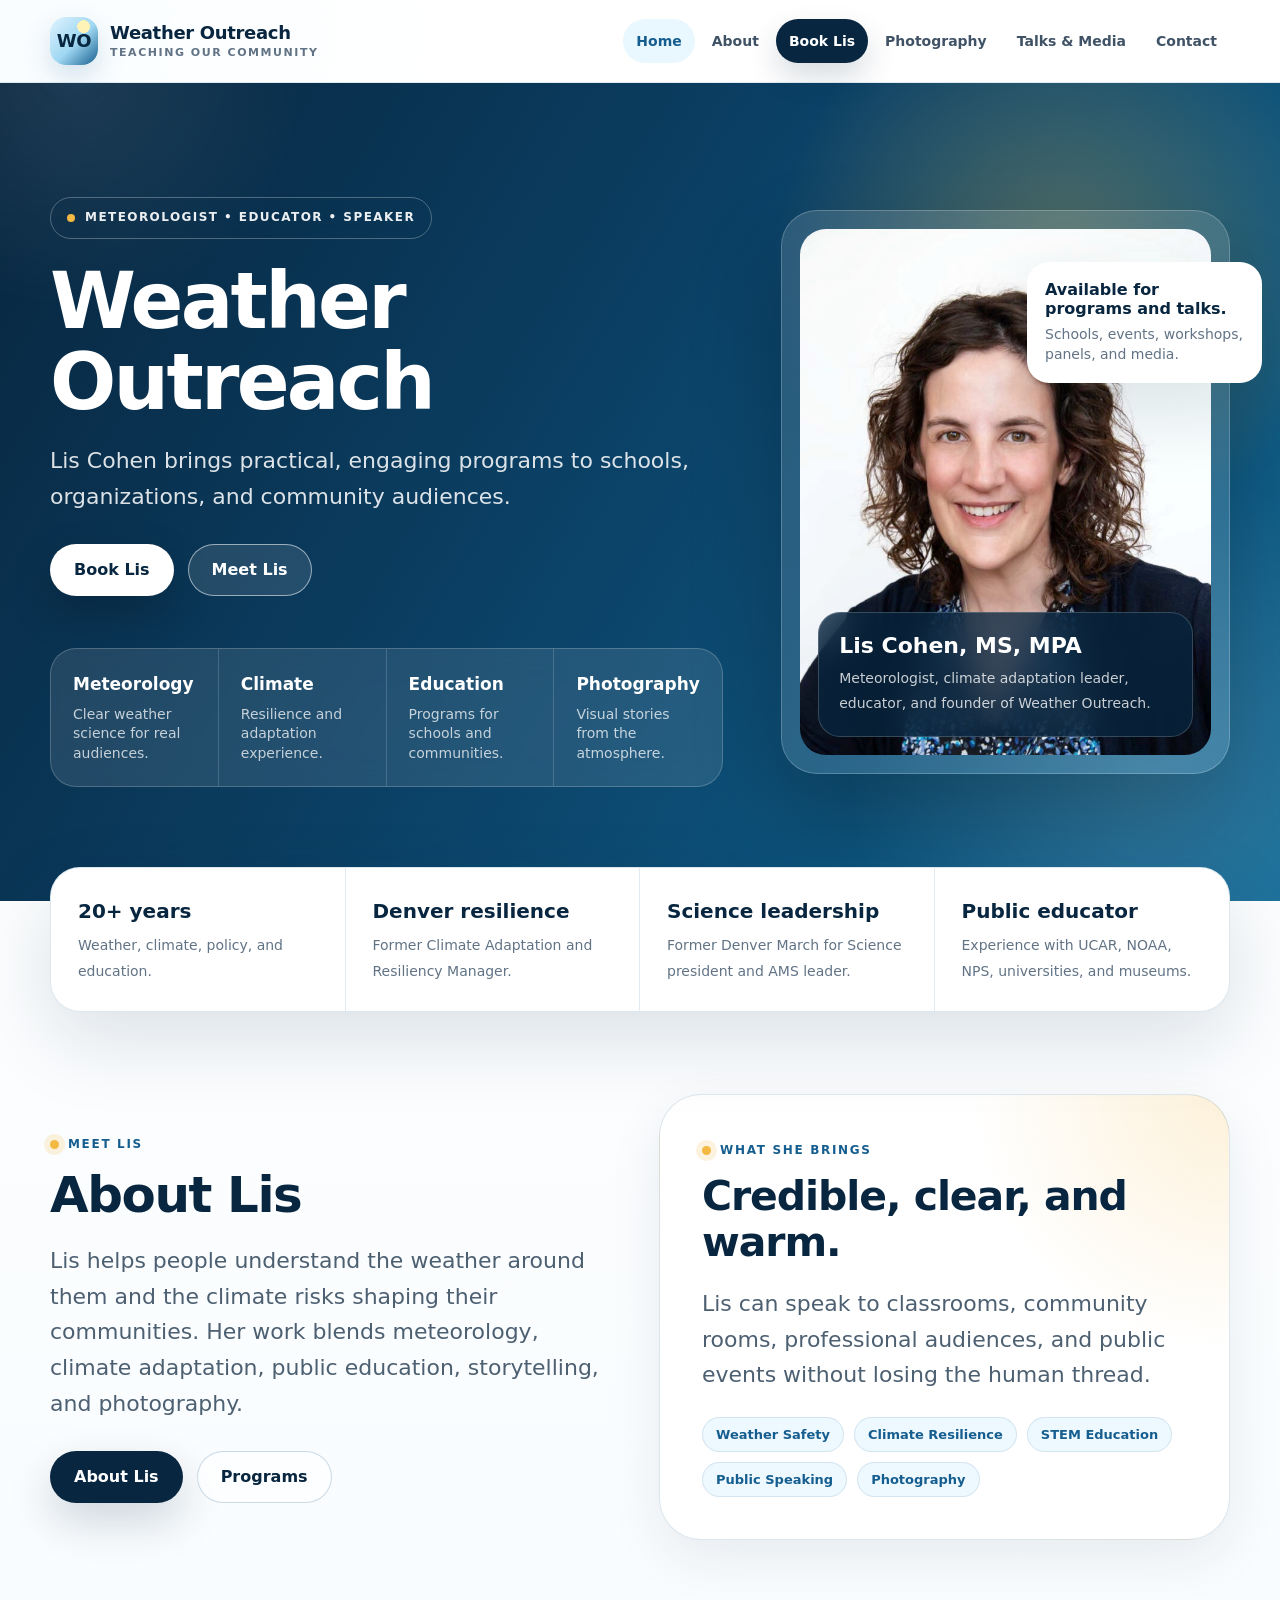
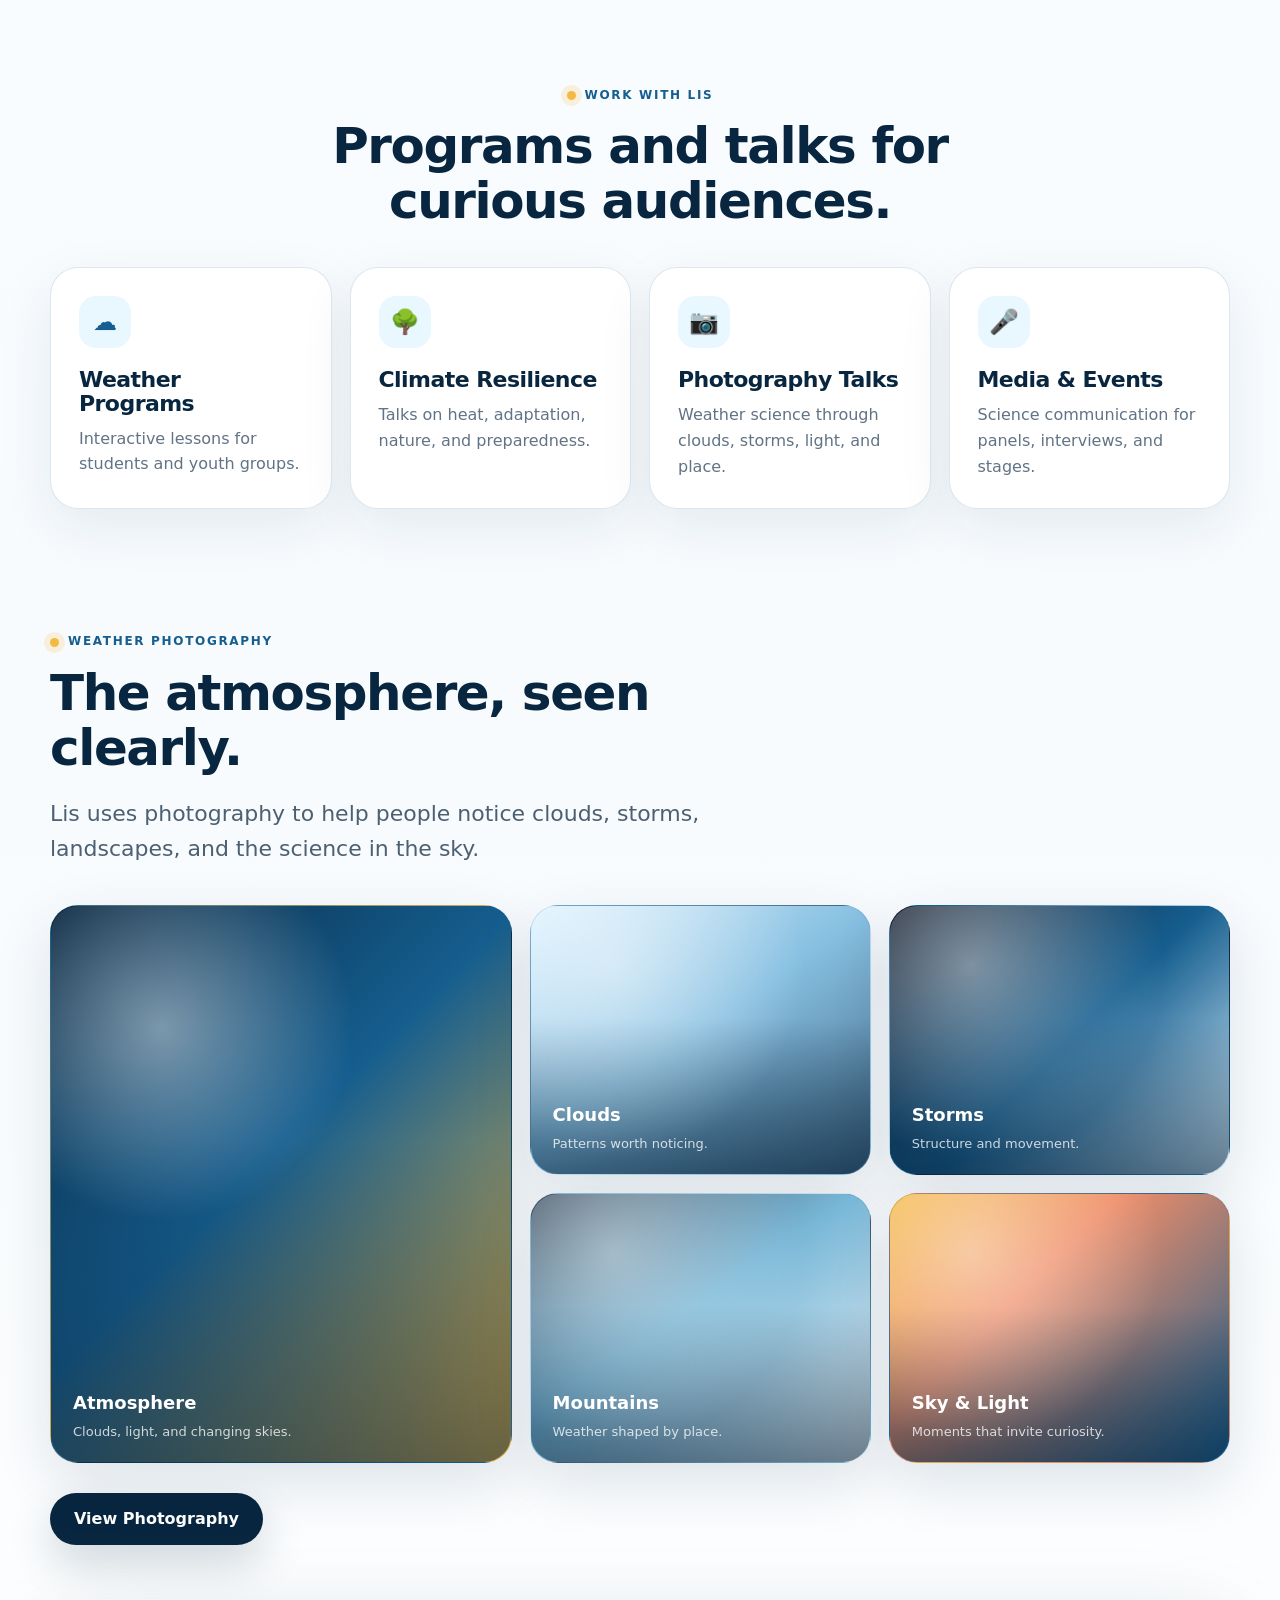
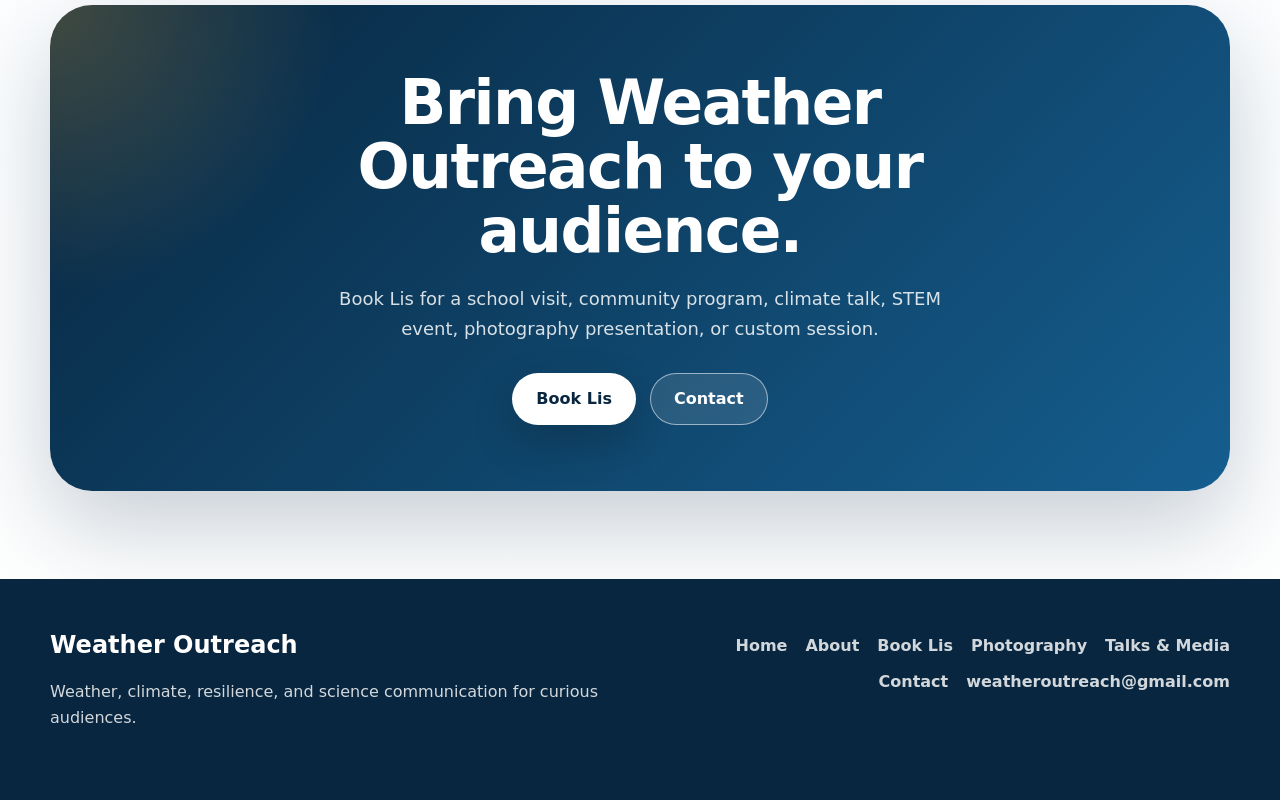
<file: index.html>
<!doctype html>
<html lang="en">
<head>
  <meta charset="utf-8">
  <meta name="viewport" content="width=device-width, initial-scale=1">
  <title>Weather Outreach | Lis Cohen</title>
  <meta name="description" content="Weather Outreach is led by Lis Cohen, MS, MPA: meteorologist, climate adaptation leader, educator, speaker, and weather photographer.">
  <link rel="stylesheet" href="styles.css">
</head>
<body>
  <a class="skip-link" href="#main">Skip to main content</a>

  <header class="site-header">
    <div class="nav-wrap">
      <a class="brand" href="index.html" aria-label="Weather Outreach home">
        <span class="brand-mark">WO</span>
        <span class="brand-text">
          <span class="brand-title">Weather Outreach</span>
          <span class="brand-subtitle">Teaching our community</span>
        </span>
      </a>

      <button class="nav-toggle" type="button" aria-expanded="false" aria-controls="site-nav">Menu</button>

      <nav class="site-nav" id="site-nav" aria-label="Main navigation">
        <a href="index.html" aria-current="page">Home</a>
        <a href="about.html">About</a>
        <a href="booking.html" class="nav-cta">Book Lis</a>
        <a href="photography.html">Photography</a>
        <a href="media.html">Talks & Media</a>
        <a href="contact.html">Contact</a>
      </nav>
    </div>
  </header>

  <main id="main">
    <section class="hero-home">
      <div class="hero-grid">
        <div class="hero-copy reveal">
          <div class="eyebrow"><span class="dot"></span>Meteorologist • Educator • Speaker</div>
          <h1 class="display">Weather Outreach</h1>
          <p class="lead">Lis Cohen brings practical, engaging programs to schools, organizations, and community audiences.</p>
          <div class="button-row">
            <a class="button white" href="booking.html">Book Lis</a>
            <a class="button ghost-white" href="about.html">Meet Lis</a>
          </div>

          <div class="hero-meta">
            <div>
              <strong>Meteorology</strong>
              <span>Clear weather science for real audiences.</span>
            </div>
            <div>
              <strong>Climate</strong>
              <span>Resilience and adaptation experience.</span>
            </div>
            <div>
              <strong>Education</strong>
              <span>Programs for schools and communities.</span>
            </div>
            <div>
              <strong>Photography</strong>
              <span>Visual stories from the atmosphere.</span>
            </div>
          </div>
        </div>

        <div class="hero-media reveal">
          <div class="portrait-card">
            <img src="lis.jpg" alt="Portrait of Lis Cohen" loading="eager">
            <div class="portrait-caption">
              <strong>Lis Cohen, MS, MPA</strong>
              <span>Meteorologist, climate adaptation leader, educator, and founder of Weather Outreach.</span>
            </div>
          </div>
          <div class="float-card">
            <strong>Available for programs and talks.</strong>
            <span>Schools, events, workshops, panels, and media.</span>
          </div>
        </div>
      </div>
    </section>

    <section class="proof-strip" aria-label="Professional highlights">
      <div class="proof-card reveal">
        <div class="proof-item">
          <strong>20+ years</strong>
          <span>Weather, climate, policy, and education.</span>
        </div>
        <div class="proof-item">
          <strong>Denver resilience</strong>
          <span>Former Climate Adaptation and Resiliency Manager.</span>
        </div>
        <div class="proof-item">
          <strong>Science leadership</strong>
          <span>Former Denver March for Science president and AMS leader.</span>
        </div>
        <div class="proof-item">
          <strong>Public educator</strong>
          <span>Experience with UCAR, NOAA, NPS, universities, and museums.</span>
        </div>
      </div>
    </section>

    <section class="section">
      <div class="grid-2">
        <div class="reveal">
          <div class="kicker">Meet Lis</div>
          <h2 class="title">About Lis</h2>
          <p class="lead">Lis helps people understand the weather around them and the climate risks shaping their communities. Her work blends meteorology, climate adaptation, public education, storytelling, and photography.</p>
          <div class="button-row">
            <a class="button primary" href="about.html">About Lis</a>
            <a class="button ghost" href="booking.html">Programs</a>
          </div>
        </div>

        <div class="panel reveal">
          <div class="kicker">What She Brings</div>
          <h3 class="panel-title">Credible, clear, and warm.</h3>
          <p class="lead">Lis can speak to classrooms, community rooms, professional audiences, and public events without losing the human thread.</p>
          <div class="logo-row">
            <span class="logo-pill">Weather Safety</span>
            <span class="logo-pill">Climate Resilience</span>
            <span class="logo-pill">STEM Education</span>
            <span class="logo-pill">Public Speaking</span>
            <span class="logo-pill">Photography</span>
          </div>
        </div>
      </div>
    </section>

    <section class="section compact">
      <div class="section-header center reveal">
        <div class="kicker">Work With Lis</div>
        <h2 class="title">Programs and talks for curious audiences.</h2>
      </div>

      <div class="grid-4">
        <article class="card lift reveal">
          <div class="card-icon">☁️</div>
          <h3>Weather Programs</h3>
          <p>Interactive lessons for students and youth groups.</p>
        </article>

        <article class="card lift reveal">
          <div class="card-icon">🌳</div>
          <h3>Climate Resilience</h3>
          <p>Talks on heat, adaptation, nature, and preparedness.</p>
        </article>

        <article class="card lift reveal">
          <div class="card-icon">📷</div>
          <h3>Photography Talks</h3>
          <p>Weather science through clouds, storms, light, and place.</p>
        </article>

        <article class="card lift reveal">
          <div class="card-icon">🎤</div>
          <h3>Media & Events</h3>
          <p>Science communication for panels, interviews, and stages.</p>
        </article>
      </div>
    </section>

    <section class="section compact">
      <div class="section-header reveal">
        <div class="kicker">Weather Photography</div>
        <h2 class="title">The atmosphere, seen clearly.</h2>
        <p class="lead">Lis uses photography to help people notice clouds, storms, landscapes, and the science in the sky.</p>
      </div>

      <div class="gallery-grid">
        <div class="photo-slot large sky-1 reveal">
          <div class="photo-label"><strong>Atmosphere</strong><span>Clouds, light, and changing skies.</span></div>
        </div>
        <div class="photo-slot sky-2 reveal">
          <div class="photo-label"><strong>Clouds</strong><span>Patterns worth noticing.</span></div>
        </div>
        <div class="photo-slot sky-3 reveal">
          <div class="photo-label"><strong>Storms</strong><span>Structure and movement.</span></div>
        </div>
        <div class="photo-slot sky-4 reveal">
          <div class="photo-label"><strong>Mountains</strong><span>Weather shaped by place.</span></div>
        </div>
        <div class="photo-slot sky-5 reveal">
          <div class="photo-label"><strong>Sky & Light</strong><span>Moments that invite curiosity.</span></div>
        </div>
      </div>

      <div class="button-row">
        <a class="button primary" href="photography.html">View Photography</a>
      </div>
    </section>

    <section class="cta-band reveal">
      <h2>Bring Weather Outreach to your audience.</h2>
      <p>Book Lis for a school visit, community program, climate talk, STEM event, photography presentation, or custom session.</p>
      <div class="button-row">
        <a class="button white" href="booking.html">Book Lis</a>
        <a class="button ghost-white" href="contact.html">Contact</a>
      </div>
    </section>
  </main>

  <footer class="site-footer">
    <div class="footer-wrap">
      <div>
        <h2>Weather Outreach</h2>
        <p>Weather, climate, resilience, and science communication for curious audiences.</p>
      </div>
      <div>
        <div class="footer-links">
          <a href="index.html">Home</a>
          <a href="about.html">About</a>
          <a href="booking.html">Book Lis</a>
          <a href="photography.html">Photography</a>
          <a href="media.html">Talks & Media</a>
          <a href="contact.html">Contact</a>
          <a href="mailto:weatheroutreach@gmail.com">weatheroutreach@gmail.com</a>
        </div>
      </div>
    </div>
  </footer>

  <script src="script.js"></script>
</body>
</html>
</file>
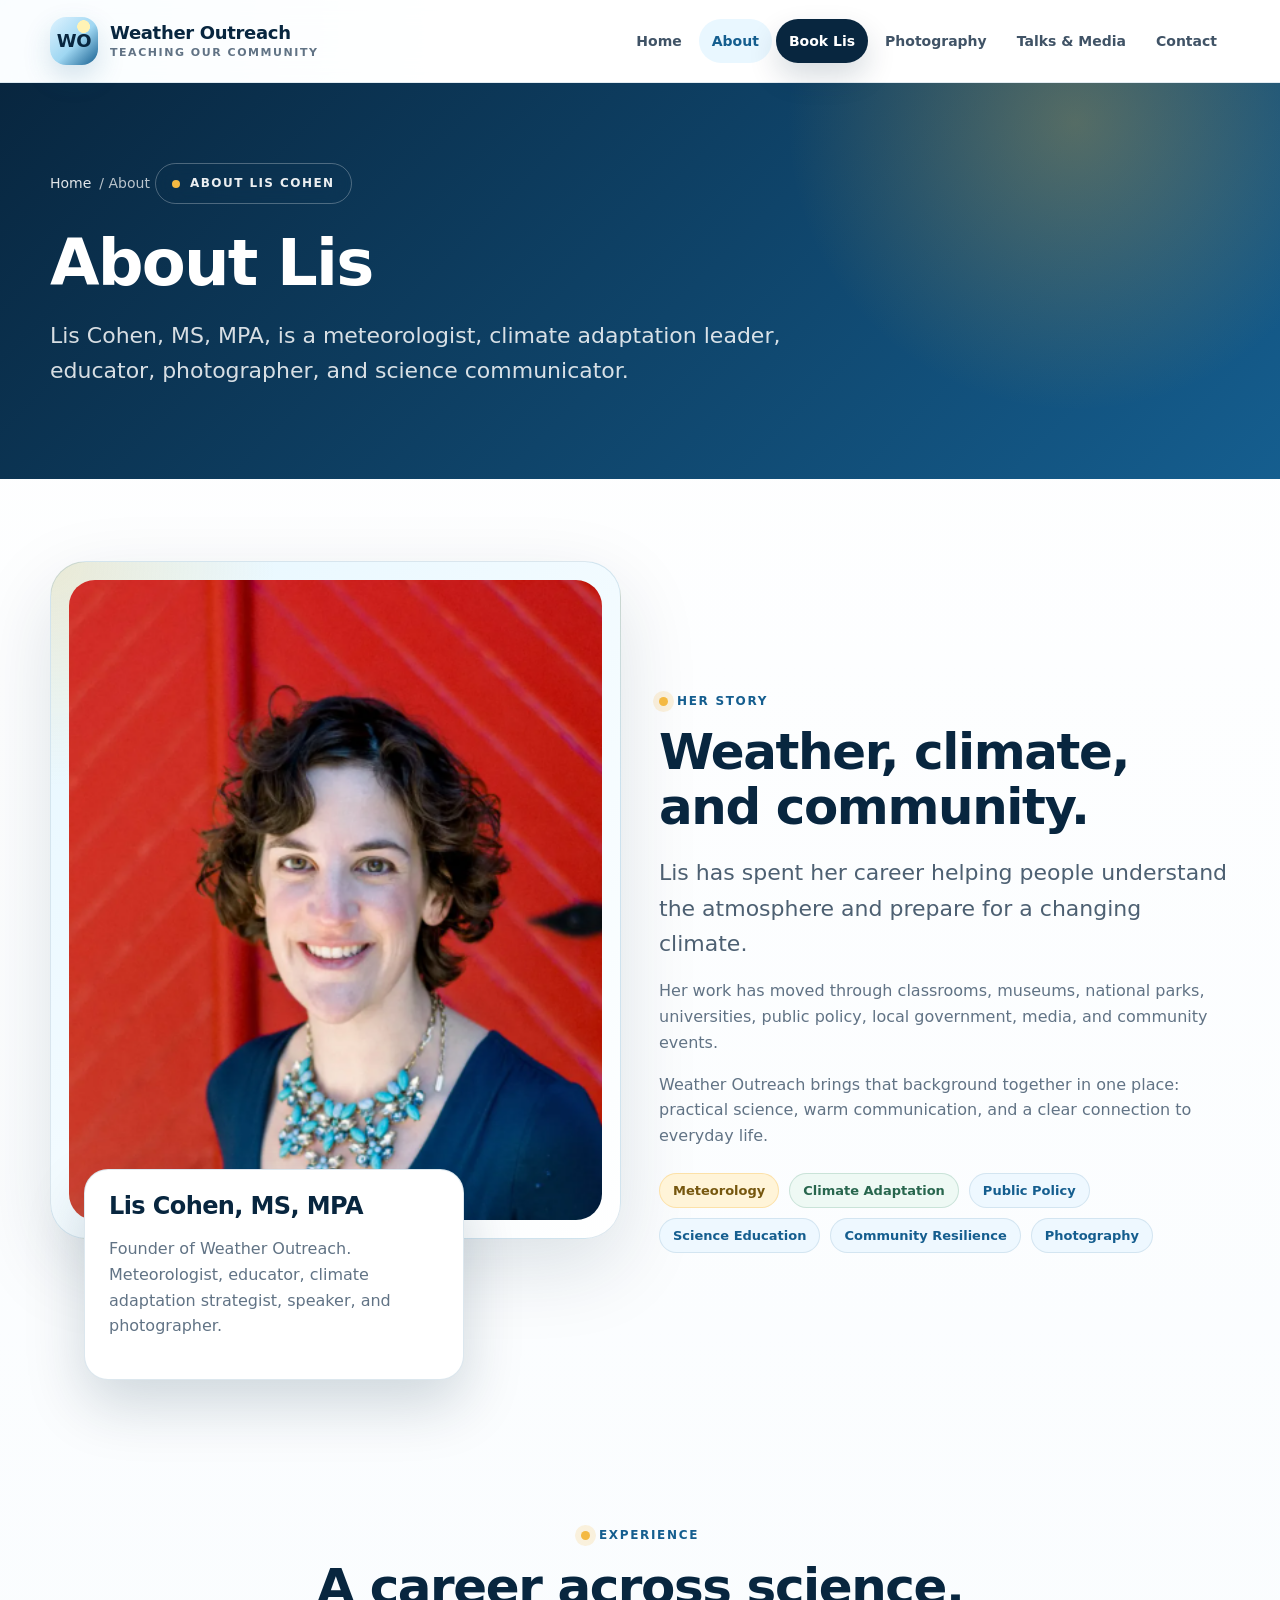
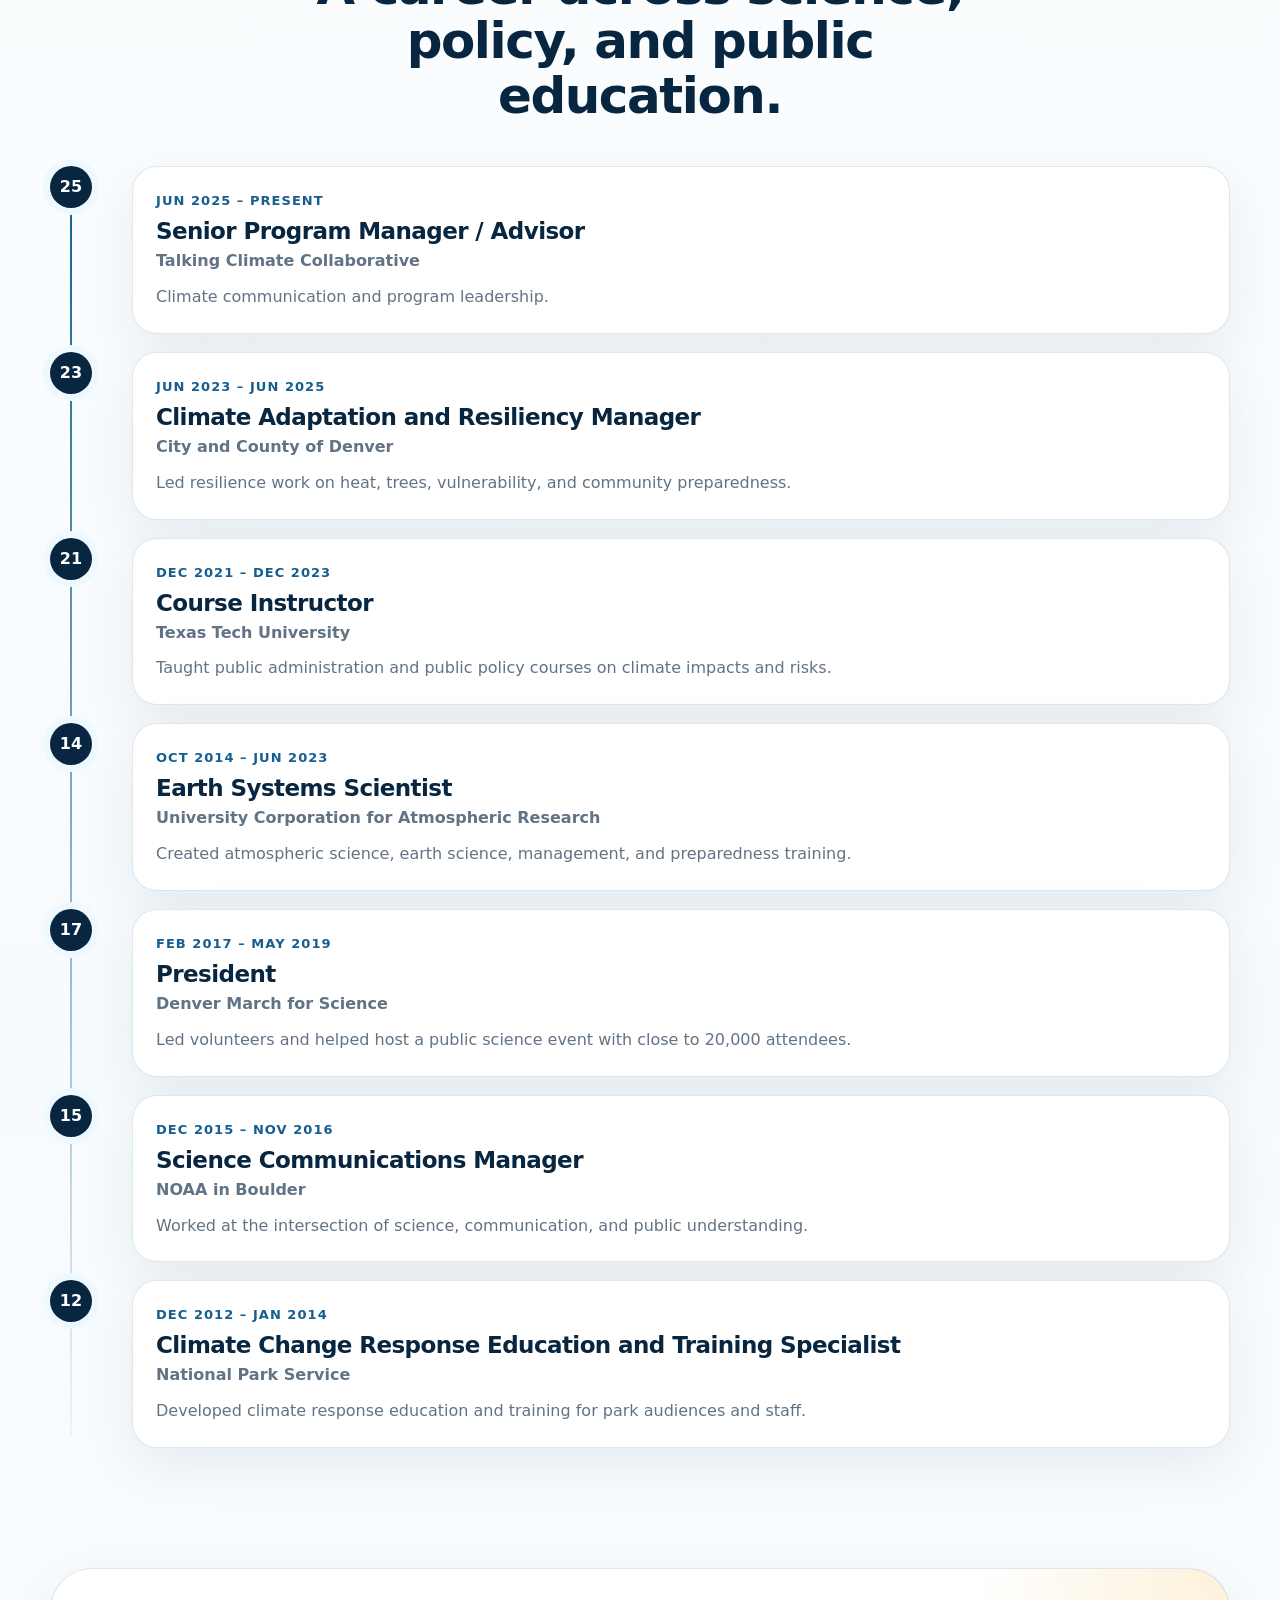
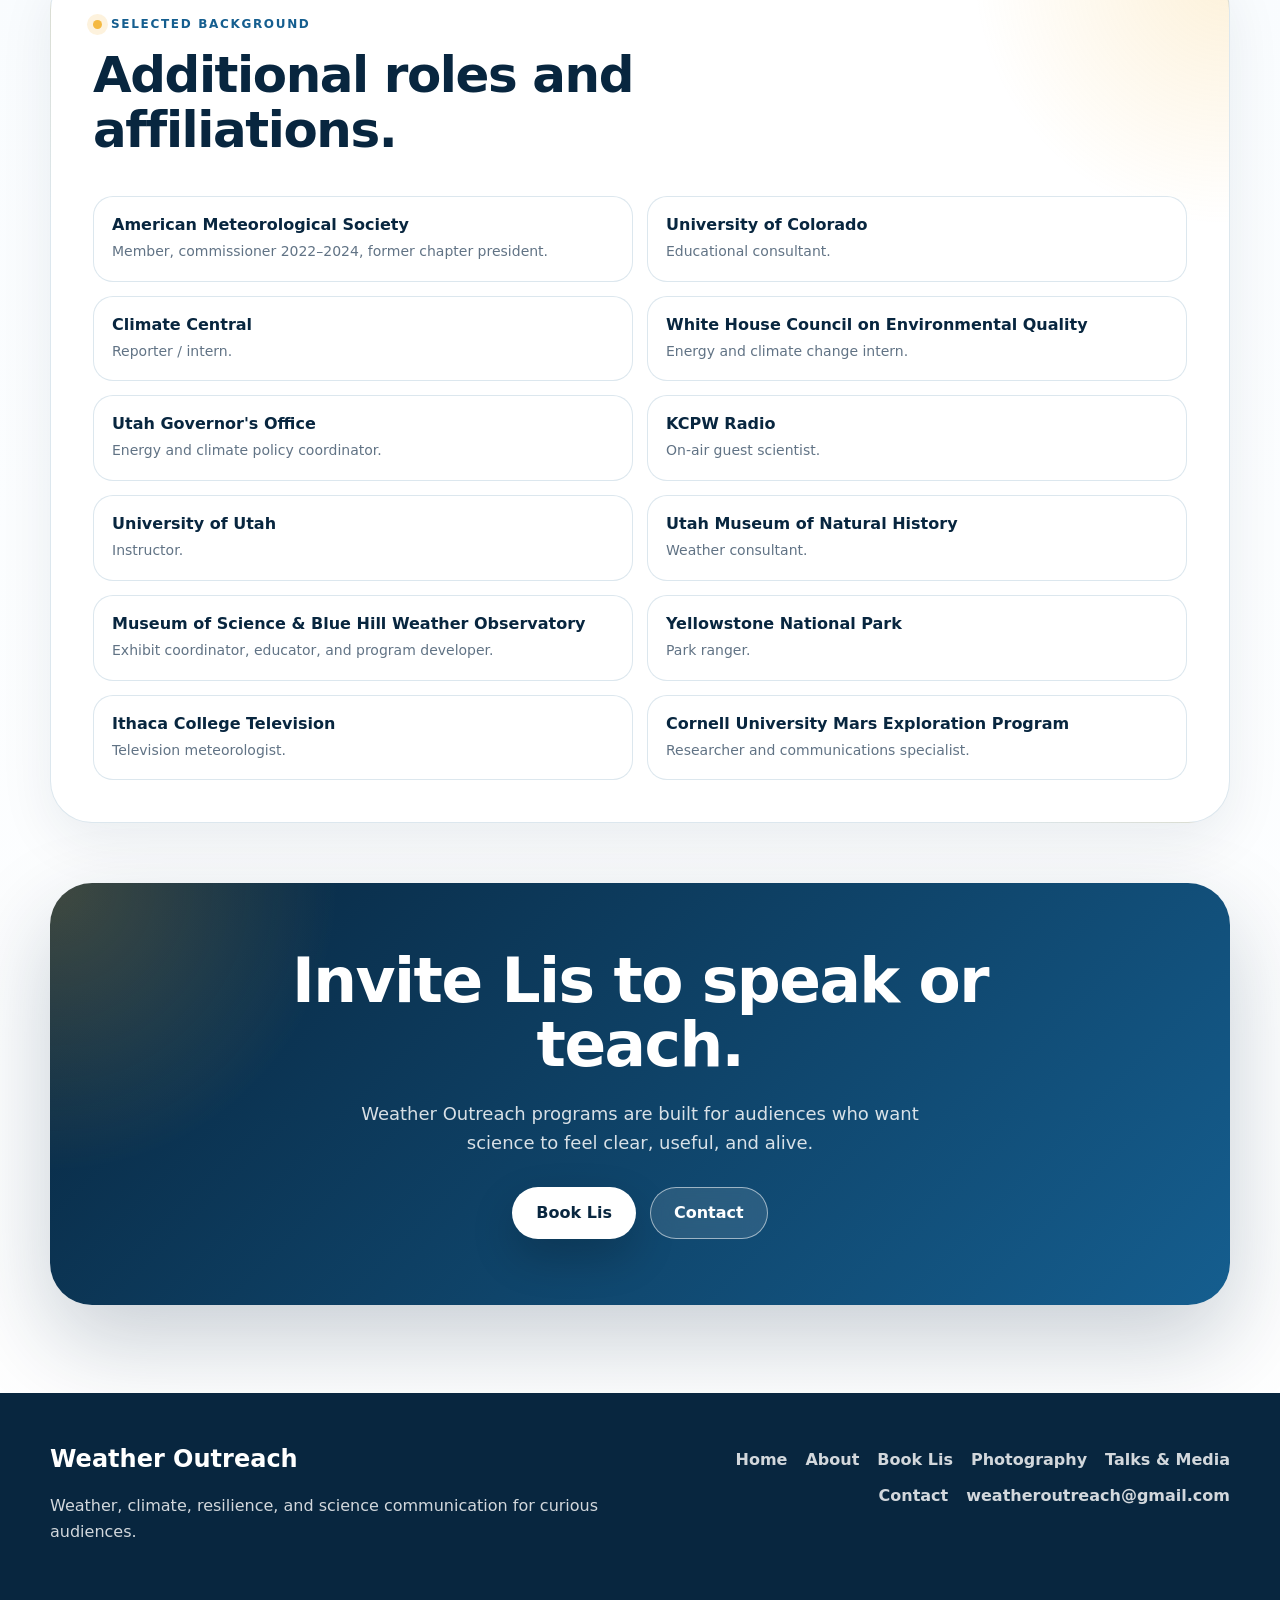
<file: about(1).html>
<!doctype html>
<html lang="en">
<head>
  <meta charset="utf-8">
  <meta name="viewport" content="width=device-width, initial-scale=1">
  <title>About Lis Cohen | Weather Outreach</title>
  <meta name="description" content="Learn about Lis Cohen, MS, MPA: meteorologist, climate adaptation leader, educator, speaker, photographer, and science communicator.">
  <link rel="stylesheet" href="styles.css">
</head>
<body>
  <a class="skip-link" href="#main">Skip to main content</a>

  <header class="site-header">
    <div class="nav-wrap">
      <a class="brand" href="index.html" aria-label="Weather Outreach home">
        <span class="brand-mark">WO</span>
        <span class="brand-text">
          <span class="brand-title">Weather Outreach</span>
          <span class="brand-subtitle">Teaching our community</span>
        </span>
      </a>

      <button class="nav-toggle" type="button" aria-expanded="false" aria-controls="site-nav">Menu</button>

      <nav class="site-nav" id="site-nav" aria-label="Main navigation">
        <a href="index.html">Home</a>
        <a href="about.html" aria-current="page">About</a>
        <a href="booking.html" class="nav-cta">Book Lis</a>
        <a href="photography.html">Photography</a>
        <a href="media.html">Talks & Media</a>
        <a href="contact.html">Contact</a>
      </nav>
    </div>
  </header>

  <main id="main">
    <section class="page-hero">
      <div class="page-hero-inner reveal">
        <div class="breadcrumb"><a href="index.html">Home</a> / About</div>
        <div class="eyebrow"><span class="dot"></span>About Lis Cohen</div>
        <h1 class="page-title">About Lis</h1>
        <p class="lead">Lis Cohen, MS, MPA, is a meteorologist, climate adaptation leader, educator, photographer, and science communicator.</p>
      </div>
    </section>

    <section class="section">
      <div class="grid-2">
        <div class="about-photo-wrap reveal">
          <div class="about-photo">
            <img src="lis2.png" alt="Lis Cohen smiling outdoors" loading="eager">
          </div>
          <div class="signature-card">
            <h3>Lis Cohen, MS, MPA</h3>
            <p class="text-muted">Founder of Weather Outreach. Meteorologist, educator, climate adaptation strategist, speaker, and photographer.</p>
          </div>
        </div>

        <div class="reveal">
          <div class="kicker">Her Story</div>
          <h2 class="title">Weather, climate, and community.</h2>
          <p class="lead">Lis has spent her career helping people understand the atmosphere and prepare for a changing climate.</p>
          <p class="text-muted">Her work has moved through classrooms, museums, national parks, universities, public policy, local government, media, and community events.</p>
          <p class="text-muted">Weather Outreach brings that background together in one place: practical science, warm communication, and a clear connection to everyday life.</p>
          <div class="logo-row">
            <span class="tag gold">Meteorology</span>
            <span class="tag green">Climate Adaptation</span>
            <span class="tag">Public Policy</span>
            <span class="tag">Science Education</span>
            <span class="tag">Community Resilience</span>
            <span class="tag">Photography</span>
          </div>
        </div>
      </div>
    </section>

    <section class="section compact">
      <div class="section-header center reveal">
        <div class="kicker">Experience</div>
        <h2 class="title">A career across science, policy, and public education.</h2>
      </div>

      <div class="timeline">
        <article class="timeline-item reveal">
          <div class="timeline-dot">25</div>
          <div class="timeline-card">
            <div class="date">Jun 2025 – Present</div>
            <h3>Senior Program Manager / Advisor</h3>
            <div class="org">Talking Climate Collaborative</div>
            <p>Climate communication and program leadership.</p>
          </div>
        </article>

        <article class="timeline-item reveal">
          <div class="timeline-dot">23</div>
          <div class="timeline-card">
            <div class="date">Jun 2023 – Jun 2025</div>
            <h3>Climate Adaptation and Resiliency Manager</h3>
            <div class="org">City and County of Denver</div>
            <p>Led resilience work on heat, trees, vulnerability, and community preparedness.</p>
          </div>
        </article>

        <article class="timeline-item reveal">
          <div class="timeline-dot">21</div>
          <div class="timeline-card">
            <div class="date">Dec 2021 – Dec 2023</div>
            <h3>Course Instructor</h3>
            <div class="org">Texas Tech University</div>
            <p>Taught public administration and public policy courses on climate impacts and risks.</p>
          </div>
        </article>

        <article class="timeline-item reveal">
          <div class="timeline-dot">14</div>
          <div class="timeline-card">
            <div class="date">Oct 2014 – Jun 2023</div>
            <h3>Earth Systems Scientist</h3>
            <div class="org">University Corporation for Atmospheric Research</div>
            <p>Created atmospheric science, earth science, management, and preparedness training.</p>
          </div>
        </article>

        <article class="timeline-item reveal">
          <div class="timeline-dot">17</div>
          <div class="timeline-card">
            <div class="date">Feb 2017 – May 2019</div>
            <h3>President</h3>
            <div class="org">Denver March for Science</div>
            <p>Led volunteers and helped host a public science event with close to 20,000 attendees.</p>
          </div>
        </article>

        <article class="timeline-item reveal">
          <div class="timeline-dot">15</div>
          <div class="timeline-card">
            <div class="date">Dec 2015 – Nov 2016</div>
            <h3>Science Communications Manager</h3>
            <div class="org">NOAA in Boulder</div>
            <p>Worked at the intersection of science, communication, and public understanding.</p>
          </div>
        </article>

        <article class="timeline-item reveal">
          <div class="timeline-dot">12</div>
          <div class="timeline-card">
            <div class="date">Dec 2012 – Jan 2014</div>
            <h3>Climate Change Response Education and Training Specialist</h3>
            <div class="org">National Park Service</div>
            <p>Developed climate response education and training for park audiences and staff.</p>
          </div>
        </article>
      </div>
    </section>

    <section class="section compact">
      <div class="panel reveal">
        <div class="section-header">
          <div class="kicker">Selected Background</div>
          <h2 class="title">Additional roles and affiliations.</h2>
        </div>
        <div class="timeline-compact">
          <div class="mini-exp"><strong>American Meteorological Society</strong><span>Member, commissioner 2022–2024, former chapter president.</span></div>
          <div class="mini-exp"><strong>University of Colorado</strong><span>Educational consultant.</span></div>
          <div class="mini-exp"><strong>Climate Central</strong><span>Reporter / intern.</span></div>
          <div class="mini-exp"><strong>White House Council on Environmental Quality</strong><span>Energy and climate change intern.</span></div>
          <div class="mini-exp"><strong>Utah Governor's Office</strong><span>Energy and climate policy coordinator.</span></div>
          <div class="mini-exp"><strong>KCPW Radio</strong><span>On-air guest scientist.</span></div>
          <div class="mini-exp"><strong>University of Utah</strong><span>Instructor.</span></div>
          <div class="mini-exp"><strong>Utah Museum of Natural History</strong><span>Weather consultant.</span></div>
          <div class="mini-exp"><strong>Museum of Science & Blue Hill Weather Observatory</strong><span>Exhibit coordinator, educator, and program developer.</span></div>
          <div class="mini-exp"><strong>Yellowstone National Park</strong><span>Park ranger.</span></div>
          <div class="mini-exp"><strong>Ithaca College Television</strong><span>Television meteorologist.</span></div>
          <div class="mini-exp"><strong>Cornell University Mars Exploration Program</strong><span>Researcher and communications specialist.</span></div>
        </div>
      </div>
    </section>

    <section class="cta-band reveal">
      <h2>Invite Lis to speak or teach.</h2>
      <p>Weather Outreach programs are built for audiences who want science to feel clear, useful, and alive.</p>
      <div class="button-row">
        <a class="button white" href="booking.html">Book Lis</a>
        <a class="button ghost-white" href="contact.html">Contact</a>
      </div>
    </section>
  </main>

  <footer class="site-footer">
    <div class="footer-wrap">
      <div>
        <h2>Weather Outreach</h2>
        <p>Weather, climate, resilience, and science communication for curious audiences.</p>
      </div>
      <div>
        <div class="footer-links">
          <a href="index.html">Home</a>
          <a href="about.html">About</a>
          <a href="booking.html">Book Lis</a>
          <a href="photography.html">Photography</a>
          <a href="media.html">Talks & Media</a>
          <a href="contact.html">Contact</a>
          <a href="mailto:weatheroutreach@gmail.com">weatheroutreach@gmail.com</a>
        </div>
      </div>
    </div>
  </footer>

  <script src="script.js"></script>
</body>
</html>
</file>
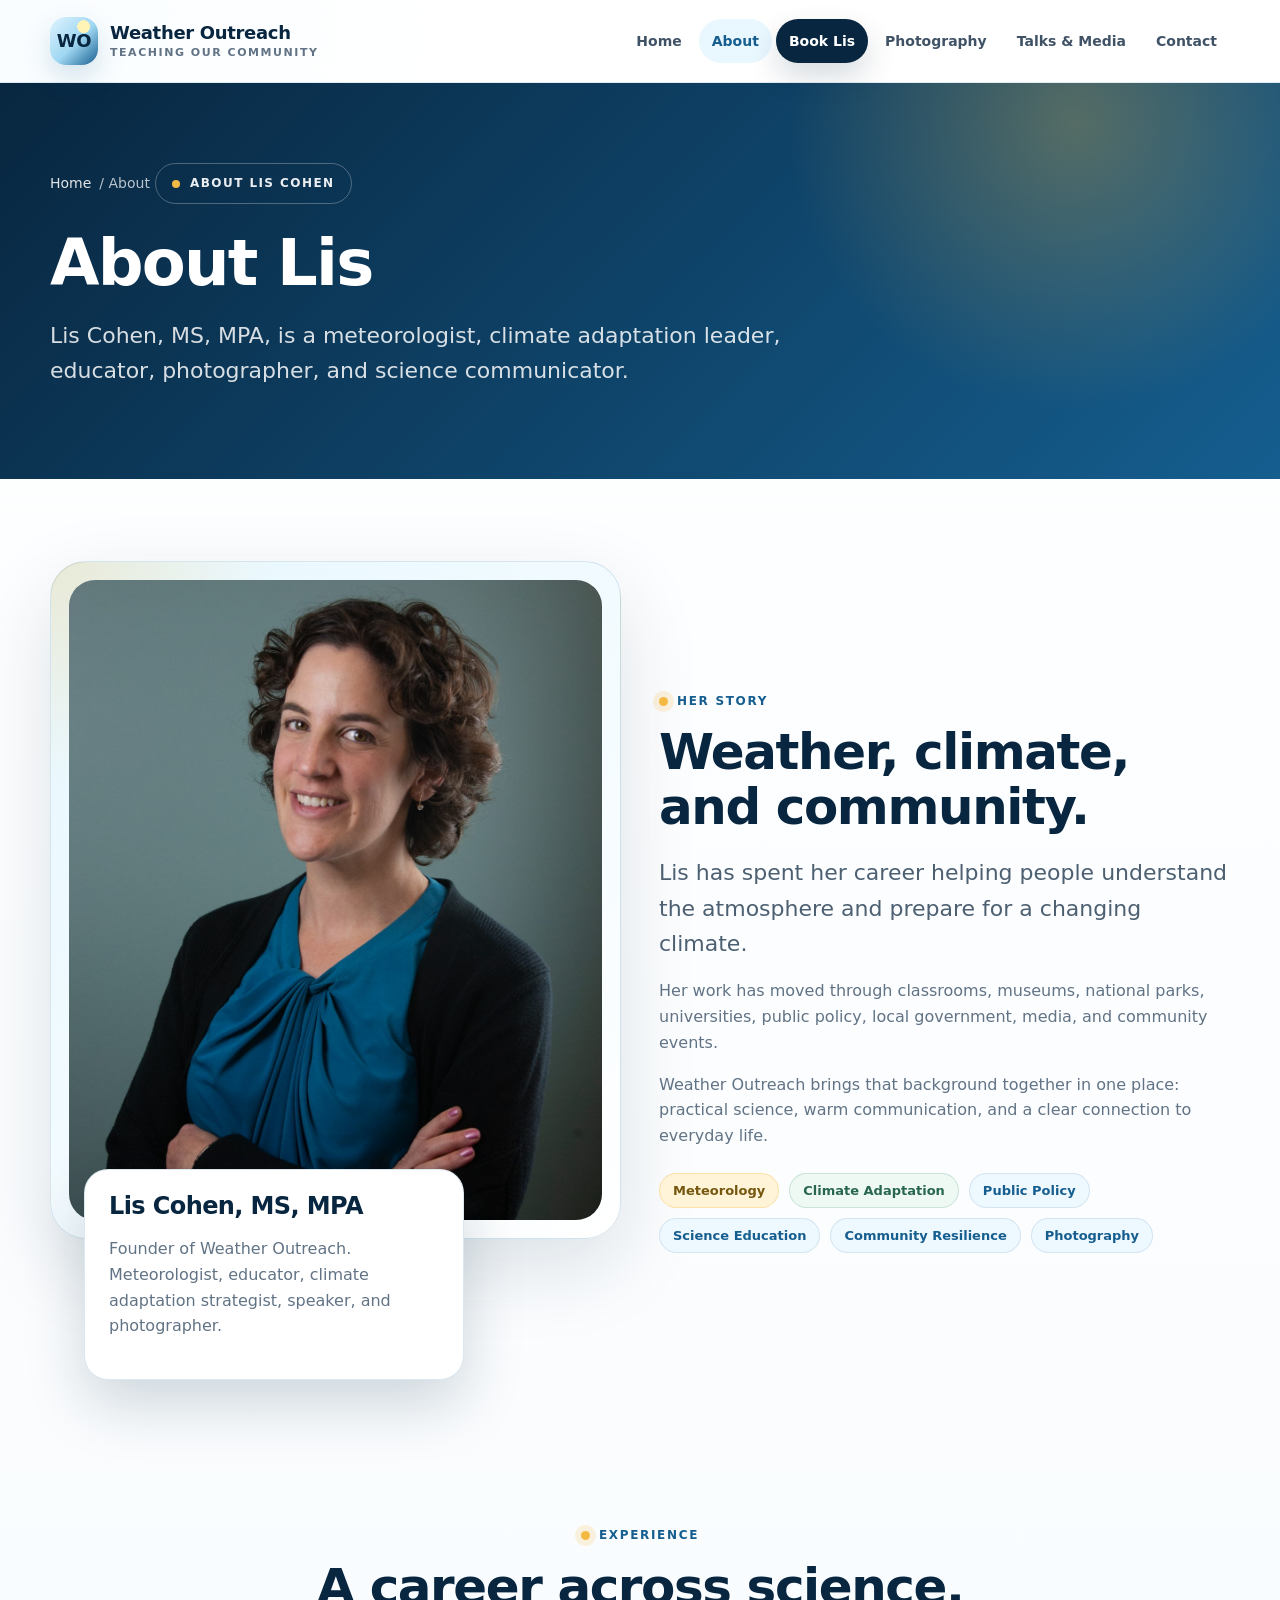
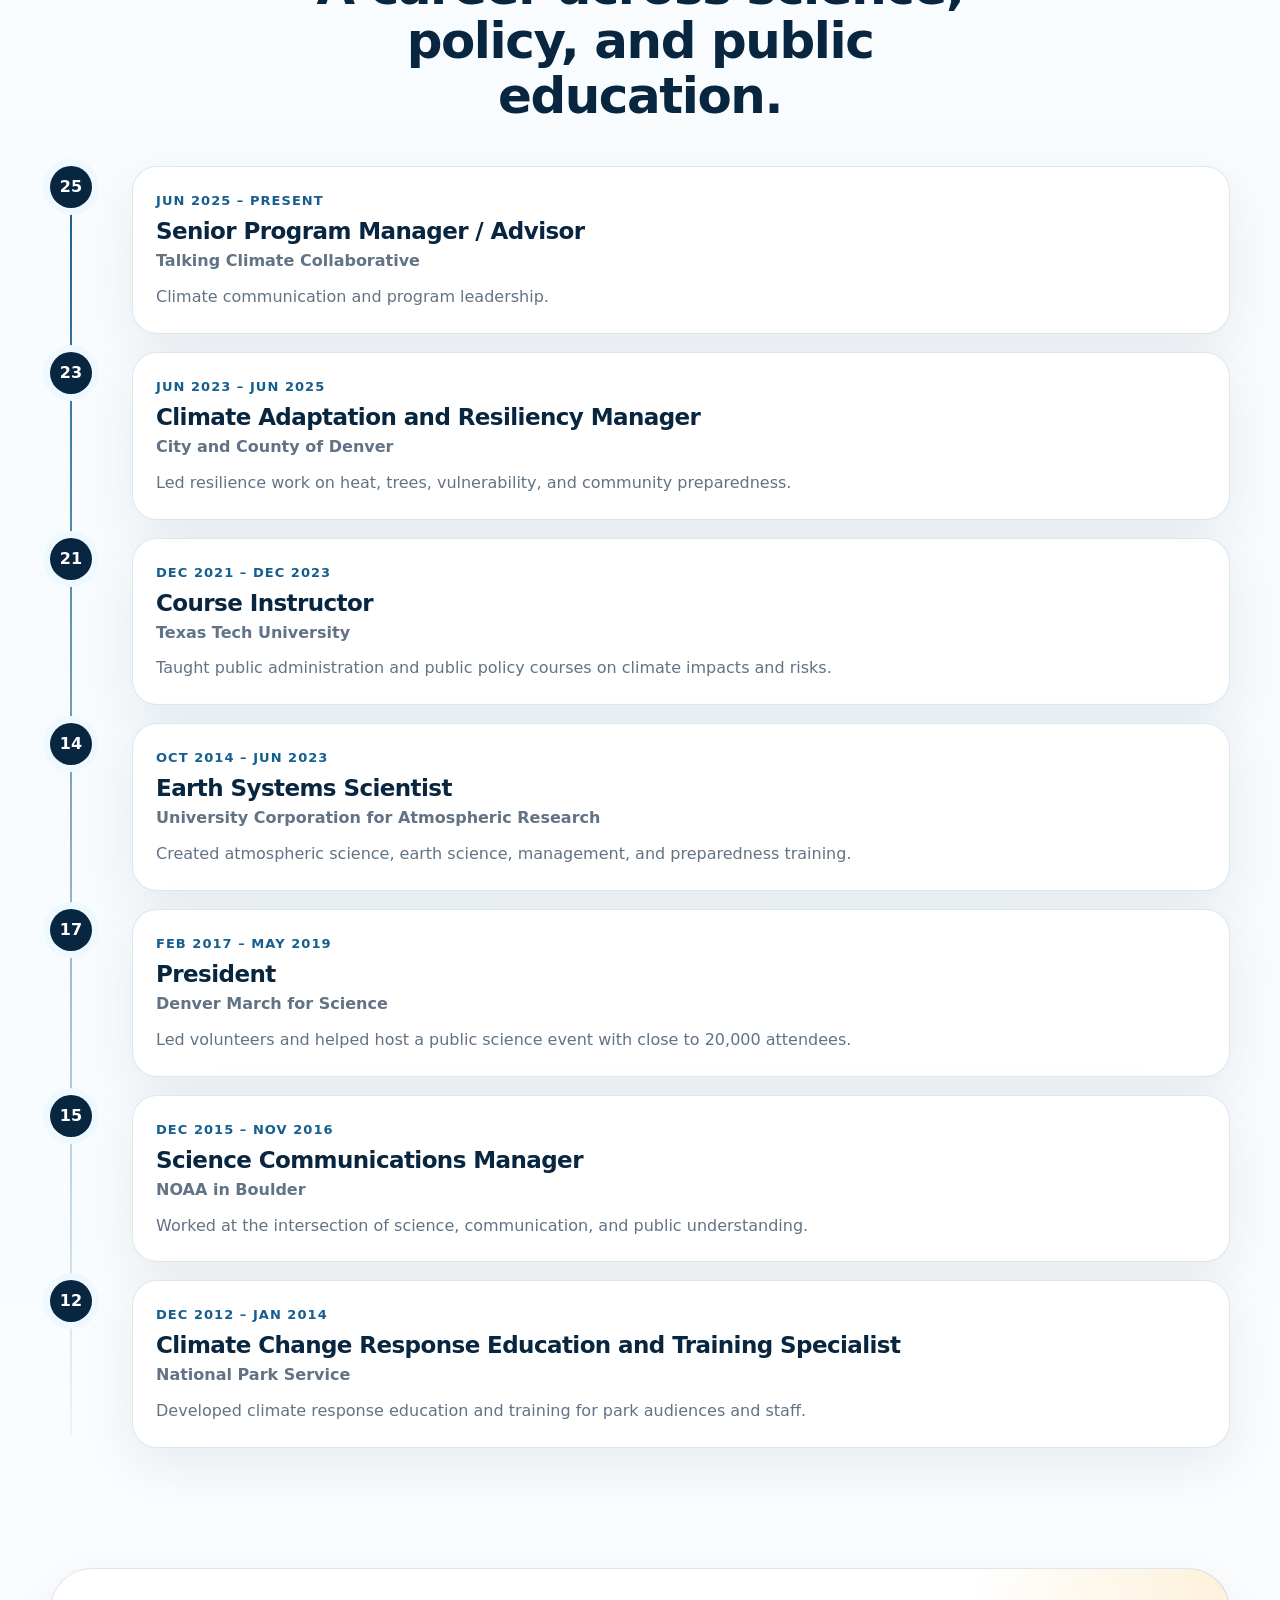
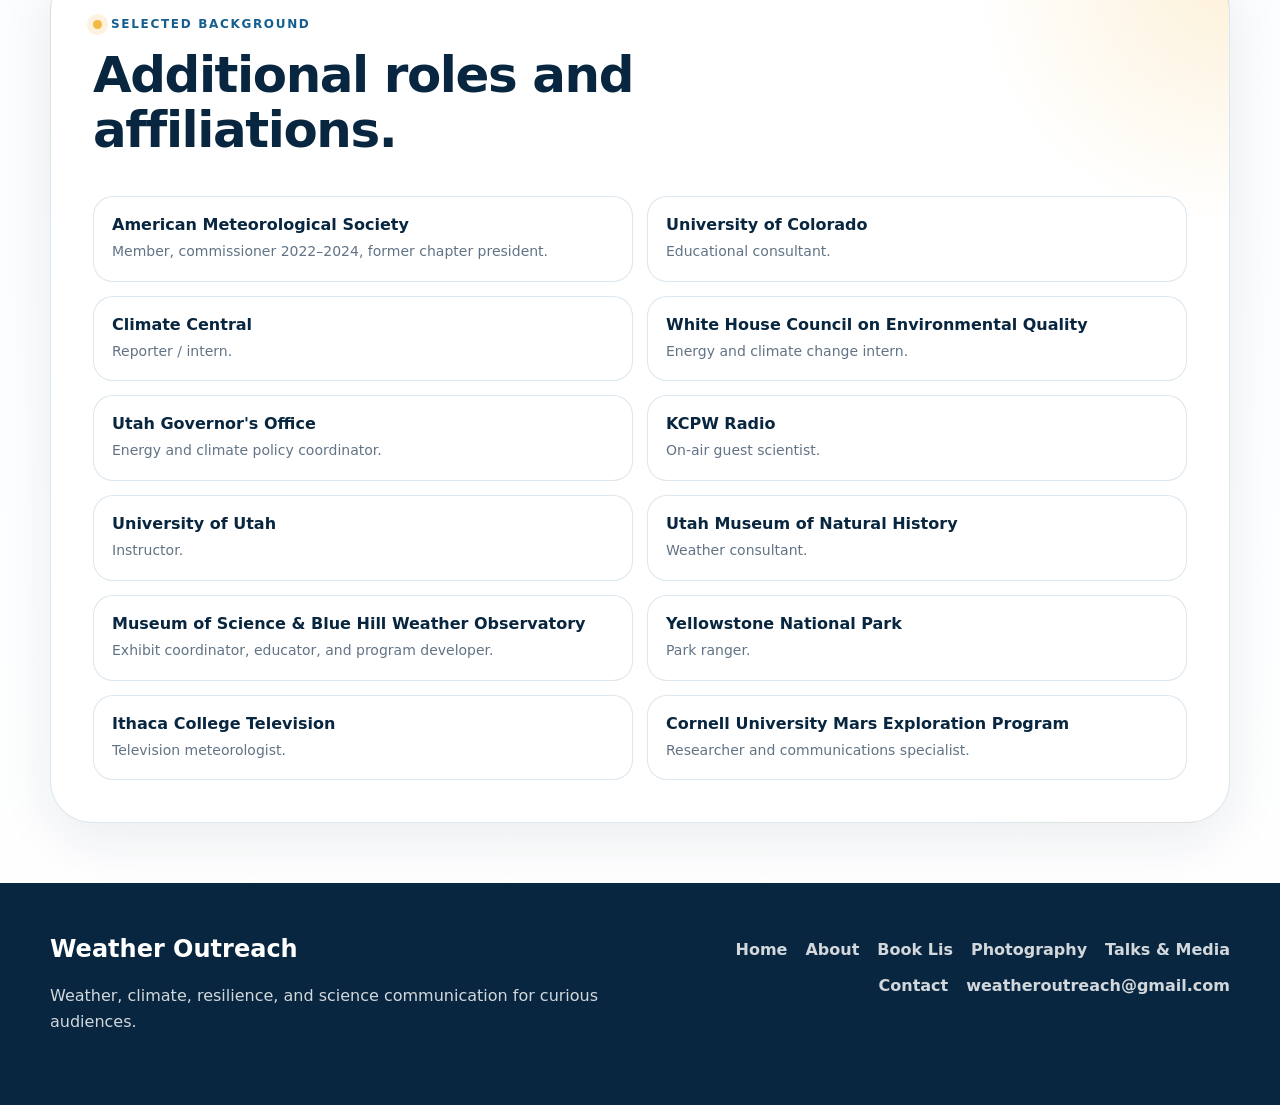
<file: about.html>
<!doctype html>
<html lang="en">
<head>
  <meta charset="utf-8">
  <meta name="viewport" content="width=device-width, initial-scale=1">
  <title>About Lis Cohen | Weather Outreach</title>
  <meta name="description" content="Learn about Lis Cohen, MS, MPA: meteorologist, climate adaptation leader, educator, speaker, photographer, and science communicator.">
  <link rel="stylesheet" href="styles.css">
</head>
<body>
  <a class="skip-link" href="#main">Skip to main content</a>

  <header class="site-header">
    <div class="nav-wrap">
      <a class="brand" href="index.html" aria-label="Weather Outreach home">
        <span class="brand-mark">WO</span>
        <span class="brand-text">
          <span class="brand-title">Weather Outreach</span>
          <span class="brand-subtitle">Teaching our community</span>
        </span>
      </a>

      <button class="nav-toggle" type="button" aria-expanded="false" aria-controls="site-nav">Menu</button>

      <nav class="site-nav" id="site-nav" aria-label="Main navigation">
        <a href="index.html">Home</a>
        <a href="about.html" aria-current="page">About</a>
        <a href="booking.html" class="nav-cta">Book Lis</a>
        <a href="photography.html">Photography</a>
        <a href="media.html">Talks & Media</a>
        <a href="contact.html">Contact</a>
      </nav>
    </div>
  </header>

  <main id="main">
    <section class="page-hero">
      <div class="page-hero-inner reveal">
        <div class="breadcrumb"><a href="index.html">Home</a> / About</div>
        <div class="eyebrow"><span class="dot"></span>About Lis Cohen</div>
        <h1 class="page-title">About Lis</h1>
        <p class="lead">Lis Cohen, MS, MPA, is a meteorologist, climate adaptation leader, educator, photographer, and science communicator.</p>
      </div>
    </section>

    <section class="section">
      <div class="grid-2">
        <div class="about-photo-wrap reveal">
          <div class="about-photo">
            <img src="lis3.jpg" alt="Lis Cohen smiling outdoors" loading="eager">
          </div>
          <div class="signature-card">
            <h3>Lis Cohen, MS, MPA</h3>
            <p class="text-muted">Founder of Weather Outreach. Meteorologist, educator, climate adaptation strategist, speaker, and photographer.</p>
          </div>
        </div>

        <div class="reveal">
          <div class="kicker">Her Story</div>
          <h2 class="title">Weather, climate, and community.</h2>
          <p class="lead">Lis has spent her career helping people understand the atmosphere and prepare for a changing climate.</p>
          <p class="text-muted">Her work has moved through classrooms, museums, national parks, universities, public policy, local government, media, and community events.</p>
          <p class="text-muted">Weather Outreach brings that background together in one place: practical science, warm communication, and a clear connection to everyday life.</p>
          <div class="logo-row">
            <span class="tag gold">Meteorology</span>
            <span class="tag green">Climate Adaptation</span>
            <span class="tag">Public Policy</span>
            <span class="tag">Science Education</span>
            <span class="tag">Community Resilience</span>
            <span class="tag">Photography</span>
          </div>
        </div>
      </div>
    </section>

    <section class="section compact">
      <div class="section-header center reveal">
        <div class="kicker">Experience</div>
        <h2 class="title">A career across science, policy, and public education.</h2>
      </div>

      <div class="timeline">
        <article class="timeline-item reveal">
          <div class="timeline-dot">25</div>
          <div class="timeline-card">
            <div class="date">Jun 2025 – Present</div>
            <h3>Senior Program Manager / Advisor</h3>
            <div class="org">Talking Climate Collaborative</div>
            <p>Climate communication and program leadership.</p>
          </div>
        </article>

        <article class="timeline-item reveal">
          <div class="timeline-dot">23</div>
          <div class="timeline-card">
            <div class="date">Jun 2023 – Jun 2025</div>
            <h3>Climate Adaptation and Resiliency Manager</h3>
            <div class="org">City and County of Denver</div>
            <p>Led resilience work on heat, trees, vulnerability, and community preparedness.</p>
          </div>
        </article>

        <article class="timeline-item reveal">
          <div class="timeline-dot">21</div>
          <div class="timeline-card">
            <div class="date">Dec 2021 – Dec 2023</div>
            <h3>Course Instructor</h3>
            <div class="org">Texas Tech University</div>
            <p>Taught public administration and public policy courses on climate impacts and risks.</p>
          </div>
        </article>

        <article class="timeline-item reveal">
          <div class="timeline-dot">14</div>
          <div class="timeline-card">
            <div class="date">Oct 2014 – Jun 2023</div>
            <h3>Earth Systems Scientist</h3>
            <div class="org">University Corporation for Atmospheric Research</div>
            <p>Created atmospheric science, earth science, management, and preparedness training.</p>
          </div>
        </article>

        <article class="timeline-item reveal">
          <div class="timeline-dot">17</div>
          <div class="timeline-card">
            <div class="date">Feb 2017 – May 2019</div>
            <h3>President</h3>
            <div class="org">Denver March for Science</div>
            <p>Led volunteers and helped host a public science event with close to 20,000 attendees.</p>
          </div>
        </article>

        <article class="timeline-item reveal">
          <div class="timeline-dot">15</div>
          <div class="timeline-card">
            <div class="date">Dec 2015 – Nov 2016</div>
            <h3>Science Communications Manager</h3>
            <div class="org">NOAA in Boulder</div>
            <p>Worked at the intersection of science, communication, and public understanding.</p>
          </div>
        </article>

        <article class="timeline-item reveal">
          <div class="timeline-dot">12</div>
          <div class="timeline-card">
            <div class="date">Dec 2012 – Jan 2014</div>
            <h3>Climate Change Response Education and Training Specialist</h3>
            <div class="org">National Park Service</div>
            <p>Developed climate response education and training for park audiences and staff.</p>
          </div>
        </article>
      </div>
    </section>

    <section class="section compact">
      <div class="panel reveal">
        <div class="section-header">
          <div class="kicker">Selected Background</div>
          <h2 class="title">Additional roles and affiliations.</h2>
        </div>
        <div class="timeline-compact">
          <div class="mini-exp"><strong>American Meteorological Society</strong><span>Member, commissioner 2022–2024, former chapter president.</span></div>
          <div class="mini-exp"><strong>University of Colorado</strong><span>Educational consultant.</span></div>
          <div class="mini-exp"><strong>Climate Central</strong><span>Reporter / intern.</span></div>
          <div class="mini-exp"><strong>White House Council on Environmental Quality</strong><span>Energy and climate change intern.</span></div>
          <div class="mini-exp"><strong>Utah Governor's Office</strong><span>Energy and climate policy coordinator.</span></div>
          <div class="mini-exp"><strong>KCPW Radio</strong><span>On-air guest scientist.</span></div>
          <div class="mini-exp"><strong>University of Utah</strong><span>Instructor.</span></div>
          <div class="mini-exp"><strong>Utah Museum of Natural History</strong><span>Weather consultant.</span></div>
          <div class="mini-exp"><strong>Museum of Science & Blue Hill Weather Observatory</strong><span>Exhibit coordinator, educator, and program developer.</span></div>
          <div class="mini-exp"><strong>Yellowstone National Park</strong><span>Park ranger.</span></div>
          <div class="mini-exp"><strong>Ithaca College Television</strong><span>Television meteorologist.</span></div>
          <div class="mini-exp"><strong>Cornell University Mars Exploration Program</strong><span>Researcher and communications specialist.</span></div>
        </div>
      </div>
    </section>
  </main>

  <footer class="site-footer">
    <div class="footer-wrap">
      <div>
        <h2>Weather Outreach</h2>
        <p>Weather, climate, resilience, and science communication for curious audiences.</p>
      </div>
      <div>
        <div class="footer-links">
          <a href="index.html">Home</a>
          <a href="about.html">About</a>
          <a href="booking.html">Book Lis</a>
          <a href="photography.html">Photography</a>
          <a href="media.html">Talks & Media</a>
          <a href="contact.html">Contact</a>
          <a href="mailto:weatheroutreach@gmail.com">weatheroutreach@gmail.com</a>
        </div>
      </div>
    </div>
  </footer>

  <script src="script.js"></script>
</body>
</html>
</file>
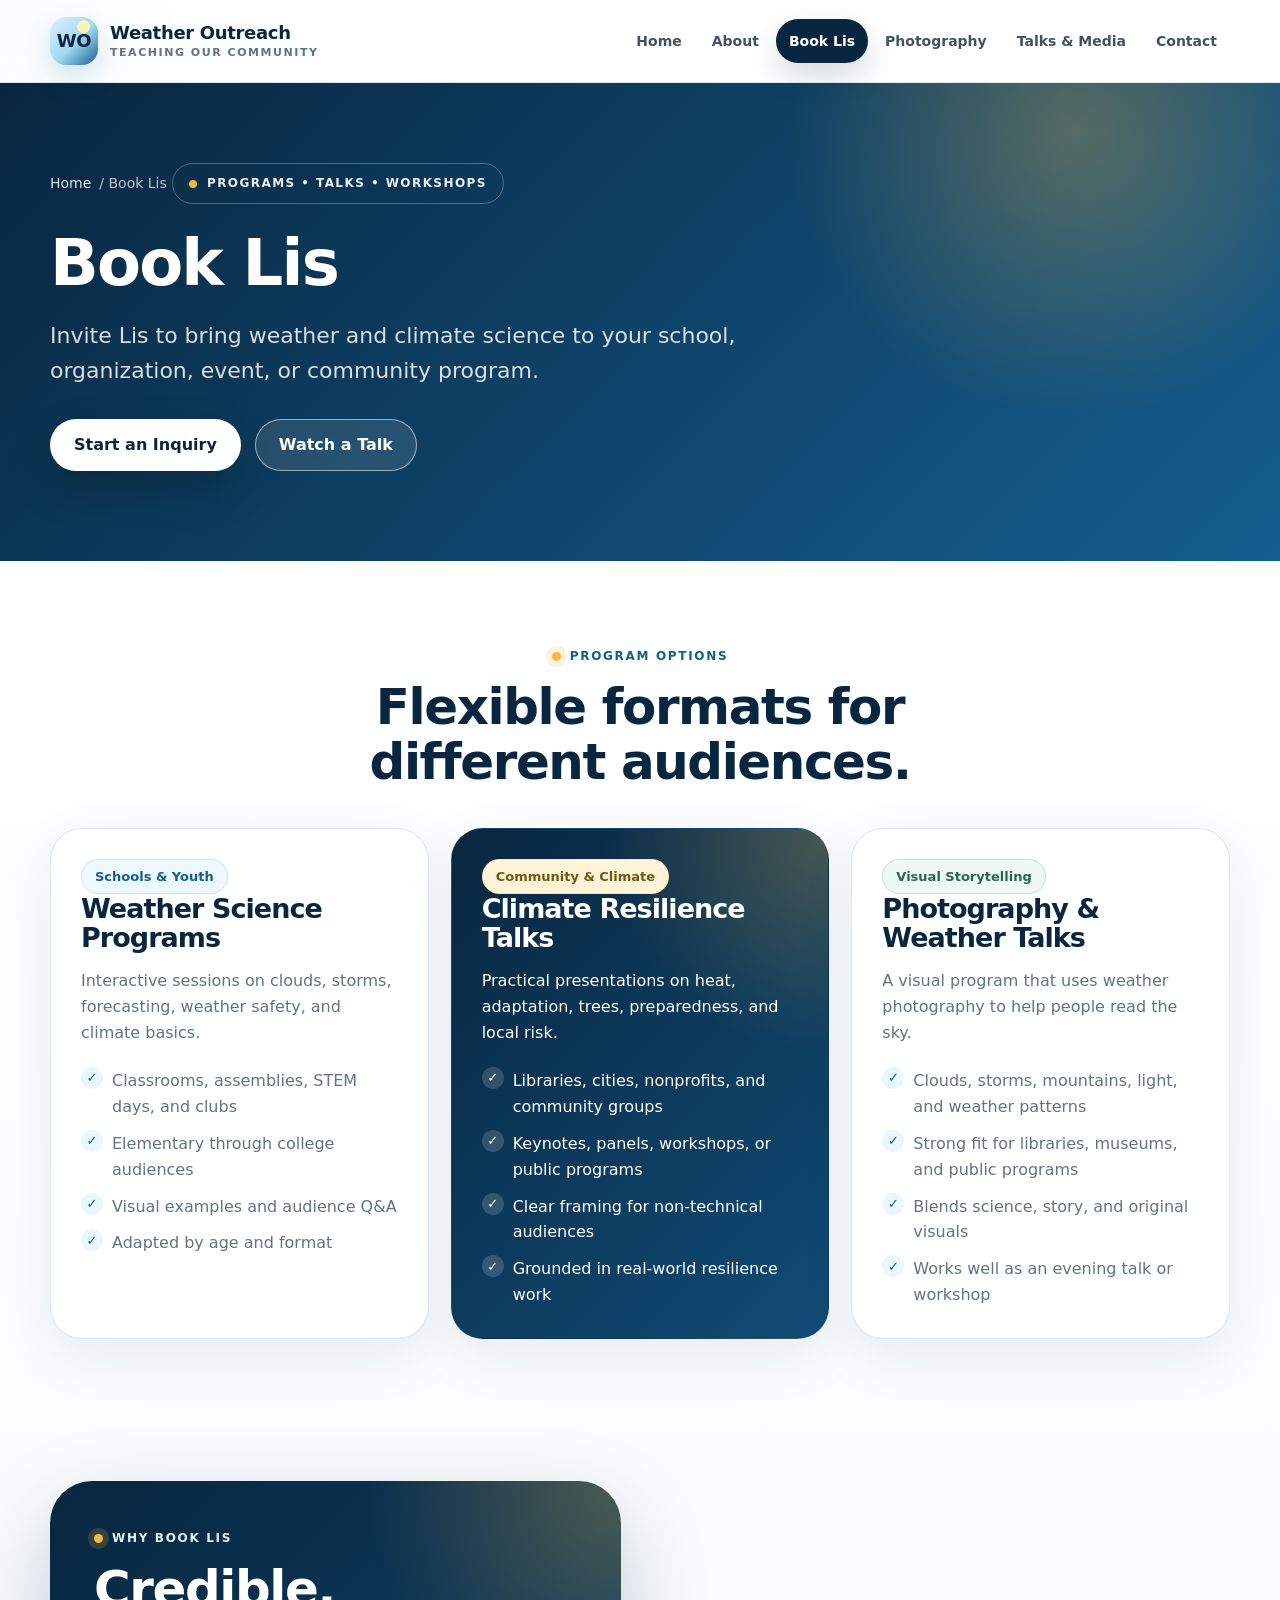
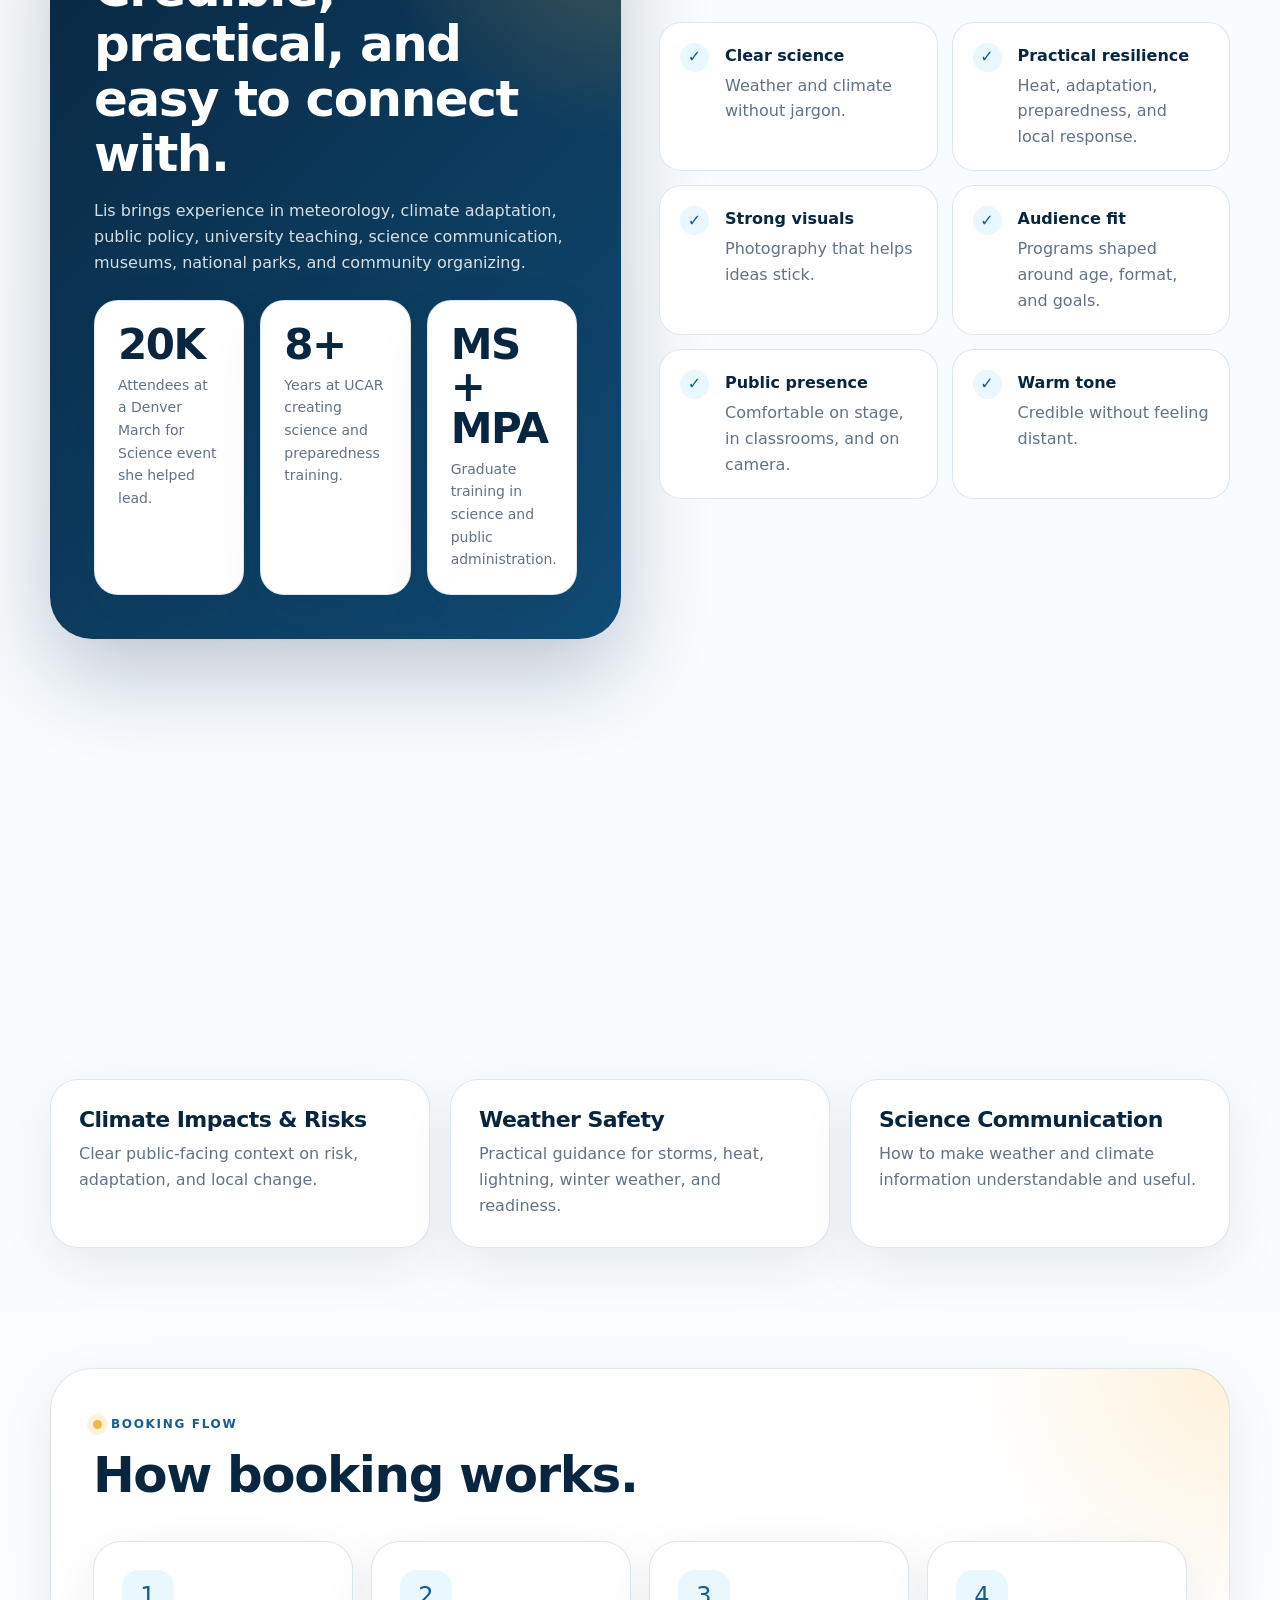
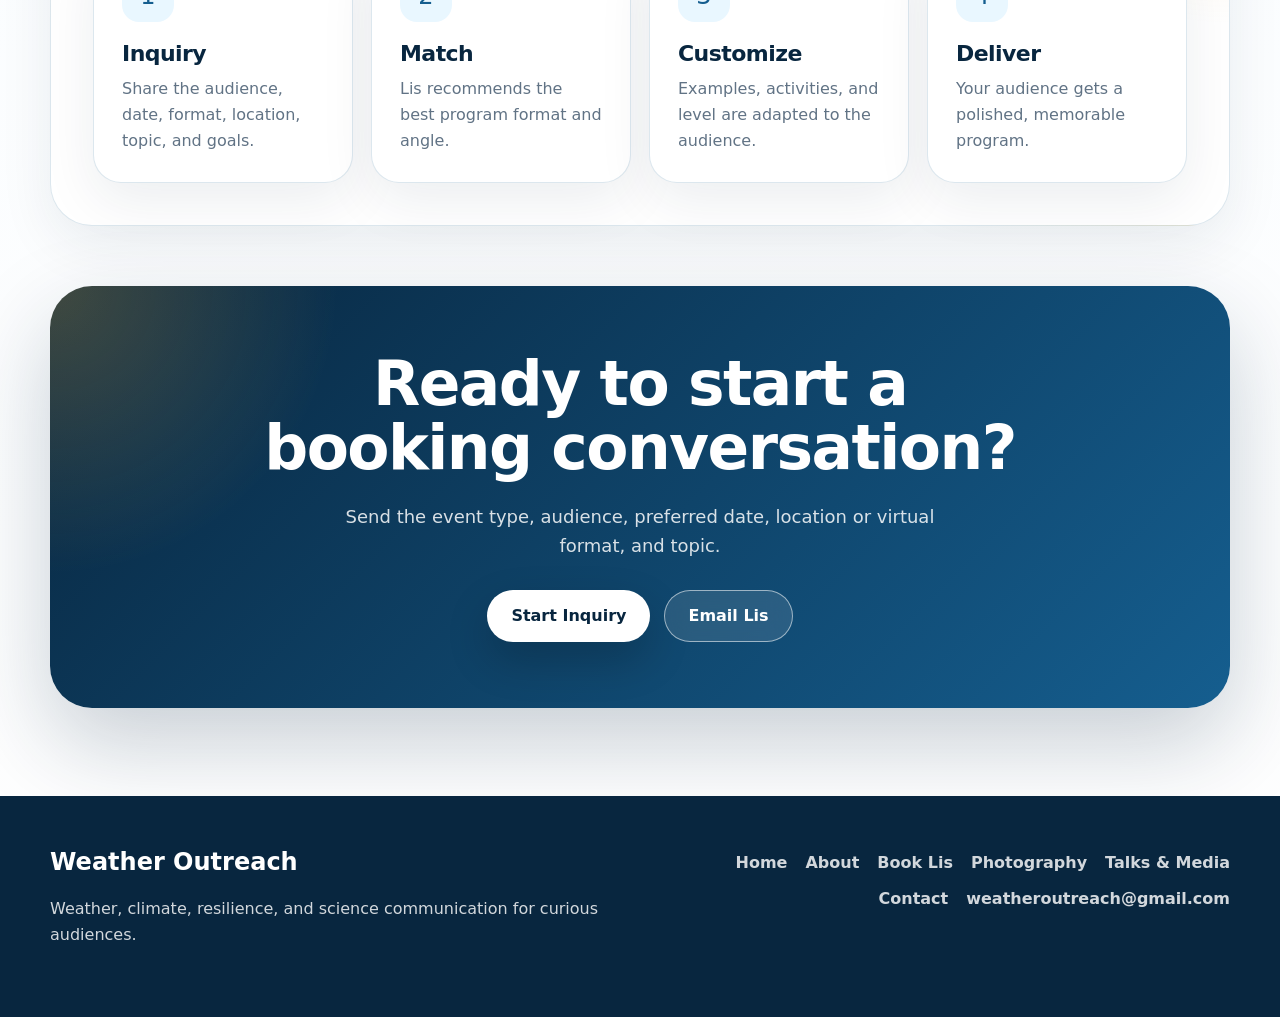
<file: booking(1).html>
<!doctype html>
<html lang="en">
<head>
  <meta charset="utf-8">
  <meta name="viewport" content="width=device-width, initial-scale=1">
  <title>Book Lis Cohen | Weather Outreach</title>
  <meta name="description" content="Book Lis Cohen for school programs, community talks, climate resilience presentations, STEM events, weather education, media, and photography talks.">
  <link rel="stylesheet" href="styles.css">
</head>
<body>
  <a class="skip-link" href="#main">Skip to main content</a>

  <header class="site-header">
    <div class="nav-wrap">
      <a class="brand" href="index.html" aria-label="Weather Outreach home">
        <span class="brand-mark">WO</span>
        <span class="brand-text">
          <span class="brand-title">Weather Outreach</span>
          <span class="brand-subtitle">Teaching our community</span>
        </span>
      </a>

      <button class="nav-toggle" type="button" aria-expanded="false" aria-controls="site-nav">Menu</button>

      <nav class="site-nav" id="site-nav" aria-label="Main navigation">
        <a href="index.html">Home</a>
        <a href="about.html">About</a>
        <a href="booking.html" class="nav-cta" aria-current="page">Book Lis</a>
        <a href="photography.html">Photography</a>
        <a href="media.html">Talks & Media</a>
        <a href="contact.html">Contact</a>
      </nav>
    </div>
  </header>

  <main id="main">
    <section class="page-hero">
      <div class="page-hero-inner reveal">
        <div class="breadcrumb"><a href="index.html">Home</a> / Book Lis</div>
        <div class="eyebrow"><span class="dot"></span>Programs • Talks • Workshops</div>
        <h1 class="page-title">Book Lis</h1>
        <p class="lead">Invite Lis to bring weather and climate science to your school, organization, event, or community program.</p>
        <div class="button-row">
          <a class="button white" href="contact.html">Start an Inquiry</a>
          <a class="button ghost-white" href="media.html">Watch a Talk</a>
        </div>
      </div>
    </section>

    <section class="section">
      <div class="section-header center reveal">
        <div class="kicker">Program Options</div>
        <h2 class="title">Flexible formats for different audiences.</h2>
      </div>

      <div class="service-pricing">
        <article class="package-card reveal">
          <span class="tag">Schools & Youth</span>
          <h3>Weather Science Programs</h3>
          <p>Interactive sessions on clouds, storms, forecasting, weather safety, and climate basics.</p>
          <ul class="check-list">
            <li>Classrooms, assemblies, STEM days, and clubs</li>
            <li>Elementary through college audiences</li>
            <li>Visual examples and audience Q&A</li>
            <li>Adapted by age and format</li>
          </ul>
        </article>

        <article class="package-card featured reveal">
          <span class="tag gold">Community & Climate</span>
          <h3>Climate Resilience Talks</h3>
          <p>Practical presentations on heat, adaptation, trees, preparedness, and local risk.</p>
          <ul class="check-list">
            <li>Libraries, cities, nonprofits, and community groups</li>
            <li>Keynotes, panels, workshops, or public programs</li>
            <li>Clear framing for non-technical audiences</li>
            <li>Grounded in real-world resilience work</li>
          </ul>
        </article>

        <article class="package-card reveal">
          <span class="tag green">Visual Storytelling</span>
          <h3>Photography & Weather Talks</h3>
          <p>A visual program that uses weather photography to help people read the sky.</p>
          <ul class="check-list">
            <li>Clouds, storms, mountains, light, and weather patterns</li>
            <li>Strong fit for libraries, museums, and public programs</li>
            <li>Blends science, story, and original visuals</li>
            <li>Works well as an evening talk or workshop</li>
          </ul>
        </article>
      </div>
    </section>

    <section class="section compact">
      <div class="grid-2">
        <div class="dark-panel reveal">
          <div class="kicker" style="color: #dff3ff;">Why Book Lis</div>
          <h2 class="title">Credible, practical, and easy to connect with.</h2>
          <p>Lis brings experience in meteorology, climate adaptation, public policy, university teaching, science communication, museums, national parks, and community organizing.</p>
          <div class="stat-grid">
            <div class="stat"><strong>20K</strong><span>Attendees at a Denver March for Science event she helped lead.</span></div>
            <div class="stat"><strong>8+</strong><span>Years at UCAR creating science and preparedness training.</span></div>
            <div class="stat"><strong>MS + MPA</strong><span>Graduate training in science and public administration.</span></div>
          </div>
        </div>

        <div class="topic-grid reveal">
          <div class="topic"><div class="check">✓</div><div><strong>Clear science</strong><span>Weather and climate without jargon.</span></div></div>
          <div class="topic"><div class="check">✓</div><div><strong>Practical resilience</strong><span>Heat, adaptation, preparedness, and local response.</span></div></div>
          <div class="topic"><div class="check">✓</div><div><strong>Strong visuals</strong><span>Photography that helps ideas stick.</span></div></div>
          <div class="topic"><div class="check">✓</div><div><strong>Audience fit</strong><span>Programs shaped around age, format, and goals.</span></div></div>
          <div class="topic"><div class="check">✓</div><div><strong>Public presence</strong><span>Comfortable on stage, in classrooms, and on camera.</span></div></div>
          <div class="topic"><div class="check">✓</div><div><strong>Warm tone</strong><span>Credible without feeling distant.</span></div></div>
        </div>
      </div>
    </section>

    <section class="section compact">
      <div class="section-header reveal">
        <div class="kicker">Sample Topics</div>
        <h2 class="title">Common program themes.</h2>
      </div>

      <div class="grid-3">
        <article class="card lift reveal"><h3>How Storms Form</h3><p>Clouds, instability, severe weather basics, and what to watch for.</p></article>
        <article class="card lift reveal"><h3>Extreme Heat & Resilience</h3><p>Urban heat, trees, cooling, preparedness, and community response.</p></article>
        <article class="card lift reveal"><h3>Weather Photography</h3><p>How to notice atmospheric patterns and tell science stories visually.</p></article>
        <article class="card lift reveal"><h3>Climate Impacts & Risks</h3><p>Clear public-facing context on risk, adaptation, and local change.</p></article>
        <article class="card lift reveal"><h3>Weather Safety</h3><p>Practical guidance for storms, heat, lightning, winter weather, and readiness.</p></article>
        <article class="card lift reveal"><h3>Science Communication</h3><p>How to make weather and climate information understandable and useful.</p></article>
      </div>
    </section>

    <section class="section compact">
      <div class="panel reveal">
        <div class="section-header">
          <div class="kicker">Booking Flow</div>
          <h2 class="title">How booking works.</h2>
        </div>
        <div class="grid-4">
          <div class="card"><div class="card-icon">1</div><h3>Inquiry</h3><p>Share the audience, date, format, location, topic, and goals.</p></div>
          <div class="card"><div class="card-icon">2</div><h3>Match</h3><p>Lis recommends the best program format and angle.</p></div>
          <div class="card"><div class="card-icon">3</div><h3>Customize</h3><p>Examples, activities, and level are adapted to the audience.</p></div>
          <div class="card"><div class="card-icon">4</div><h3>Deliver</h3><p>Your audience gets a polished, memorable program.</p></div>
        </div>
      </div>
    </section>

    <section class="cta-band reveal">
      <h2>Ready to start a booking conversation?</h2>
      <p>Send the event type, audience, preferred date, location or virtual format, and topic.</p>
      <div class="button-row">
        <a class="button white" href="contact.html">Start Inquiry</a>
        <a class="button ghost-white" href="mailto:weatheroutreach@gmail.com">Email Lis</a>
      </div>
    </section>
  </main>

  <footer class="site-footer">
    <div class="footer-wrap">
      <div>
        <h2>Weather Outreach</h2>
        <p>Weather, climate, resilience, and science communication for curious audiences.</p>
      </div>
      <div>
        <div class="footer-links">
          <a href="index.html">Home</a>
          <a href="about.html">About</a>
          <a href="booking.html">Book Lis</a>
          <a href="photography.html">Photography</a>
          <a href="media.html">Talks & Media</a>
          <a href="contact.html">Contact</a>
          <a href="mailto:weatheroutreach@gmail.com">weatheroutreach@gmail.com</a>
        </div>
      </div>
    </div>
  </footer>

  <script src="script.js"></script>
</body>
</html>
</file>
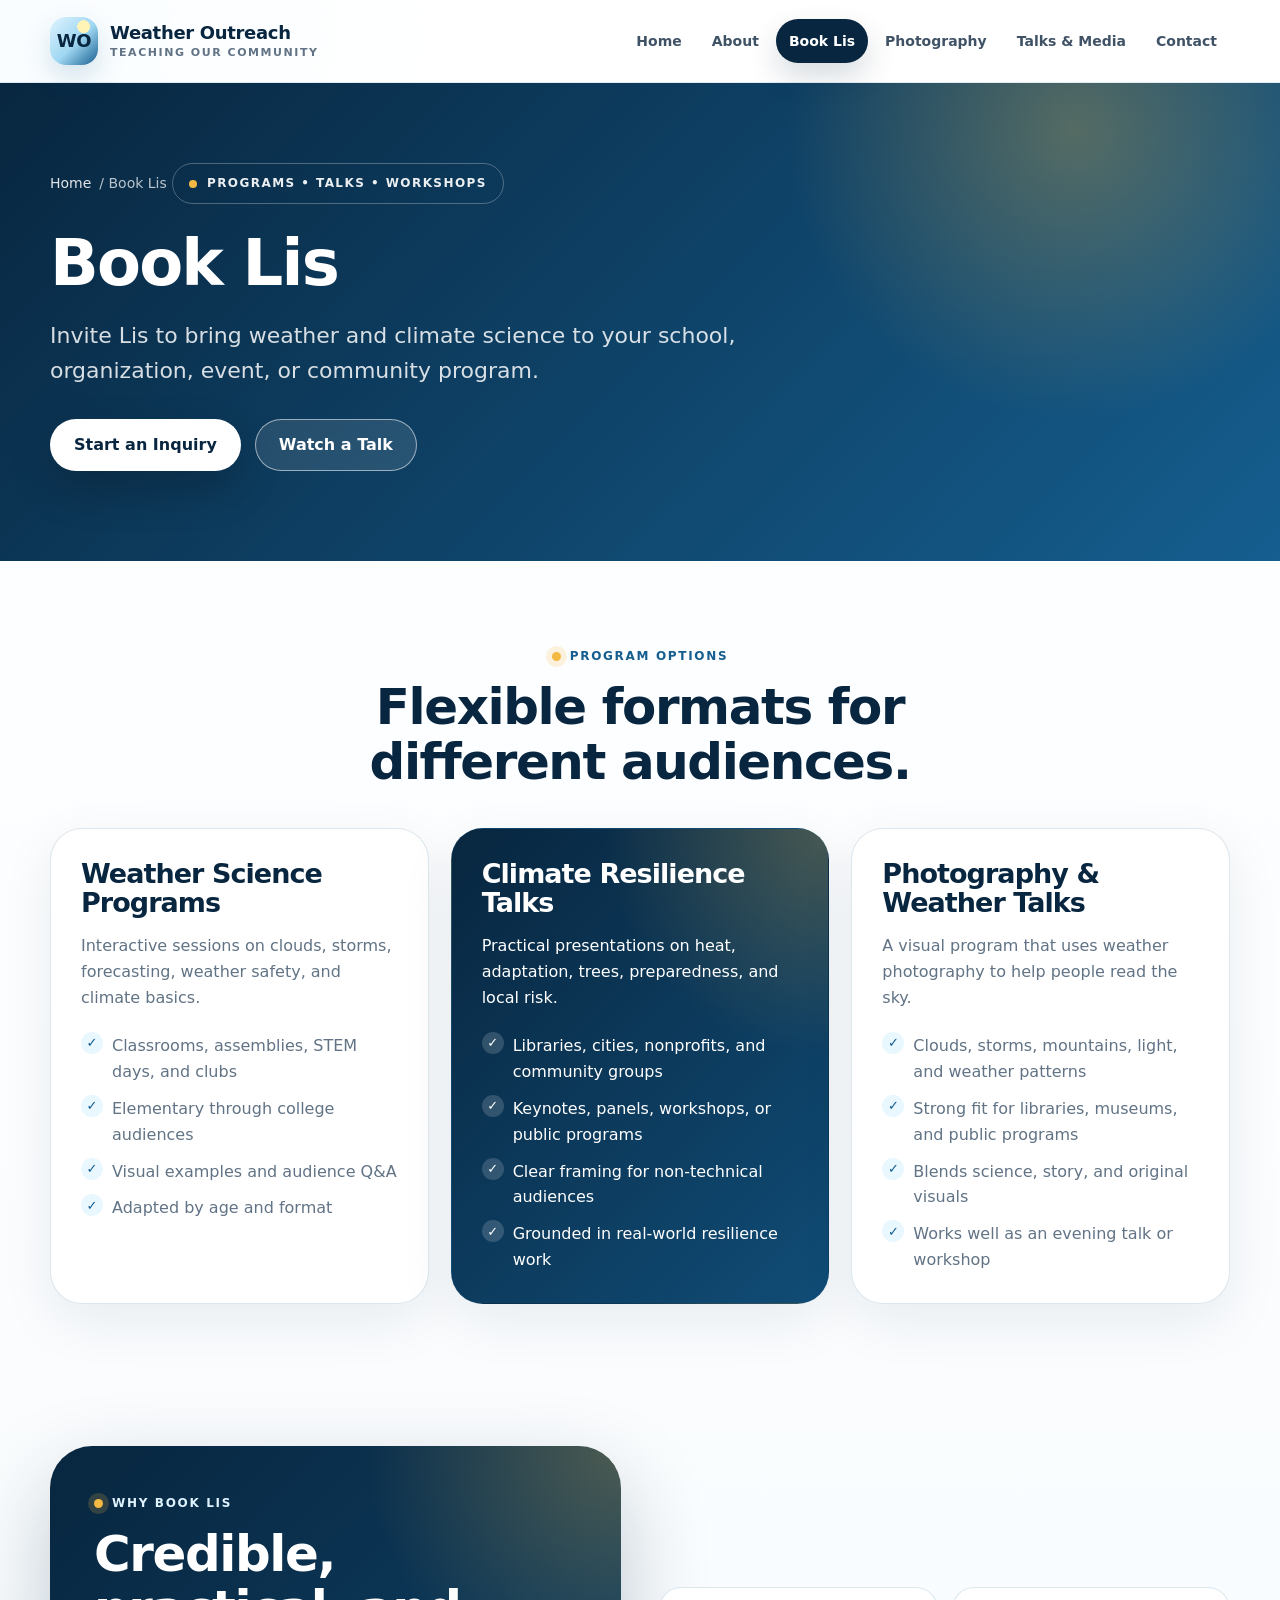
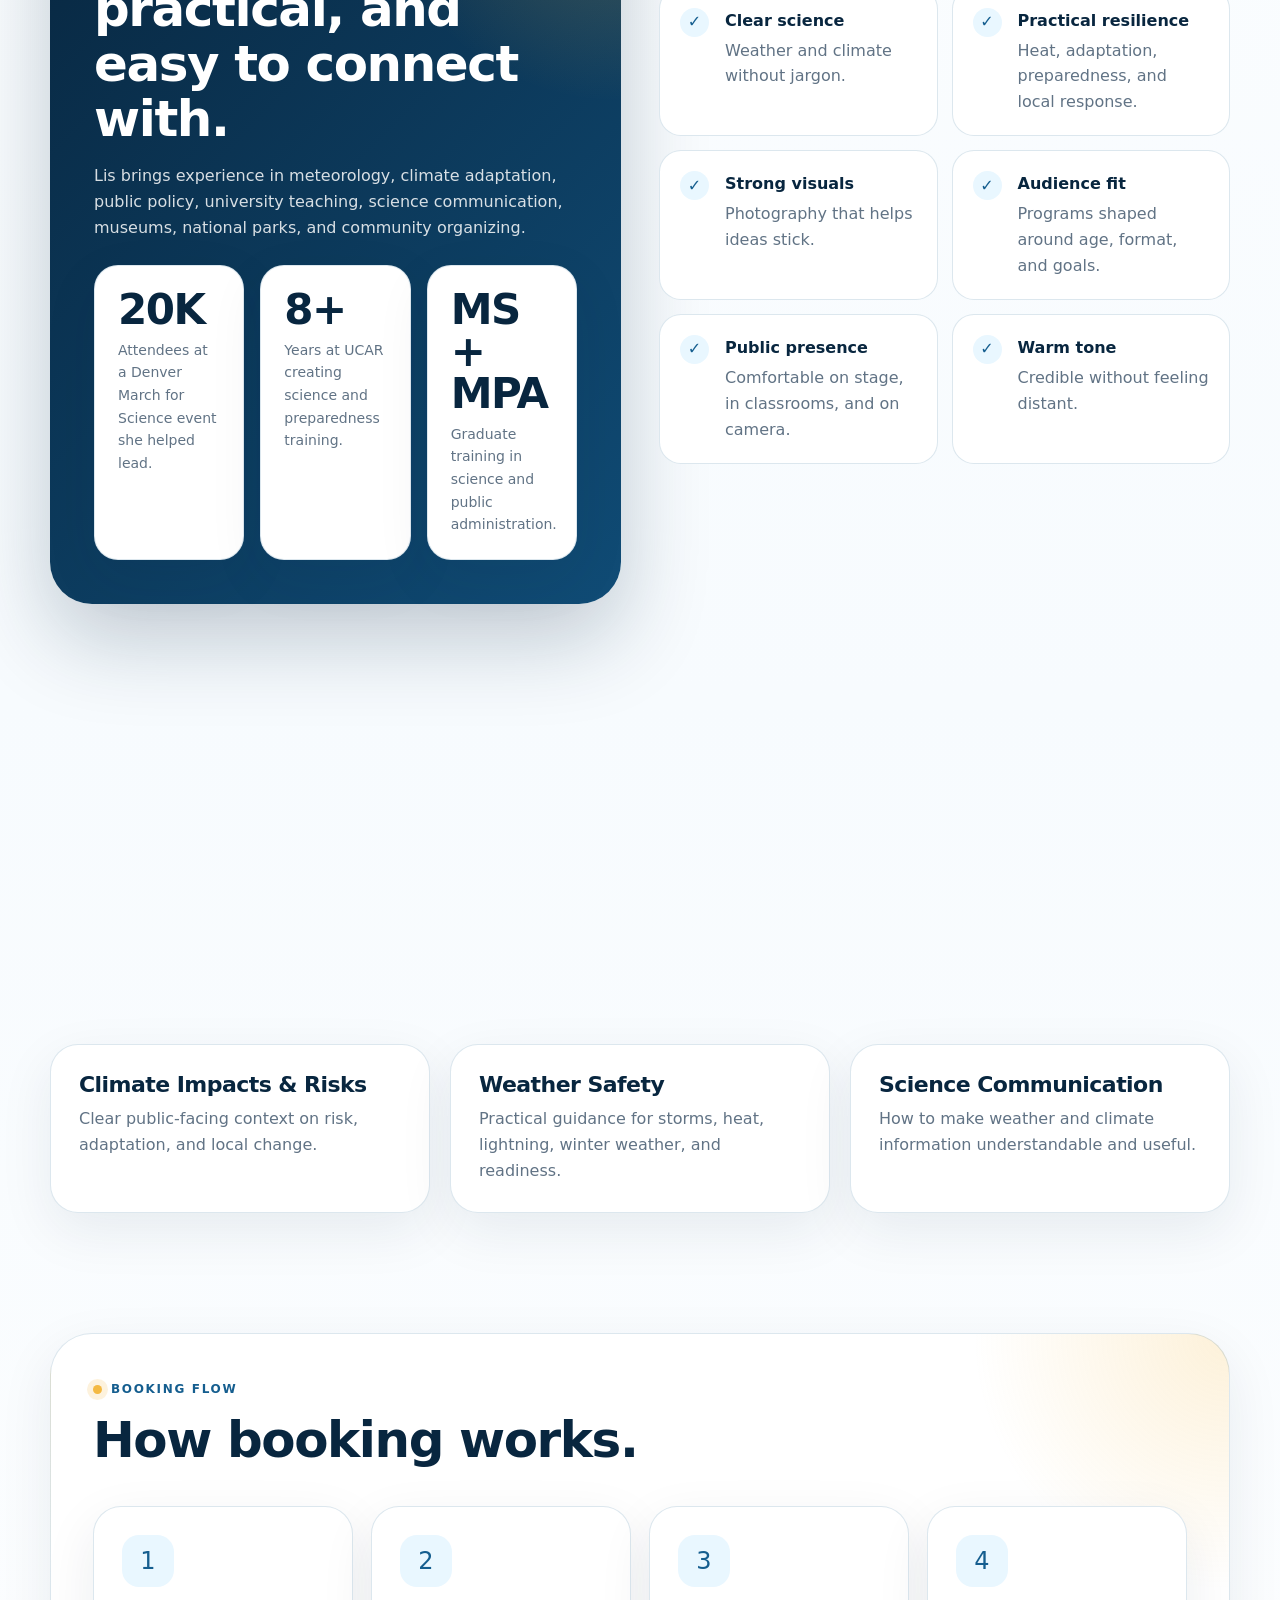
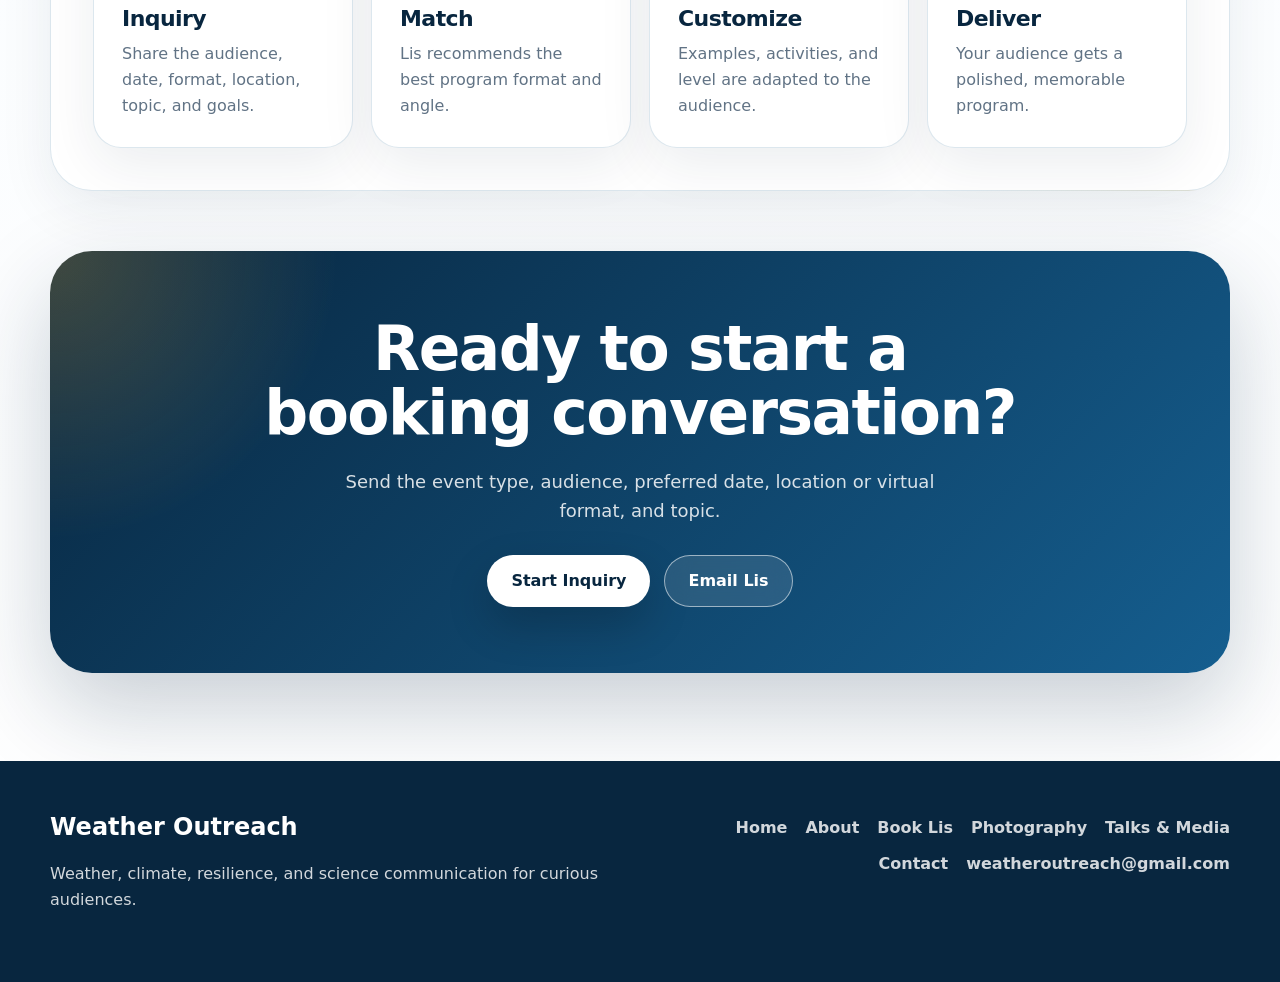
<file: booking.html>
<!doctype html>
<html lang="en">
<head>
  <meta charset="utf-8">
  <meta name="viewport" content="width=device-width, initial-scale=1">
  <title>Book Lis Cohen | Weather Outreach</title>
  <meta name="description" content="Book Lis Cohen for school programs, community talks, climate resilience presentations, STEM events, weather education, media, and photography talks.">
  <link rel="stylesheet" href="styles.css">
</head>
<body>
  <a class="skip-link" href="#main">Skip to main content</a>

  <header class="site-header">
    <div class="nav-wrap">
      <a class="brand" href="index.html" aria-label="Weather Outreach home">
        <span class="brand-mark">WO</span>
        <span class="brand-text">
          <span class="brand-title">Weather Outreach</span>
          <span class="brand-subtitle">Teaching our community</span>
        </span>
      </a>

      <button class="nav-toggle" type="button" aria-expanded="false" aria-controls="site-nav">Menu</button>

      <nav class="site-nav" id="site-nav" aria-label="Main navigation">
        <a href="index.html">Home</a>
        <a href="about.html">About</a>
        <a href="booking.html" class="nav-cta" aria-current="page">Book Lis</a>
        <a href="photography.html">Photography</a>
        <a href="media.html">Talks & Media</a>
        <a href="contact.html">Contact</a>
      </nav>
    </div>
  </header>

  <main id="main">
    <section class="page-hero">
      <div class="page-hero-inner reveal">
        <div class="breadcrumb"><a href="index.html">Home</a> / Book Lis</div>
        <div class="eyebrow"><span class="dot"></span>Programs • Talks • Workshops</div>
        <h1 class="page-title">Book Lis</h1>
        <p class="lead">Invite Lis to bring weather and climate science to your school, organization, event, or community program.</p>
        <div class="button-row">
          <a class="button white" href="contact.html">Start an Inquiry</a>
          <a class="button ghost-white" href="media.html">Watch a Talk</a>
        </div>
      </div>
    </section>

    <section class="section">
      <div class="section-header center reveal">
        <div class="kicker">Program Options</div>
        <h2 class="title">Flexible formats for different audiences.</h2>
      </div>

      <div class="service-pricing">
        <article class="package-card reveal">
          <h3>Weather Science Programs</h3>
          <p>Interactive sessions on clouds, storms, forecasting, weather safety, and climate basics.</p>
          <ul class="check-list">
            <li>Classrooms, assemblies, STEM days, and clubs</li>
            <li>Elementary through college audiences</li>
            <li>Visual examples and audience Q&A</li>
            <li>Adapted by age and format</li>
          </ul>
        </article>

        <article class="package-card featured reveal">
          <h3>Climate Resilience Talks</h3>
          <p>Practical presentations on heat, adaptation, trees, preparedness, and local risk.</p>
          <ul class="check-list">
            <li>Libraries, cities, nonprofits, and community groups</li>
            <li>Keynotes, panels, workshops, or public programs</li>
            <li>Clear framing for non-technical audiences</li>
            <li>Grounded in real-world resilience work</li>
          </ul>
        </article>

        <article class="package-card reveal">
          <h3>Photography & Weather Talks</h3>
          <p>A visual program that uses weather photography to help people read the sky.</p>
          <ul class="check-list">
            <li>Clouds, storms, mountains, light, and weather patterns</li>
            <li>Strong fit for libraries, museums, and public programs</li>
            <li>Blends science, story, and original visuals</li>
            <li>Works well as an evening talk or workshop</li>
          </ul>
        </article>
      </div>
    </section>

    <section class="section compact">
      <div class="grid-2">
        <div class="dark-panel reveal">
          <div class="kicker" style="color: #dff3ff;">Why Book Lis</div>
          <h2 class="title">Credible, practical, and easy to connect with.</h2>
          <p>Lis brings experience in meteorology, climate adaptation, public policy, university teaching, science communication, museums, national parks, and community organizing.</p>
          <div class="stat-grid">
            <div class="stat"><strong>20K</strong><span>Attendees at a Denver March for Science event she helped lead.</span></div>
            <div class="stat"><strong>8+</strong><span>Years at UCAR creating science and preparedness training.</span></div>
            <div class="stat"><strong>MS + MPA</strong><span>Graduate training in science and public administration.</span></div>
          </div>
        </div>

        <div class="topic-grid reveal">
          <div class="topic"><div class="check">✓</div><div><strong>Clear science</strong><span>Weather and climate without jargon.</span></div></div>
          <div class="topic"><div class="check">✓</div><div><strong>Practical resilience</strong><span>Heat, adaptation, preparedness, and local response.</span></div></div>
          <div class="topic"><div class="check">✓</div><div><strong>Strong visuals</strong><span>Photography that helps ideas stick.</span></div></div>
          <div class="topic"><div class="check">✓</div><div><strong>Audience fit</strong><span>Programs shaped around age, format, and goals.</span></div></div>
          <div class="topic"><div class="check">✓</div><div><strong>Public presence</strong><span>Comfortable on stage, in classrooms, and on camera.</span></div></div>
          <div class="topic"><div class="check">✓</div><div><strong>Warm tone</strong><span>Credible without feeling distant.</span></div></div>
        </div>
      </div>
    </section>

    <section class="section compact">
      <div class="section-header reveal">
        <div class="kicker">Sample Topics</div>
        <h2 class="title">Common program themes.</h2>
      </div>

      <div class="grid-3">
        <article class="card lift reveal"><h3>How Storms Form</h3><p>Clouds, instability, severe weather basics, and what to watch for.</p></article>
        <article class="card lift reveal"><h3>Extreme Heat & Resilience</h3><p>Urban heat, trees, cooling, preparedness, and community response.</p></article>
        <article class="card lift reveal"><h3>Weather Photography</h3><p>How to notice atmospheric patterns and tell science stories visually.</p></article>
        <article class="card lift reveal"><h3>Climate Impacts & Risks</h3><p>Clear public-facing context on risk, adaptation, and local change.</p></article>
        <article class="card lift reveal"><h3>Weather Safety</h3><p>Practical guidance for storms, heat, lightning, winter weather, and readiness.</p></article>
        <article class="card lift reveal"><h3>Science Communication</h3><p>How to make weather and climate information understandable and useful.</p></article>
      </div>
    </section>

    <section class="section compact">
      <div class="panel reveal">
        <div class="section-header">
          <div class="kicker">Booking Flow</div>
          <h2 class="title">How booking works.</h2>
        </div>
        <div class="grid-4">
          <div class="card"><div class="card-icon">1</div><h3>Inquiry</h3><p>Share the audience, date, format, location, topic, and goals.</p></div>
          <div class="card"><div class="card-icon">2</div><h3>Match</h3><p>Lis recommends the best program format and angle.</p></div>
          <div class="card"><div class="card-icon">3</div><h3>Customize</h3><p>Examples, activities, and level are adapted to the audience.</p></div>
          <div class="card"><div class="card-icon">4</div><h3>Deliver</h3><p>Your audience gets a polished, memorable program.</p></div>
        </div>
      </div>
    </section>

    <section class="cta-band reveal">
      <h2>Ready to start a booking conversation?</h2>
      <p>Send the event type, audience, preferred date, location or virtual format, and topic.</p>
      <div class="button-row">
        <a class="button white" href="contact.html">Start Inquiry</a>
        <a class="button ghost-white" href="mailto:weatheroutreach@gmail.com">Email Lis</a>
      </div>
    </section>
  </main>

  <footer class="site-footer">
    <div class="footer-wrap">
      <div>
        <h2>Weather Outreach</h2>
        <p>Weather, climate, resilience, and science communication for curious audiences.</p>
      </div>
      <div>
        <div class="footer-links">
          <a href="index.html">Home</a>
          <a href="about.html">About</a>
          <a href="booking.html">Book Lis</a>
          <a href="photography.html">Photography</a>
          <a href="media.html">Talks & Media</a>
          <a href="contact.html">Contact</a>
          <a href="mailto:weatheroutreach@gmail.com">weatheroutreach@gmail.com</a>
        </div>
      </div>
    </div>
  </footer>

  <script src="script.js"></script>
</body>
</html>
</file>
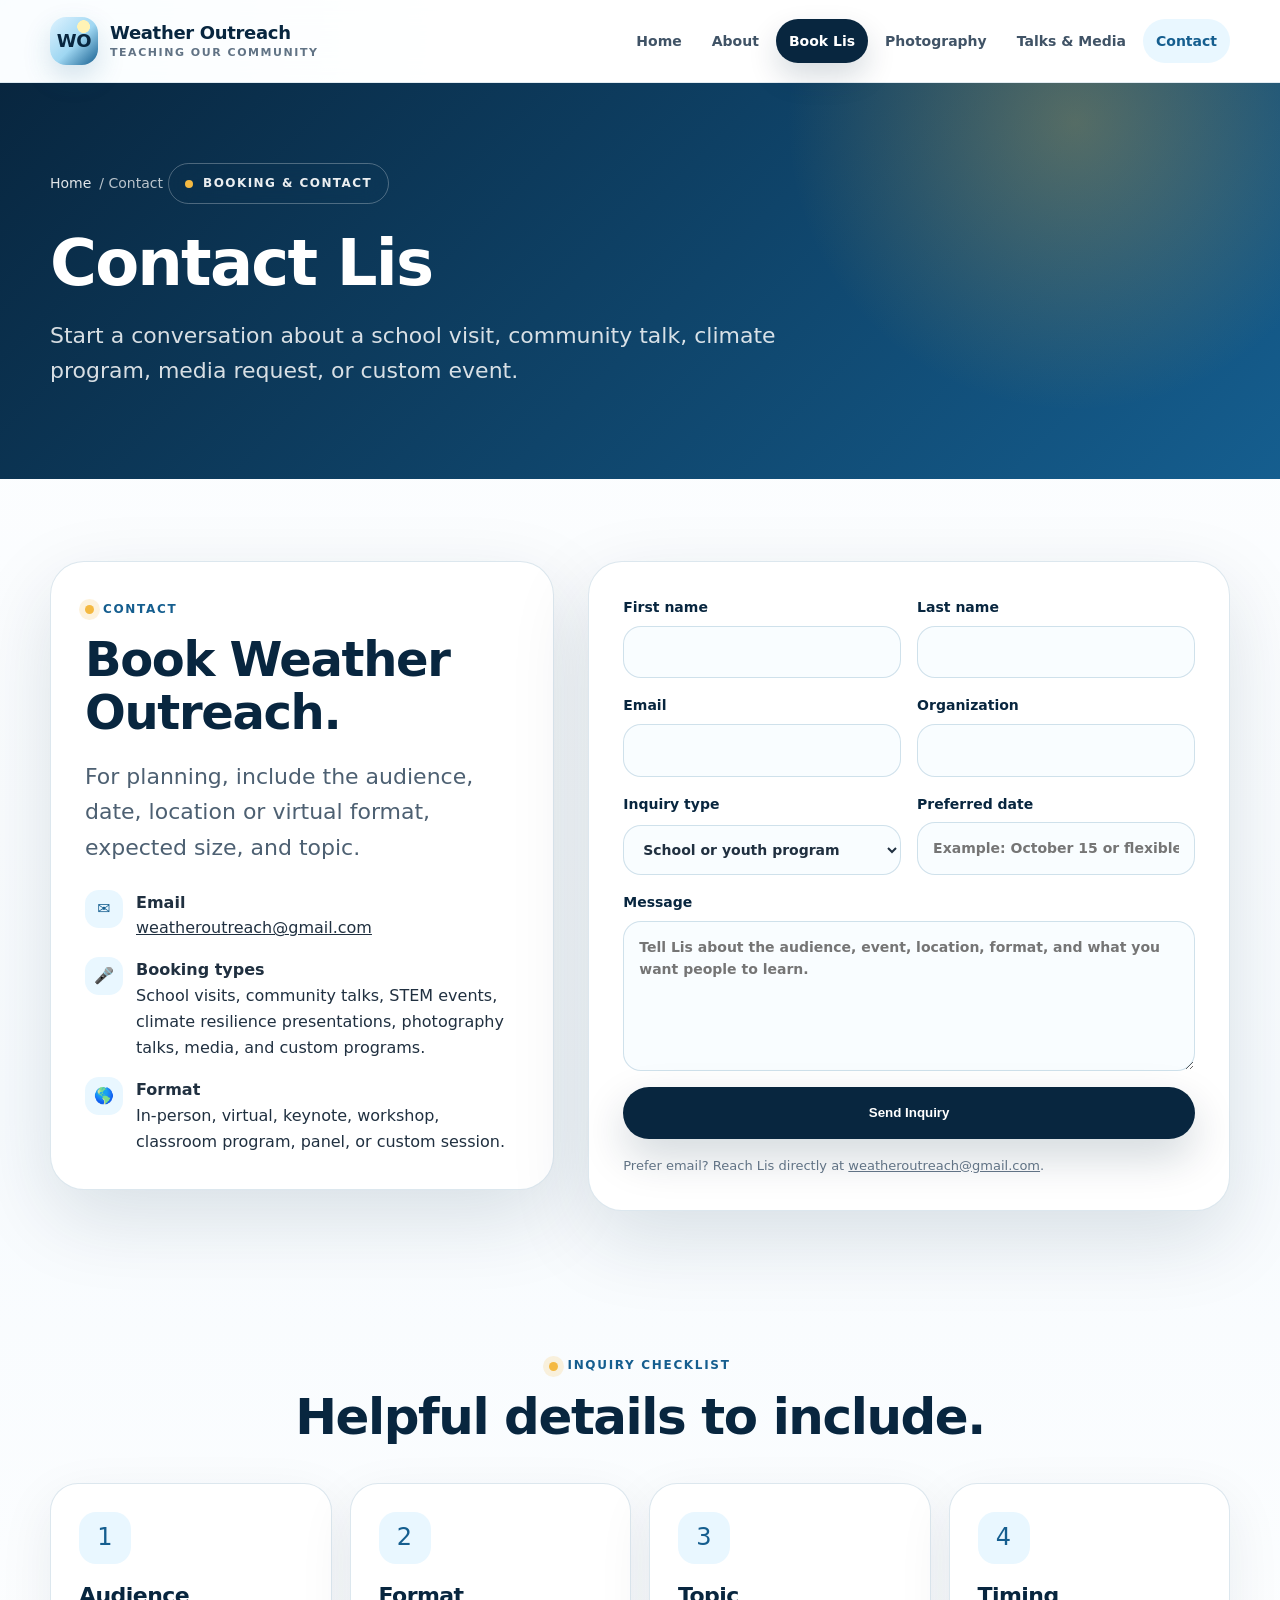
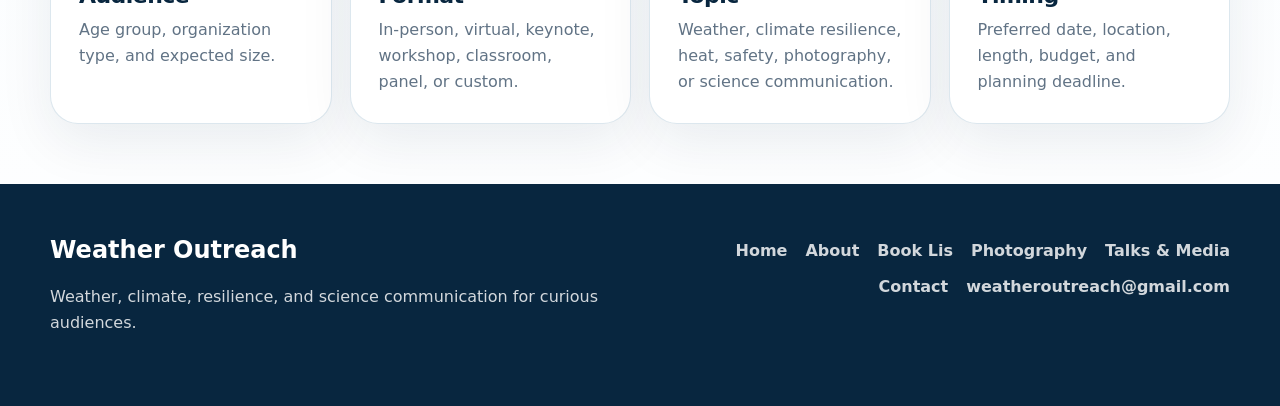
<file: contact(1).html>
<!doctype html>
<html lang="en">
<head>
  <meta charset="utf-8">
  <meta name="viewport" content="width=device-width, initial-scale=1">
  <title>Contact Lis Cohen | Weather Outreach</title>
  <meta name="description" content="Contact Lis Cohen and Weather Outreach for booking inquiries, school programs, climate talks, media, and weather photography presentations.">
  <link rel="stylesheet" href="styles.css">
</head>
<body>
  <a class="skip-link" href="#main">Skip to main content</a>

  <header class="site-header">
    <div class="nav-wrap">
      <a class="brand" href="index.html" aria-label="Weather Outreach home">
        <span class="brand-mark">WO</span>
        <span class="brand-text">
          <span class="brand-title">Weather Outreach</span>
          <span class="brand-subtitle">Teaching our community</span>
        </span>
      </a>

      <button class="nav-toggle" type="button" aria-expanded="false" aria-controls="site-nav">Menu</button>

      <nav class="site-nav" id="site-nav" aria-label="Main navigation">
        <a href="index.html">Home</a>
        <a href="about.html">About</a>
        <a href="booking.html" class="nav-cta">Book Lis</a>
        <a href="photography.html">Photography</a>
        <a href="media.html">Talks & Media</a>
        <a href="contact.html" aria-current="page">Contact</a>
      </nav>
    </div>
  </header>

  <main id="main">
    <section class="page-hero">
      <div class="page-hero-inner reveal">
        <div class="breadcrumb"><a href="index.html">Home</a> / Contact</div>
        <div class="eyebrow"><span class="dot"></span>Booking & Contact</div>
        <h1 class="page-title">Contact Lis</h1>
        <p class="lead">Start a conversation about a school visit, community talk, climate program, media request, or custom event.</p>
      </div>
    </section>

    <section class="section">
      <div class="contact-layout">
        <aside class="contact-card reveal">
          <div class="kicker">Contact</div>
          <h2 class="title" style="font-size: clamp(32px, 3.8vw, 48px);">Book Weather Outreach.</h2>
          <p class="lead">For planning, include the audience, date, location or virtual format, expected size, and topic.</p>

          <div class="contact-list">
            <div class="contact-item">
              <div class="contact-icon">✉️</div>
              <div>
                <strong>Email</strong><br>
                <a href="mailto:weatheroutreach@gmail.com">weatheroutreach@gmail.com</a>
              </div>
            </div>
            <div class="contact-item">
              <div class="contact-icon">🎤</div>
              <div>
                <strong>Booking types</strong><br>
                School visits, community talks, STEM events, climate resilience presentations, photography talks, media, and custom programs.
              </div>
            </div>
            <div class="contact-item">
              <div class="contact-icon">🌎</div>
              <div>
                <strong>Format</strong><br>
                In-person, virtual, keynote, workshop, classroom program, panel, or custom session.
              </div>
            </div>
          </div>
        </aside>

        <div class="contact-card reveal">
          <form class="form" action="mailto:weatheroutreach@gmail.com" method="post" enctype="text/plain">
            <div class="form-row">
              <label>First name
                <input name="First name" type="text" autocomplete="given-name" required>
              </label>
              <label>Last name
                <input name="Last name" type="text" autocomplete="family-name" required>
              </label>
            </div>

            <div class="form-row">
              <label>Email
                <input name="Email" type="email" autocomplete="email" required>
              </label>
              <label>Organization
                <input name="Organization" type="text" autocomplete="organization">
              </label>
            </div>

            <div class="form-row">
              <label>Inquiry type
                <select name="Inquiry type">
                  <option>School or youth program</option>
                  <option>Community weather talk</option>
                  <option>Climate resilience talk</option>
                  <option>Photography presentation</option>
                  <option>Media / interview</option>
                  <option>Comedy / hosting</option>
                  <option>Other</option>
                </select>
              </label>
              <label>Preferred date
                <input name="Preferred date" type="text" placeholder="Example: October 15 or flexible">
              </label>
            </div>

            <label>Message
              <textarea name="Message" placeholder="Tell Lis about the audience, event, location, format, and what you want people to learn."></textarea>
            </label>

            <button class="button primary" type="submit">Send Inquiry</button>
            <p class="form-note">Prefer email? Reach Lis directly at <a href="mailto:weatheroutreach@gmail.com">weatheroutreach@gmail.com</a>.</p>
          </form>
        </div>
      </div>
    </section>

    <section class="section compact">
      <div class="section-header center reveal">
        <div class="kicker">Inquiry Checklist</div>
        <h2 class="title">Helpful details to include.</h2>
      </div>
      <div class="grid-4">
        <div class="card reveal"><div class="card-icon">1</div><h3>Audience</h3><p>Age group, organization type, and expected size.</p></div>
        <div class="card reveal"><div class="card-icon">2</div><h3>Format</h3><p>In-person, virtual, keynote, workshop, classroom, panel, or custom.</p></div>
        <div class="card reveal"><div class="card-icon">3</div><h3>Topic</h3><p>Weather, climate resilience, heat, safety, photography, or science communication.</p></div>
        <div class="card reveal"><div class="card-icon">4</div><h3>Timing</h3><p>Preferred date, location, length, budget, and planning deadline.</p></div>
      </div>
    </section>
  </main>

  <footer class="site-footer">
    <div class="footer-wrap">
      <div>
        <h2>Weather Outreach</h2>
        <p>Weather, climate, resilience, and science communication for curious audiences.</p>
      </div>
      <div>
        <div class="footer-links">
          <a href="index.html">Home</a>
          <a href="about.html">About</a>
          <a href="booking.html">Book Lis</a>
          <a href="photography.html">Photography</a>
          <a href="media.html">Talks & Media</a>
          <a href="contact.html">Contact</a>
          <a href="mailto:weatheroutreach@gmail.com">weatheroutreach@gmail.com</a>
        </div>
      </div>
    </div>
  </footer>

  <script src="script.js"></script>
</body>
</html>
</file>
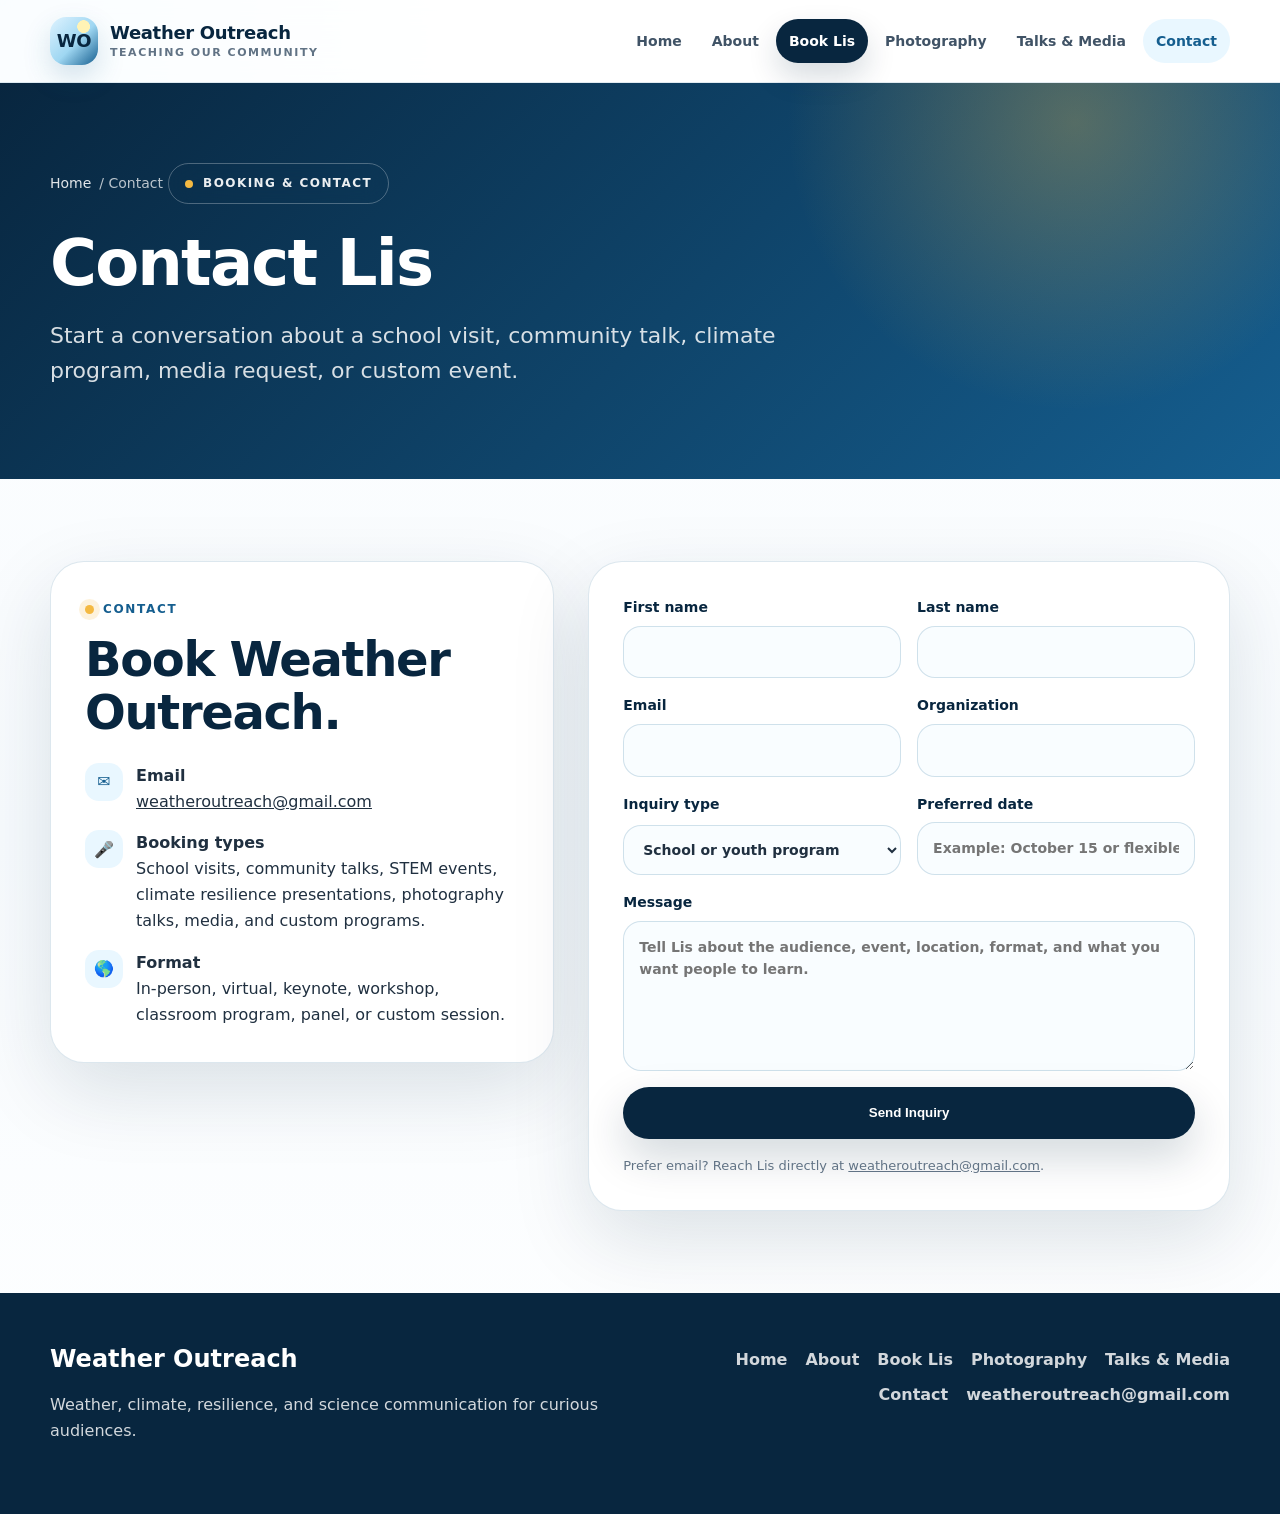
<file: contact.html>
<!doctype html>
<html lang="en">
<head>
  <meta charset="utf-8">
  <meta name="viewport" content="width=device-width, initial-scale=1">
  <title>Contact Lis Cohen | Weather Outreach</title>
  <meta name="description" content="Contact Lis Cohen and Weather Outreach for booking inquiries, school programs, climate talks, media, and weather photography presentations.">
  <link rel="stylesheet" href="styles.css">
</head>
<body>
  <a class="skip-link" href="#main">Skip to main content</a>

  <header class="site-header">
    <div class="nav-wrap">
      <a class="brand" href="index.html" aria-label="Weather Outreach home">
        <span class="brand-mark">WO</span>
        <span class="brand-text">
          <span class="brand-title">Weather Outreach</span>
          <span class="brand-subtitle">Teaching our community</span>
        </span>
      </a>

      <button class="nav-toggle" type="button" aria-expanded="false" aria-controls="site-nav">Menu</button>

      <nav class="site-nav" id="site-nav" aria-label="Main navigation">
        <a href="index.html">Home</a>
        <a href="about.html">About</a>
        <a href="booking.html" class="nav-cta">Book Lis</a>
        <a href="photography.html">Photography</a>
        <a href="media.html">Talks & Media</a>
        <a href="contact.html" aria-current="page">Contact</a>
      </nav>
    </div>
  </header>

  <main id="main">
    <section class="page-hero">
      <div class="page-hero-inner reveal">
        <div class="breadcrumb"><a href="index.html">Home</a> / Contact</div>
        <div class="eyebrow"><span class="dot"></span>Booking & Contact</div>
        <h1 class="page-title">Contact Lis</h1>
        <p class="lead">Start a conversation about a school visit, community talk, climate program, media request, or custom event.</p>
      </div>
    </section>

    <section class="section">
      <div class="contact-layout">
        <aside class="contact-card reveal">
          <div class="kicker">Contact</div>
          <h2 class="title" style="font-size: clamp(32px, 3.8vw, 48px);">Book Weather Outreach.</h2>

          <div class="contact-list">
            <div class="contact-item">
              <div class="contact-icon">✉️</div>
              <div>
                <strong>Email</strong><br>
                <a href="mailto:weatheroutreach@gmail.com">weatheroutreach@gmail.com</a>
              </div>
            </div>
            <div class="contact-item">
              <div class="contact-icon">🎤</div>
              <div>
                <strong>Booking types</strong><br>
                School visits, community talks, STEM events, climate resilience presentations, photography talks, media, and custom programs.
              </div>
            </div>
            <div class="contact-item">
              <div class="contact-icon">🌎</div>
              <div>
                <strong>Format</strong><br>
                In-person, virtual, keynote, workshop, classroom program, panel, or custom session.
              </div>
            </div>
          </div>
        </aside>

        <div class="contact-card reveal">
          <form class="form" action="mailto:weatheroutreach@gmail.com" method="post" enctype="text/plain">
            <div class="form-row">
              <label>First name
                <input name="First name" type="text" autocomplete="given-name" required>
              </label>
              <label>Last name
                <input name="Last name" type="text" autocomplete="family-name" required>
              </label>
            </div>

            <div class="form-row">
              <label>Email
                <input name="Email" type="email" autocomplete="email" required>
              </label>
              <label>Organization
                <input name="Organization" type="text" autocomplete="organization">
              </label>
            </div>

            <div class="form-row">
              <label>Inquiry type
                <select name="Inquiry type">
                  <option>School or youth program</option>
                  <option>Community weather talk</option>
                  <option>Climate resilience talk</option>
                  <option>Photography presentation</option>
                  <option>Media / interview</option>
                  <option>Comedy / hosting</option>
                  <option>Other</option>
                </select>
              </label>
              <label>Preferred date
                <input name="Preferred date" type="text" placeholder="Example: October 15 or flexible">
              </label>
            </div>

            <label>Message
              <textarea name="Message" placeholder="Tell Lis about the audience, event, location, format, and what you want people to learn."></textarea>
            </label>

            <button class="button primary" type="submit">Send Inquiry</button>
            <p class="form-note">Prefer email? Reach Lis directly at <a href="mailto:weatheroutreach@gmail.com">weatheroutreach@gmail.com</a>.</p>
          </form>
        </div>
      </div>
    </section>

  </main>

  <footer class="site-footer">
    <div class="footer-wrap">
      <div>
        <h2>Weather Outreach</h2>
        <p>Weather, climate, resilience, and science communication for curious audiences.</p>
      </div>
      <div>
        <div class="footer-links">
          <a href="index.html">Home</a>
          <a href="about.html">About</a>
          <a href="booking.html">Book Lis</a>
          <a href="photography.html">Photography</a>
          <a href="media.html">Talks & Media</a>
          <a href="contact.html">Contact</a>
          <a href="mailto:weatheroutreach@gmail.com">weatheroutreach@gmail.com</a>
        </div>
      </div>
    </div>
  </footer>

  <script src="script.js"></script>
</body>
</html>
</file>
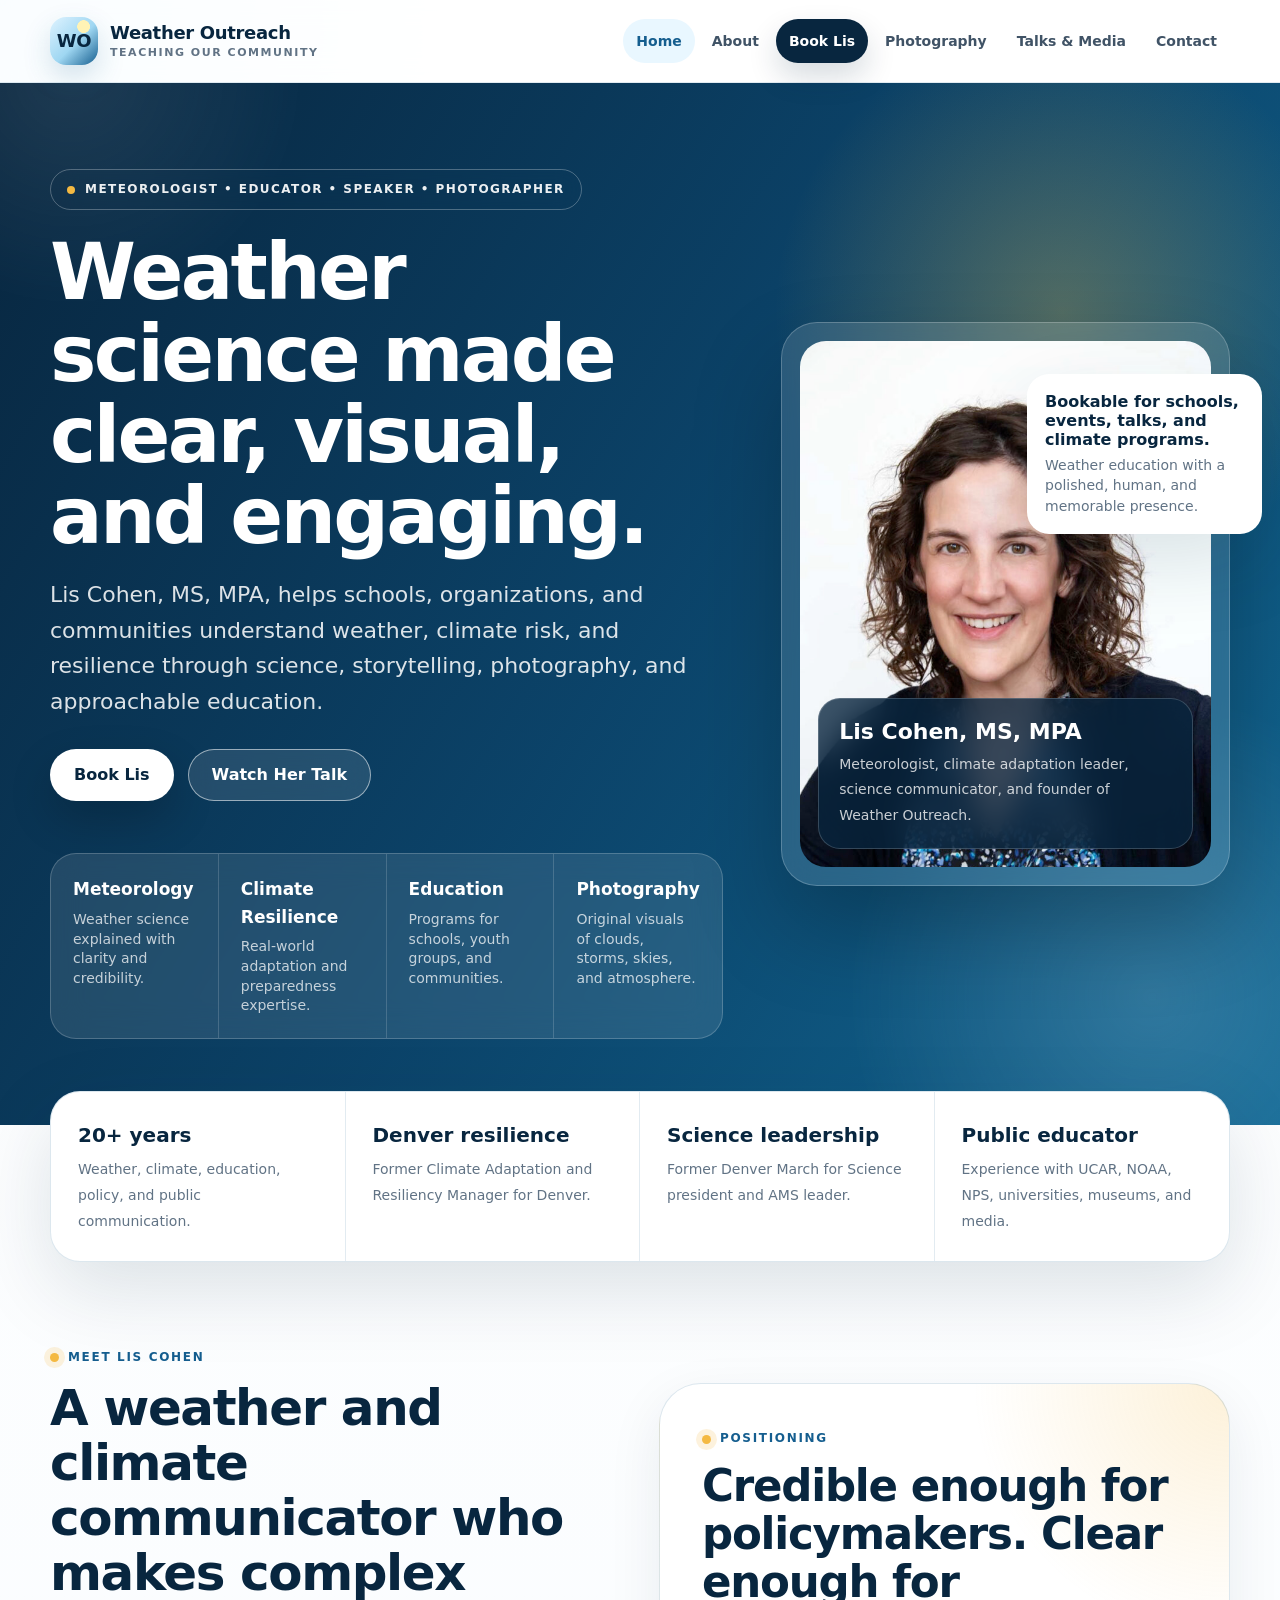
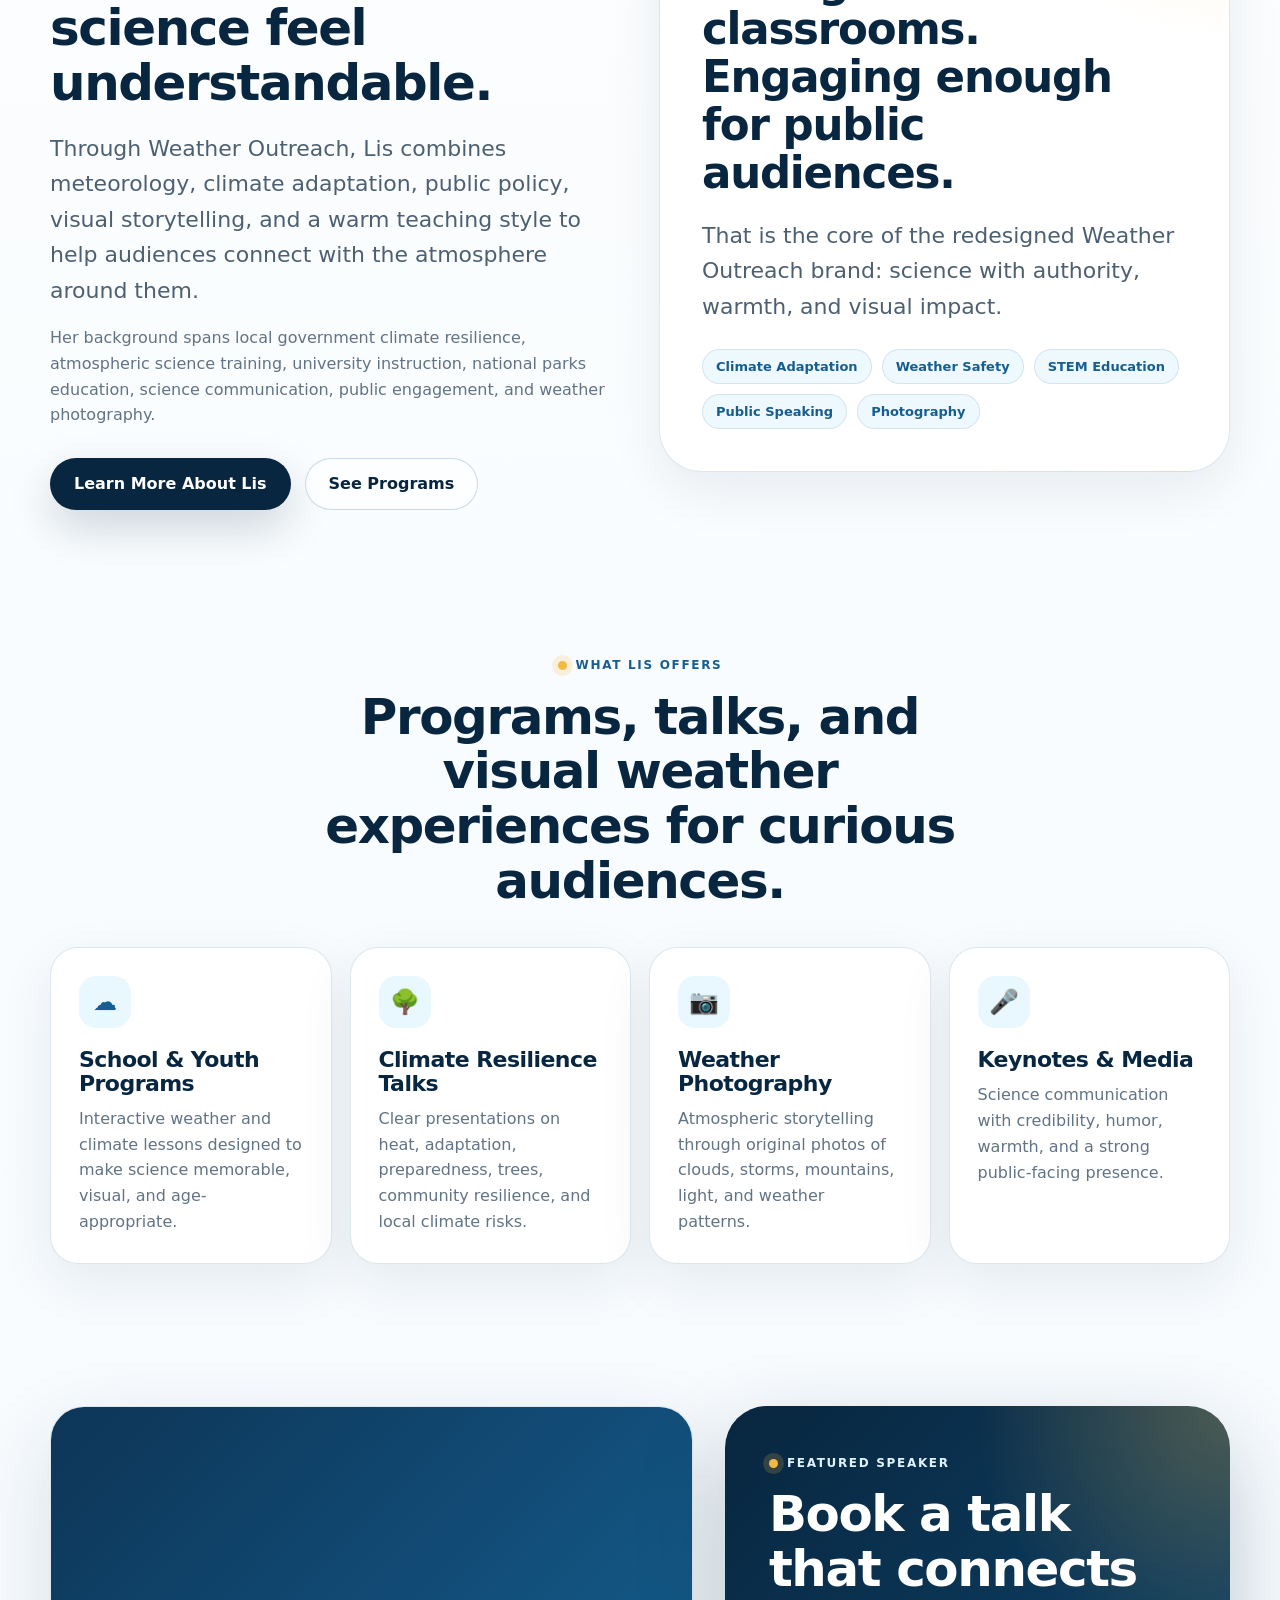
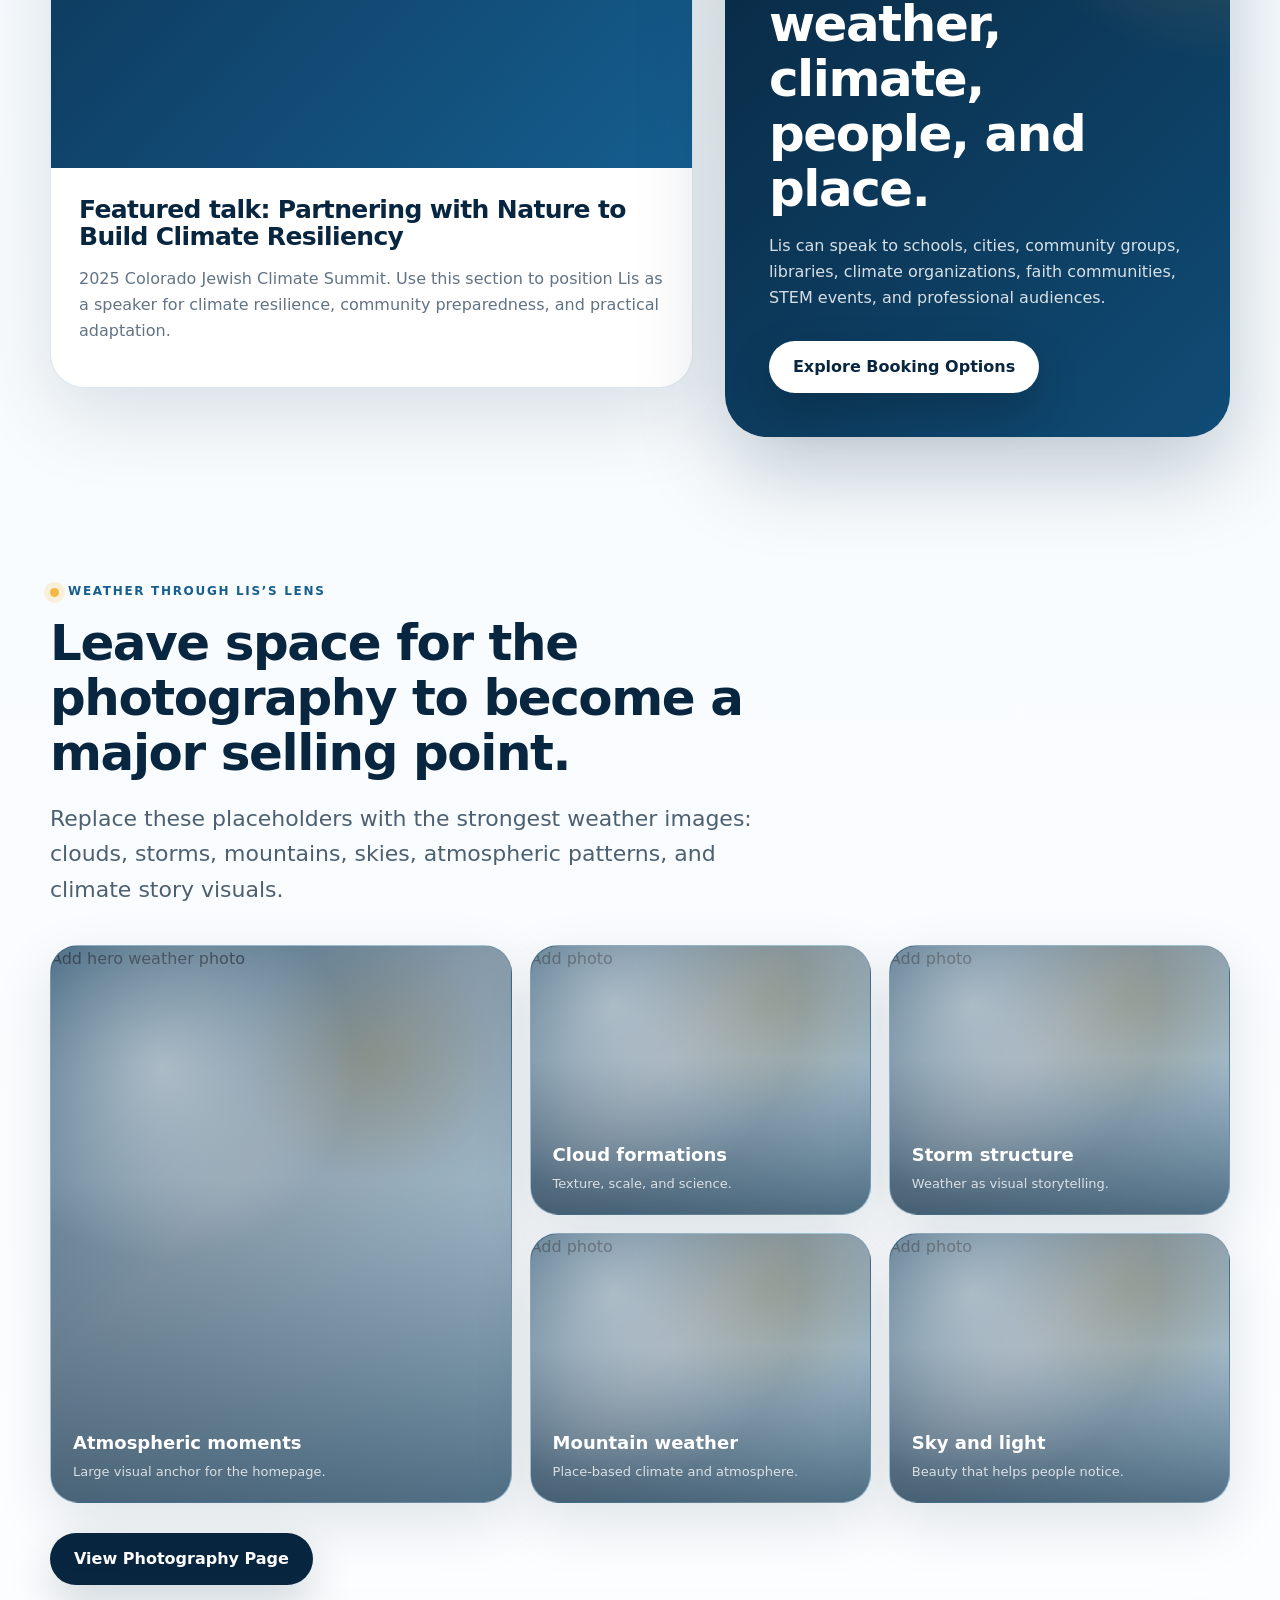
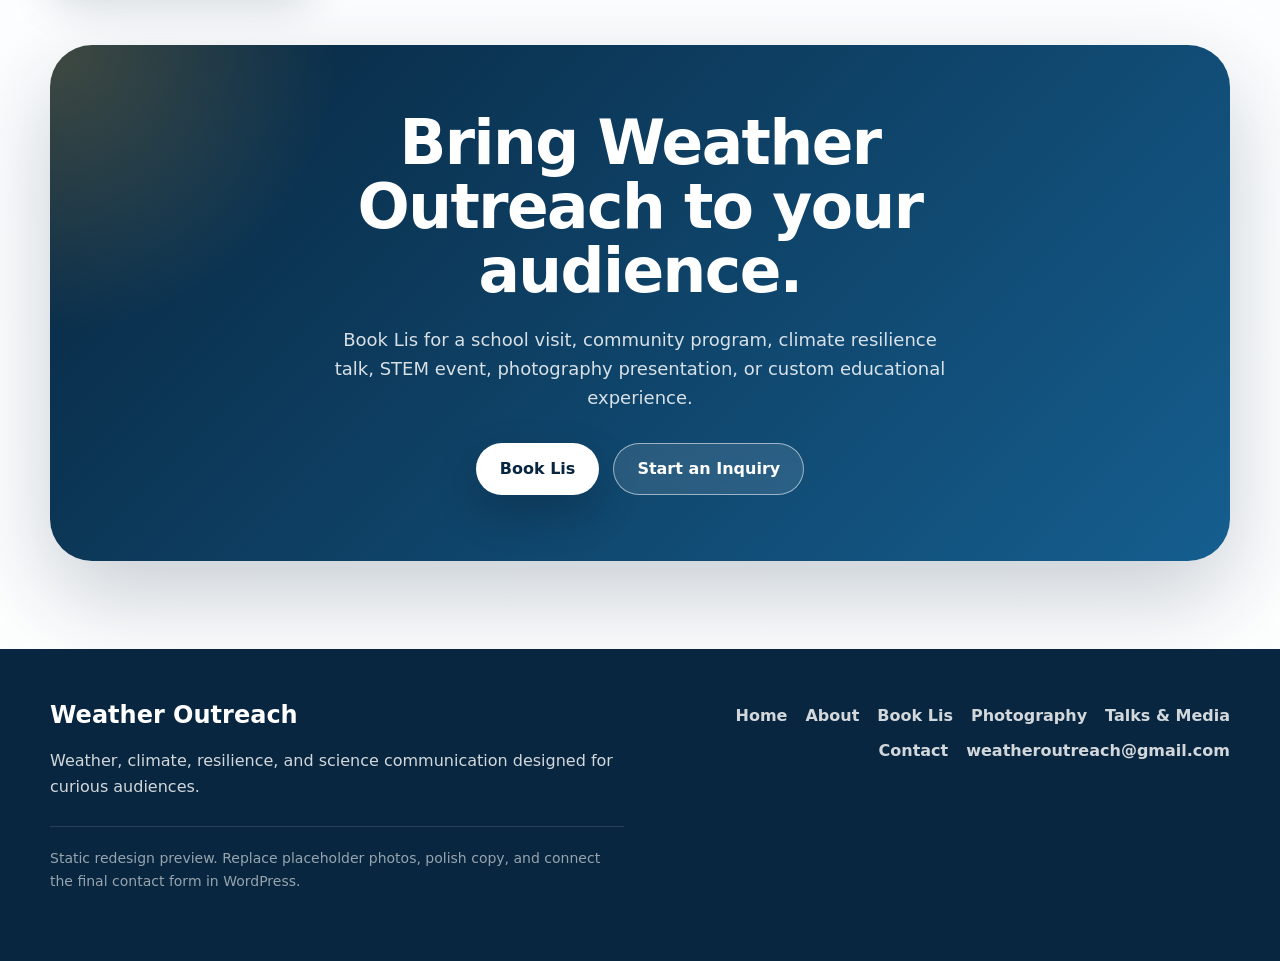
<file: index(2).html>
<!doctype html>
<html lang="en">
<head>
  <meta charset="utf-8">
  <meta name="viewport" content="width=device-width, initial-scale=1">
  <title>Weather Outreach | Lis Cohen, Meteorologist & Climate Communicator</title>
  <meta name="description" content="Lis Cohen, MS, MPA, is a meteorologist, climate resilience leader, educator, speaker, and weather photographer available for programs and events.">
  <link rel="stylesheet" href="styles.css">
</head><body>
  <a class="skip-link" href="#main">Skip to main content</a>

  <header class="site-header">
    <div class="nav-wrap">
      <a class="brand" href="index.html" aria-label="Weather Outreach home">
        <span class="brand-mark">WO</span>
        <span class="brand-text">
          <span class="brand-title">Weather Outreach</span>
          <span class="brand-subtitle">Teaching our community</span>
        </span>
      </a>

      <button class="nav-toggle" type="button" aria-expanded="false" aria-controls="site-nav">Menu</button>

      <nav class="site-nav" id="site-nav" aria-label="Main navigation">
        <a href="index.html" aria-current="page">Home</a>
        <a href="about.html">About</a>
        <a href="booking.html" class="nav-cta">Book Lis</a>
        <a href="photography.html">Photography</a>
        <a href="media.html">Talks & Media</a>
        <a href="contact.html">Contact</a>
      </nav>
    </div>
  </header>

  <main id="main">
    <section class="hero-home">
      <div class="hero-grid">
        <div class="hero-copy reveal">
          <div class="eyebrow"><span class="dot"></span>Meteorologist • Educator • Speaker • Photographer</div>
          <h1 class="display">Weather science made clear, visual, and engaging.</h1>
          <p class="lead">Lis Cohen, MS, MPA, helps schools, organizations, and communities understand weather, climate risk, and resilience through science, storytelling, photography, and approachable education.</p>
          <div class="button-row">
            <a class="button white" href="booking.html">Book Lis</a>
            <a class="button ghost-white" href="media.html">Watch Her Talk</a>
          </div>

          <div class="hero-meta">
            <div>
              <strong>Meteorology</strong>
              <span>Weather science explained with clarity and credibility.</span>
            </div>
            <div>
              <strong>Climate Resilience</strong>
              <span>Real-world adaptation and preparedness expertise.</span>
            </div>
            <div>
              <strong>Education</strong>
              <span>Programs for schools, youth groups, and communities.</span>
            </div>
            <div>
              <strong>Photography</strong>
              <span>Original visuals of clouds, storms, skies, and atmosphere.</span>
            </div>
          </div>
        </div>

        <div class="hero-media reveal">
          <div class="portrait-card">
            <img src="lis.jpg" alt="Portrait of Lis Cohen" loading="eager">
            <div class="portrait-caption">
              <strong>Lis Cohen, MS, MPA</strong>
              <span>Meteorologist, climate adaptation leader, science communicator, and founder of Weather Outreach.</span>
            </div>
          </div>
          <div class="float-card">
            <strong>Bookable for schools, events, talks, and climate programs.</strong>
            <span>Weather education with a polished, human, and memorable presence.</span>
          </div>
        </div>
      </div>
    </section>

    <section class="proof-strip" aria-label="Professional highlights">
      <div class="proof-card reveal">
        <div class="proof-item">
          <strong>20+ years</strong>
          <span>Weather, climate, education, policy, and public communication.</span>
        </div>
        <div class="proof-item">
          <strong>Denver resilience</strong>
          <span>Former Climate Adaptation and Resiliency Manager for Denver.</span>
        </div>
        <div class="proof-item">
          <strong>Science leadership</strong>
          <span>Former Denver March for Science president and AMS leader.</span>
        </div>
        <div class="proof-item">
          <strong>Public educator</strong>
          <span>Experience with UCAR, NOAA, NPS, universities, museums, and media.</span>
        </div>
      </div>
    </section>

    <section class="section">
      <div class="grid-2">
        <div class="reveal">
          <div class="kicker">Meet Lis Cohen</div>
          <h2 class="title">A weather and climate communicator who makes complex science feel understandable.</h2>
          <p class="lead">Through Weather Outreach, Lis combines meteorology, climate adaptation, public policy, visual storytelling, and a warm teaching style to help audiences connect with the atmosphere around them.</p>
          <p class="text-muted">Her background spans local government climate resilience, atmospheric science training, university instruction, national parks education, science communication, public engagement, and weather photography.</p>
          <div class="button-row">
            <a class="button primary" href="about.html">Learn More About Lis</a>
            <a class="button ghost" href="booking.html">See Programs</a>
          </div>
        </div>

        <div class="panel reveal">
          <div class="kicker">Positioning</div>
          <h3 class="title" style="font-size: clamp(30px, 3.4vw, 44px);">Credible enough for policymakers. Clear enough for classrooms. Engaging enough for public audiences.</h3>
          <p class="lead">That is the core of the redesigned Weather Outreach brand: science with authority, warmth, and visual impact.</p>
          <div class="logo-row">
            <span class="logo-pill">Climate Adaptation</span>
            <span class="logo-pill">Weather Safety</span>
            <span class="logo-pill">STEM Education</span>
            <span class="logo-pill">Public Speaking</span>
            <span class="logo-pill">Photography</span>
          </div>
        </div>
      </div>
    </section>

    <section class="section compact">
      <div class="section-header center reveal">
        <div class="kicker">What Lis Offers</div>
        <h2 class="title">Programs, talks, and visual weather experiences for curious audiences.</h2>
      </div>

      <div class="grid-4">
        <article class="card lift reveal">
          <div class="card-icon">☁️</div>
          <h3>School & Youth Programs</h3>
          <p>Interactive weather and climate lessons designed to make science memorable, visual, and age-appropriate.</p>
        </article>

        <article class="card lift reveal">
          <div class="card-icon">🌳</div>
          <h3>Climate Resilience Talks</h3>
          <p>Clear presentations on heat, adaptation, preparedness, trees, community resilience, and local climate risks.</p>
        </article>

        <article class="card lift reveal">
          <div class="card-icon">📷</div>
          <h3>Weather Photography</h3>
          <p>Atmospheric storytelling through original photos of clouds, storms, mountains, light, and weather patterns.</p>
        </article>

        <article class="card lift reveal">
          <div class="card-icon">🎤</div>
          <h3>Keynotes & Media</h3>
          <p>Science communication with credibility, humor, warmth, and a strong public-facing presence.</p>
        </article>
      </div>
    </section>

    <section class="section">
      <div class="media-grid">
        <div class="video-card reveal">
          <div class="video-frame">
            <iframe src="https://www.youtube.com/embed/r7lY6BytIMY" title="Lis Cohen talk at the 2025 Colorado Jewish Climate Summit" allow="accelerometer; autoplay; clipboard-write; encrypted-media; gyroscope; picture-in-picture; web-share" allowfullscreen></iframe>
          </div>
          <div class="video-copy">
            <h3>Featured talk: Partnering with Nature to Build Climate Resiliency</h3>
            <p class="text-muted">2025 Colorado Jewish Climate Summit. Use this section to position Lis as a speaker for climate resilience, community preparedness, and practical adaptation.</p>
          </div>
        </div>

        <div class="dark-panel reveal">
          <div class="kicker" style="color: #dff3ff;">Featured Speaker</div>
          <h2 class="title">Book a talk that connects weather, climate, people, and place.</h2>
          <p>Lis can speak to schools, cities, community groups, libraries, climate organizations, faith communities, STEM events, and professional audiences.</p>
          <div class="button-row">
            <a class="button white" href="booking.html">Explore Booking Options</a>
          </div>
        </div>
      </div>
    </section>

    <section class="section compact">
      <div class="section-header reveal">
        <div class="kicker">Weather Through Lis’s Lens</div>
        <h2 class="title">Leave space for the photography to become a major selling point.</h2>
        <p class="lead">Replace these placeholders with the strongest weather images: clouds, storms, mountains, skies, atmospheric patterns, and climate story visuals.</p>
      </div>

      <div class="gallery-grid">
        <div class="photo-slot large reveal">
          <span class="placeholder-note">Add hero weather photo</span>
          <div class="photo-label"><strong>Atmospheric moments</strong><span>Large visual anchor for the homepage.</span></div>
        </div>
        <div class="photo-slot reveal">
          <span class="placeholder-note">Add photo</span>
          <div class="photo-label"><strong>Cloud formations</strong><span>Texture, scale, and science.</span></div>
        </div>
        <div class="photo-slot reveal">
          <span class="placeholder-note">Add photo</span>
          <div class="photo-label"><strong>Storm structure</strong><span>Weather as visual storytelling.</span></div>
        </div>
        <div class="photo-slot reveal">
          <span class="placeholder-note">Add photo</span>
          <div class="photo-label"><strong>Mountain weather</strong><span>Place-based climate and atmosphere.</span></div>
        </div>
        <div class="photo-slot reveal">
          <span class="placeholder-note">Add photo</span>
          <div class="photo-label"><strong>Sky and light</strong><span>Beauty that helps people notice.</span></div>
        </div>
      </div>

      <div class="button-row">
        <a class="button primary" href="photography.html">View Photography Page</a>
      </div>
    </section>

    <section class="cta-band reveal">
      <h2>Bring Weather Outreach to your audience.</h2>
      <p>Book Lis for a school visit, community program, climate resilience talk, STEM event, photography presentation, or custom educational experience.</p>
      <div class="button-row">
        <a class="button white" href="booking.html">Book Lis</a>
        <a class="button ghost-white" href="contact.html">Start an Inquiry</a>
      </div>
    </section>
  </main>

  <footer class="site-footer">
    <div class="footer-wrap">
      <div>
        <h2>Weather Outreach</h2>
        <p>Weather, climate, resilience, and science communication designed for curious audiences.</p>
        <p class="footer-small">Static redesign preview. Replace placeholder photos, polish copy, and connect the final contact form in WordPress.</p>
      </div>
      <div>
        <div class="footer-links">
          <a href="index.html">Home</a>
          <a href="about.html">About</a>
          <a href="booking.html">Book Lis</a>
          <a href="photography.html">Photography</a>
          <a href="media.html">Talks & Media</a>
          <a href="contact.html">Contact</a>
          <a href="mailto:weatheroutreach@gmail.com">weatheroutreach@gmail.com</a>
        </div>
      </div>
    </div>
  </footer>

  <script src="script.js"></script>
</body>
</html>
</file>
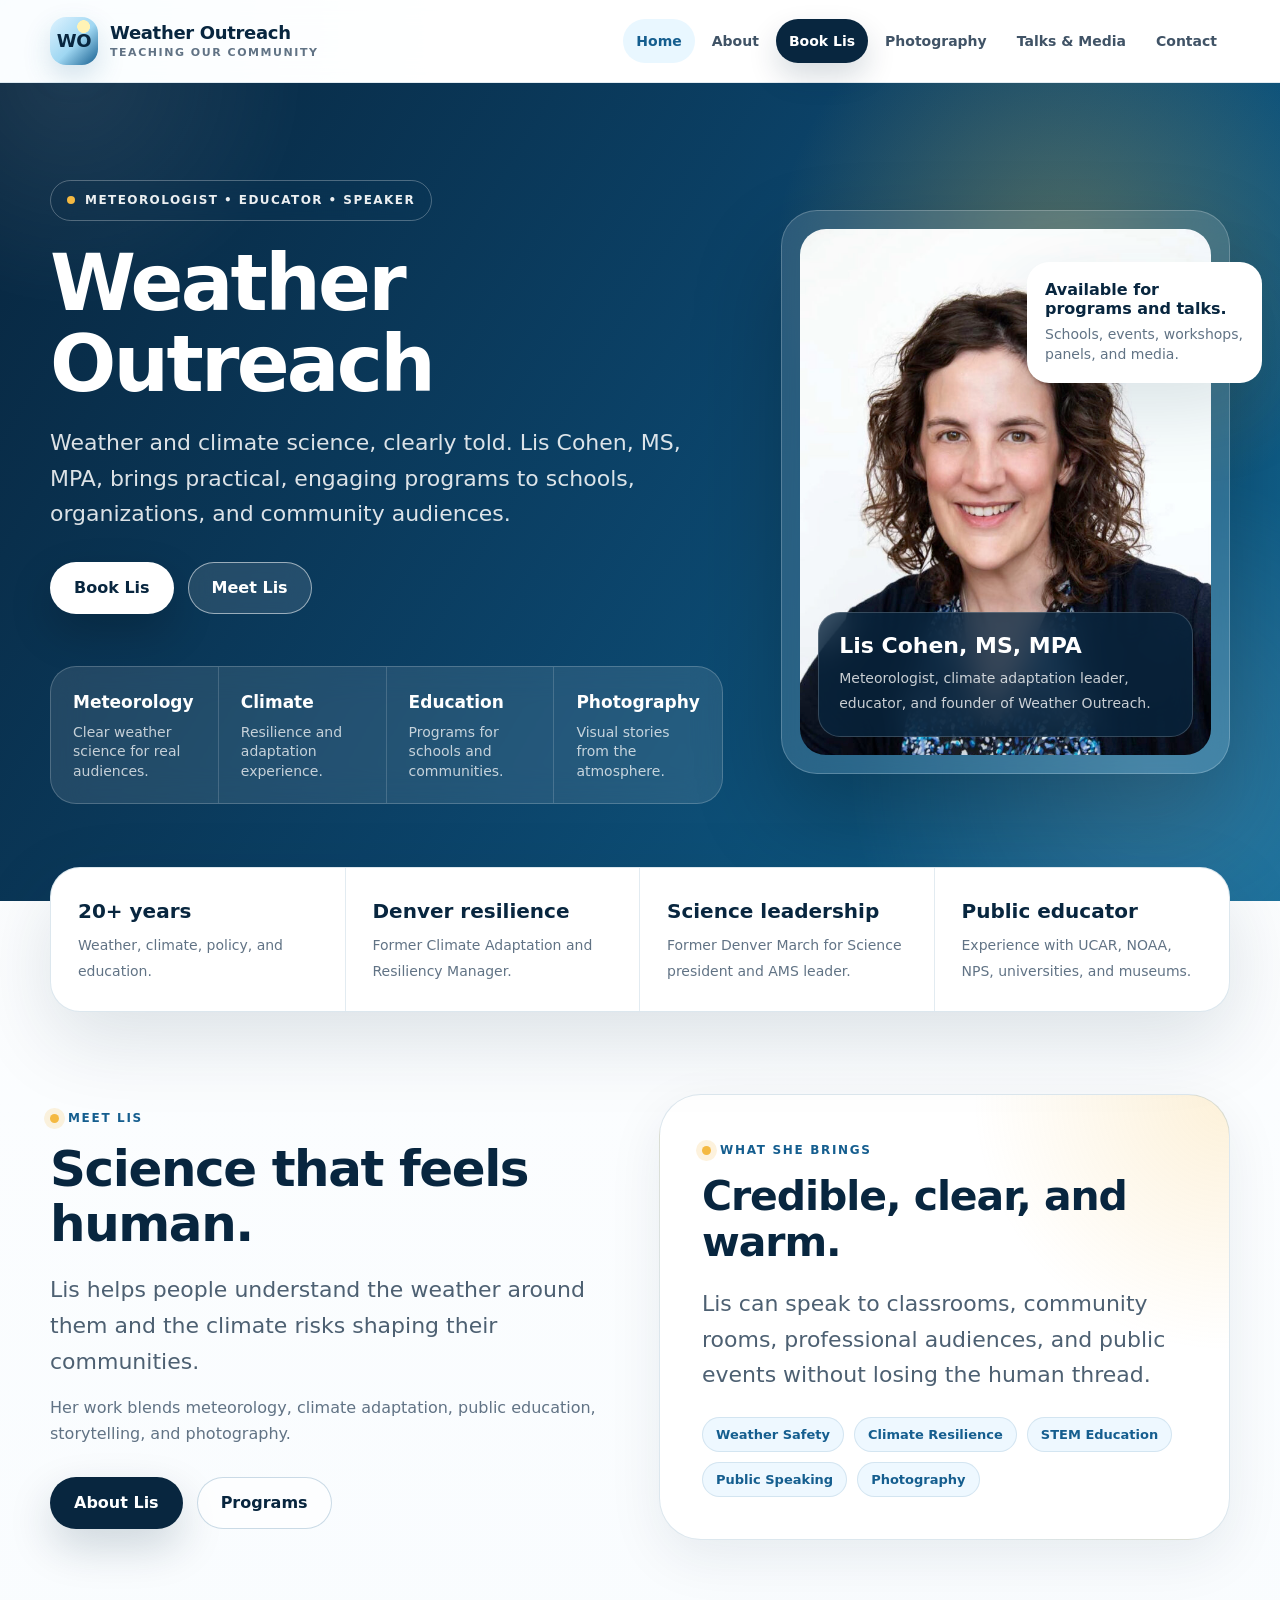
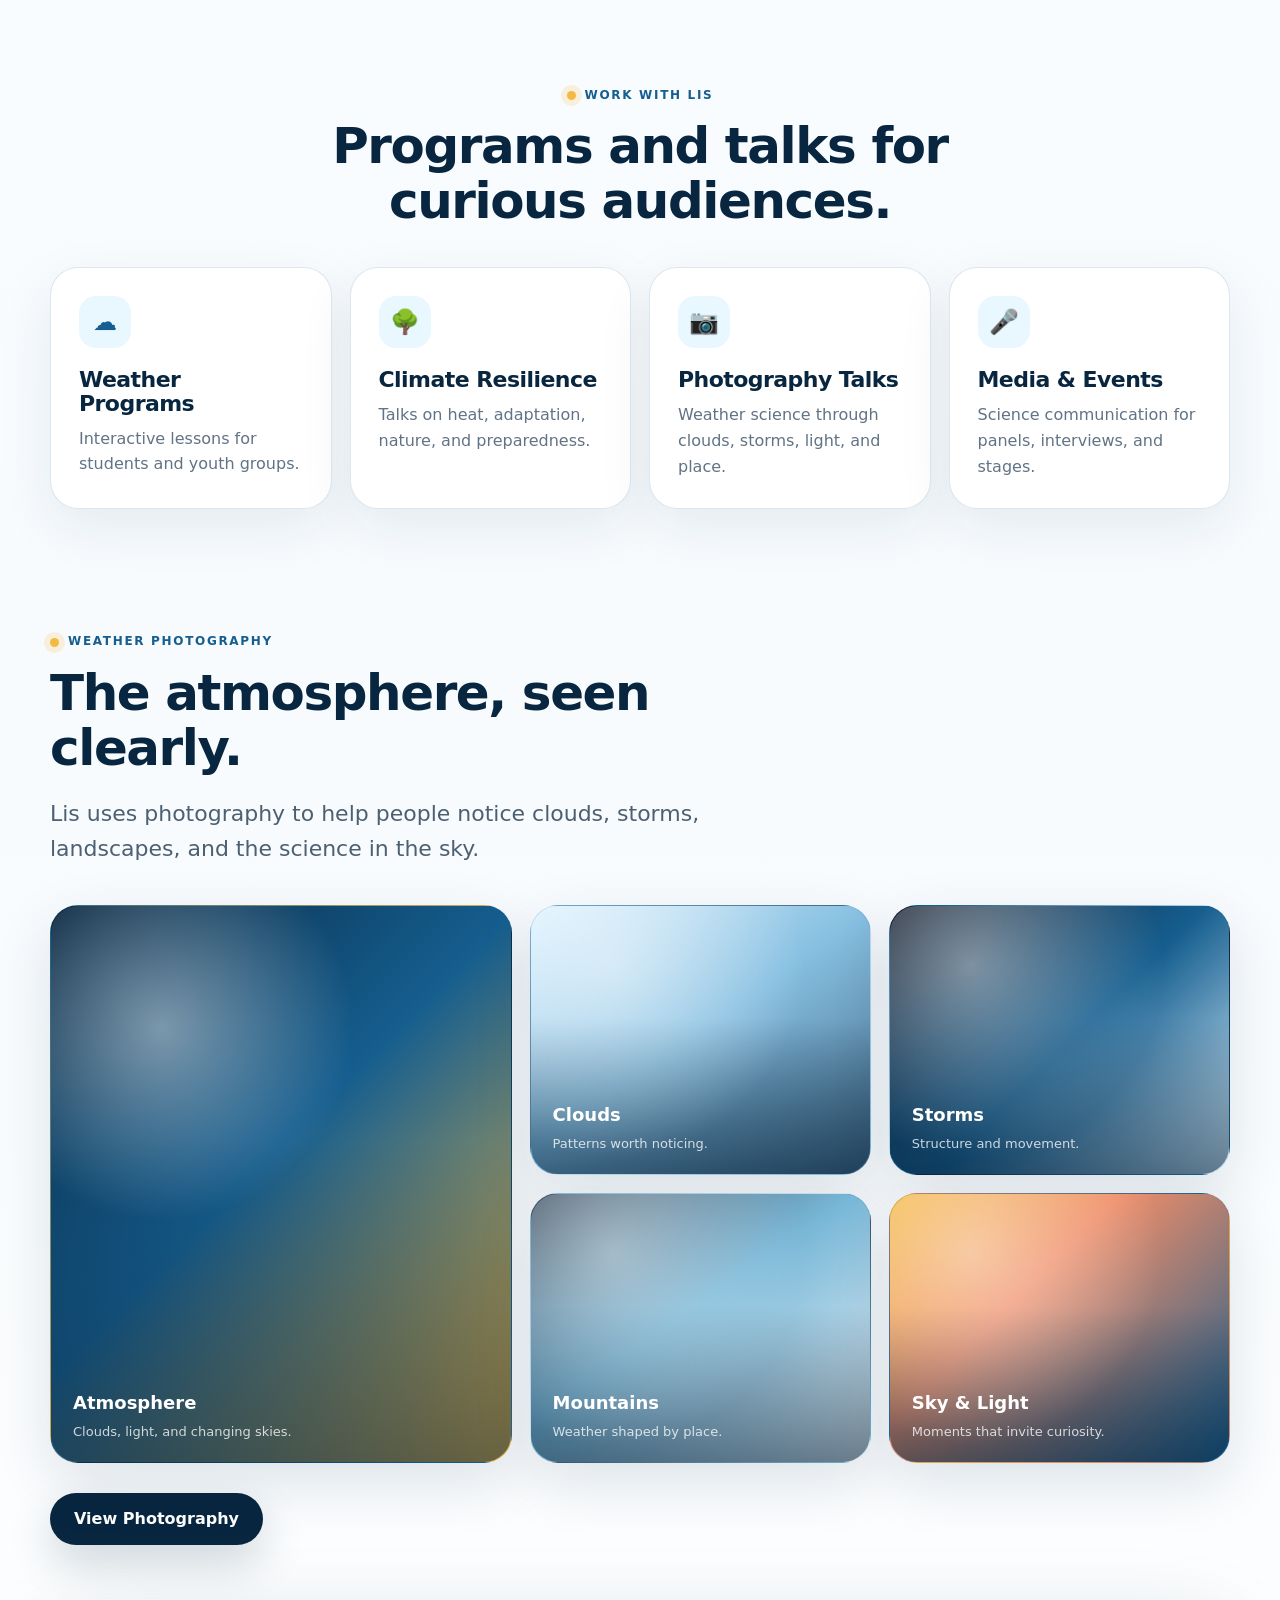
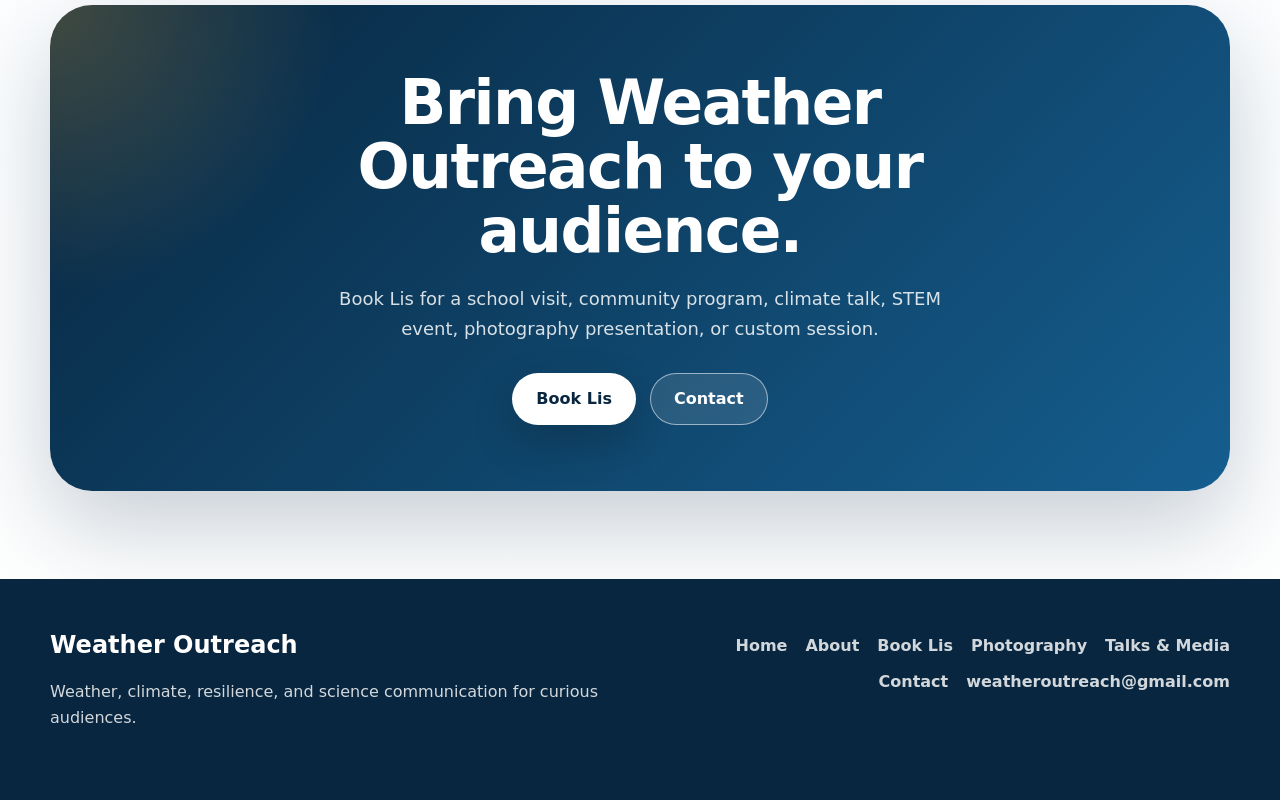
<file: index(3).html>
<!doctype html>
<html lang="en">
<head>
  <meta charset="utf-8">
  <meta name="viewport" content="width=device-width, initial-scale=1">
  <title>Weather Outreach | Lis Cohen</title>
  <meta name="description" content="Weather Outreach is led by Lis Cohen, MS, MPA: meteorologist, climate adaptation leader, educator, speaker, and weather photographer.">
  <link rel="stylesheet" href="styles.css">
</head>
<body>
  <a class="skip-link" href="#main">Skip to main content</a>

  <header class="site-header">
    <div class="nav-wrap">
      <a class="brand" href="index.html" aria-label="Weather Outreach home">
        <span class="brand-mark">WO</span>
        <span class="brand-text">
          <span class="brand-title">Weather Outreach</span>
          <span class="brand-subtitle">Teaching our community</span>
        </span>
      </a>

      <button class="nav-toggle" type="button" aria-expanded="false" aria-controls="site-nav">Menu</button>

      <nav class="site-nav" id="site-nav" aria-label="Main navigation">
        <a href="index.html" aria-current="page">Home</a>
        <a href="about.html">About</a>
        <a href="booking.html" class="nav-cta">Book Lis</a>
        <a href="photography.html">Photography</a>
        <a href="media.html">Talks & Media</a>
        <a href="contact.html">Contact</a>
      </nav>
    </div>
  </header>

  <main id="main">
    <section class="hero-home">
      <div class="hero-grid">
        <div class="hero-copy reveal">
          <div class="eyebrow"><span class="dot"></span>Meteorologist • Educator • Speaker</div>
          <h1 class="display">Weather Outreach</h1>
          <p class="lead">Weather and climate science, clearly told. Lis Cohen, MS, MPA, brings practical, engaging programs to schools, organizations, and community audiences.</p>
          <div class="button-row">
            <a class="button white" href="booking.html">Book Lis</a>
            <a class="button ghost-white" href="about.html">Meet Lis</a>
          </div>

          <div class="hero-meta">
            <div>
              <strong>Meteorology</strong>
              <span>Clear weather science for real audiences.</span>
            </div>
            <div>
              <strong>Climate</strong>
              <span>Resilience and adaptation experience.</span>
            </div>
            <div>
              <strong>Education</strong>
              <span>Programs for schools and communities.</span>
            </div>
            <div>
              <strong>Photography</strong>
              <span>Visual stories from the atmosphere.</span>
            </div>
          </div>
        </div>

        <div class="hero-media reveal">
          <div class="portrait-card">
            <img src="lis.jpg" alt="Portrait of Lis Cohen" loading="eager">
            <div class="portrait-caption">
              <strong>Lis Cohen, MS, MPA</strong>
              <span>Meteorologist, climate adaptation leader, educator, and founder of Weather Outreach.</span>
            </div>
          </div>
          <div class="float-card">
            <strong>Available for programs and talks.</strong>
            <span>Schools, events, workshops, panels, and media.</span>
          </div>
        </div>
      </div>
    </section>

    <section class="proof-strip" aria-label="Professional highlights">
      <div class="proof-card reveal">
        <div class="proof-item">
          <strong>20+ years</strong>
          <span>Weather, climate, policy, and education.</span>
        </div>
        <div class="proof-item">
          <strong>Denver resilience</strong>
          <span>Former Climate Adaptation and Resiliency Manager.</span>
        </div>
        <div class="proof-item">
          <strong>Science leadership</strong>
          <span>Former Denver March for Science president and AMS leader.</span>
        </div>
        <div class="proof-item">
          <strong>Public educator</strong>
          <span>Experience with UCAR, NOAA, NPS, universities, and museums.</span>
        </div>
      </div>
    </section>

    <section class="section">
      <div class="grid-2">
        <div class="reveal">
          <div class="kicker">Meet Lis</div>
          <h2 class="title">Science that feels human.</h2>
          <p class="lead">Lis helps people understand the weather around them and the climate risks shaping their communities.</p>
          <p class="text-muted">Her work blends meteorology, climate adaptation, public education, storytelling, and photography.</p>
          <div class="button-row">
            <a class="button primary" href="about.html">About Lis</a>
            <a class="button ghost" href="booking.html">Programs</a>
          </div>
        </div>

        <div class="panel reveal">
          <div class="kicker">What She Brings</div>
          <h3 class="panel-title">Credible, clear, and warm.</h3>
          <p class="lead">Lis can speak to classrooms, community rooms, professional audiences, and public events without losing the human thread.</p>
          <div class="logo-row">
            <span class="logo-pill">Weather Safety</span>
            <span class="logo-pill">Climate Resilience</span>
            <span class="logo-pill">STEM Education</span>
            <span class="logo-pill">Public Speaking</span>
            <span class="logo-pill">Photography</span>
          </div>
        </div>
      </div>
    </section>

    <section class="section compact">
      <div class="section-header center reveal">
        <div class="kicker">Work With Lis</div>
        <h2 class="title">Programs and talks for curious audiences.</h2>
      </div>

      <div class="grid-4">
        <article class="card lift reveal">
          <div class="card-icon">☁️</div>
          <h3>Weather Programs</h3>
          <p>Interactive lessons for students and youth groups.</p>
        </article>

        <article class="card lift reveal">
          <div class="card-icon">🌳</div>
          <h3>Climate Resilience</h3>
          <p>Talks on heat, adaptation, nature, and preparedness.</p>
        </article>

        <article class="card lift reveal">
          <div class="card-icon">📷</div>
          <h3>Photography Talks</h3>
          <p>Weather science through clouds, storms, light, and place.</p>
        </article>

        <article class="card lift reveal">
          <div class="card-icon">🎤</div>
          <h3>Media & Events</h3>
          <p>Science communication for panels, interviews, and stages.</p>
        </article>
      </div>
    </section>

    <section class="section compact">
      <div class="section-header reveal">
        <div class="kicker">Weather Photography</div>
        <h2 class="title">The atmosphere, seen clearly.</h2>
        <p class="lead">Lis uses photography to help people notice clouds, storms, landscapes, and the science in the sky.</p>
      </div>

      <div class="gallery-grid">
        <div class="photo-slot large sky-1 reveal">
          <div class="photo-label"><strong>Atmosphere</strong><span>Clouds, light, and changing skies.</span></div>
        </div>
        <div class="photo-slot sky-2 reveal">
          <div class="photo-label"><strong>Clouds</strong><span>Patterns worth noticing.</span></div>
        </div>
        <div class="photo-slot sky-3 reveal">
          <div class="photo-label"><strong>Storms</strong><span>Structure and movement.</span></div>
        </div>
        <div class="photo-slot sky-4 reveal">
          <div class="photo-label"><strong>Mountains</strong><span>Weather shaped by place.</span></div>
        </div>
        <div class="photo-slot sky-5 reveal">
          <div class="photo-label"><strong>Sky & Light</strong><span>Moments that invite curiosity.</span></div>
        </div>
      </div>

      <div class="button-row">
        <a class="button primary" href="photography.html">View Photography</a>
      </div>
    </section>

    <section class="cta-band reveal">
      <h2>Bring Weather Outreach to your audience.</h2>
      <p>Book Lis for a school visit, community program, climate talk, STEM event, photography presentation, or custom session.</p>
      <div class="button-row">
        <a class="button white" href="booking.html">Book Lis</a>
        <a class="button ghost-white" href="contact.html">Contact</a>
      </div>
    </section>
  </main>

  <footer class="site-footer">
    <div class="footer-wrap">
      <div>
        <h2>Weather Outreach</h2>
        <p>Weather, climate, resilience, and science communication for curious audiences.</p>
      </div>
      <div>
        <div class="footer-links">
          <a href="index.html">Home</a>
          <a href="about.html">About</a>
          <a href="booking.html">Book Lis</a>
          <a href="photography.html">Photography</a>
          <a href="media.html">Talks & Media</a>
          <a href="contact.html">Contact</a>
          <a href="mailto:weatheroutreach@gmail.com">weatheroutreach@gmail.com</a>
        </div>
      </div>
    </div>
  </footer>

  <script src="script.js"></script>
</body>
</html>
</file>
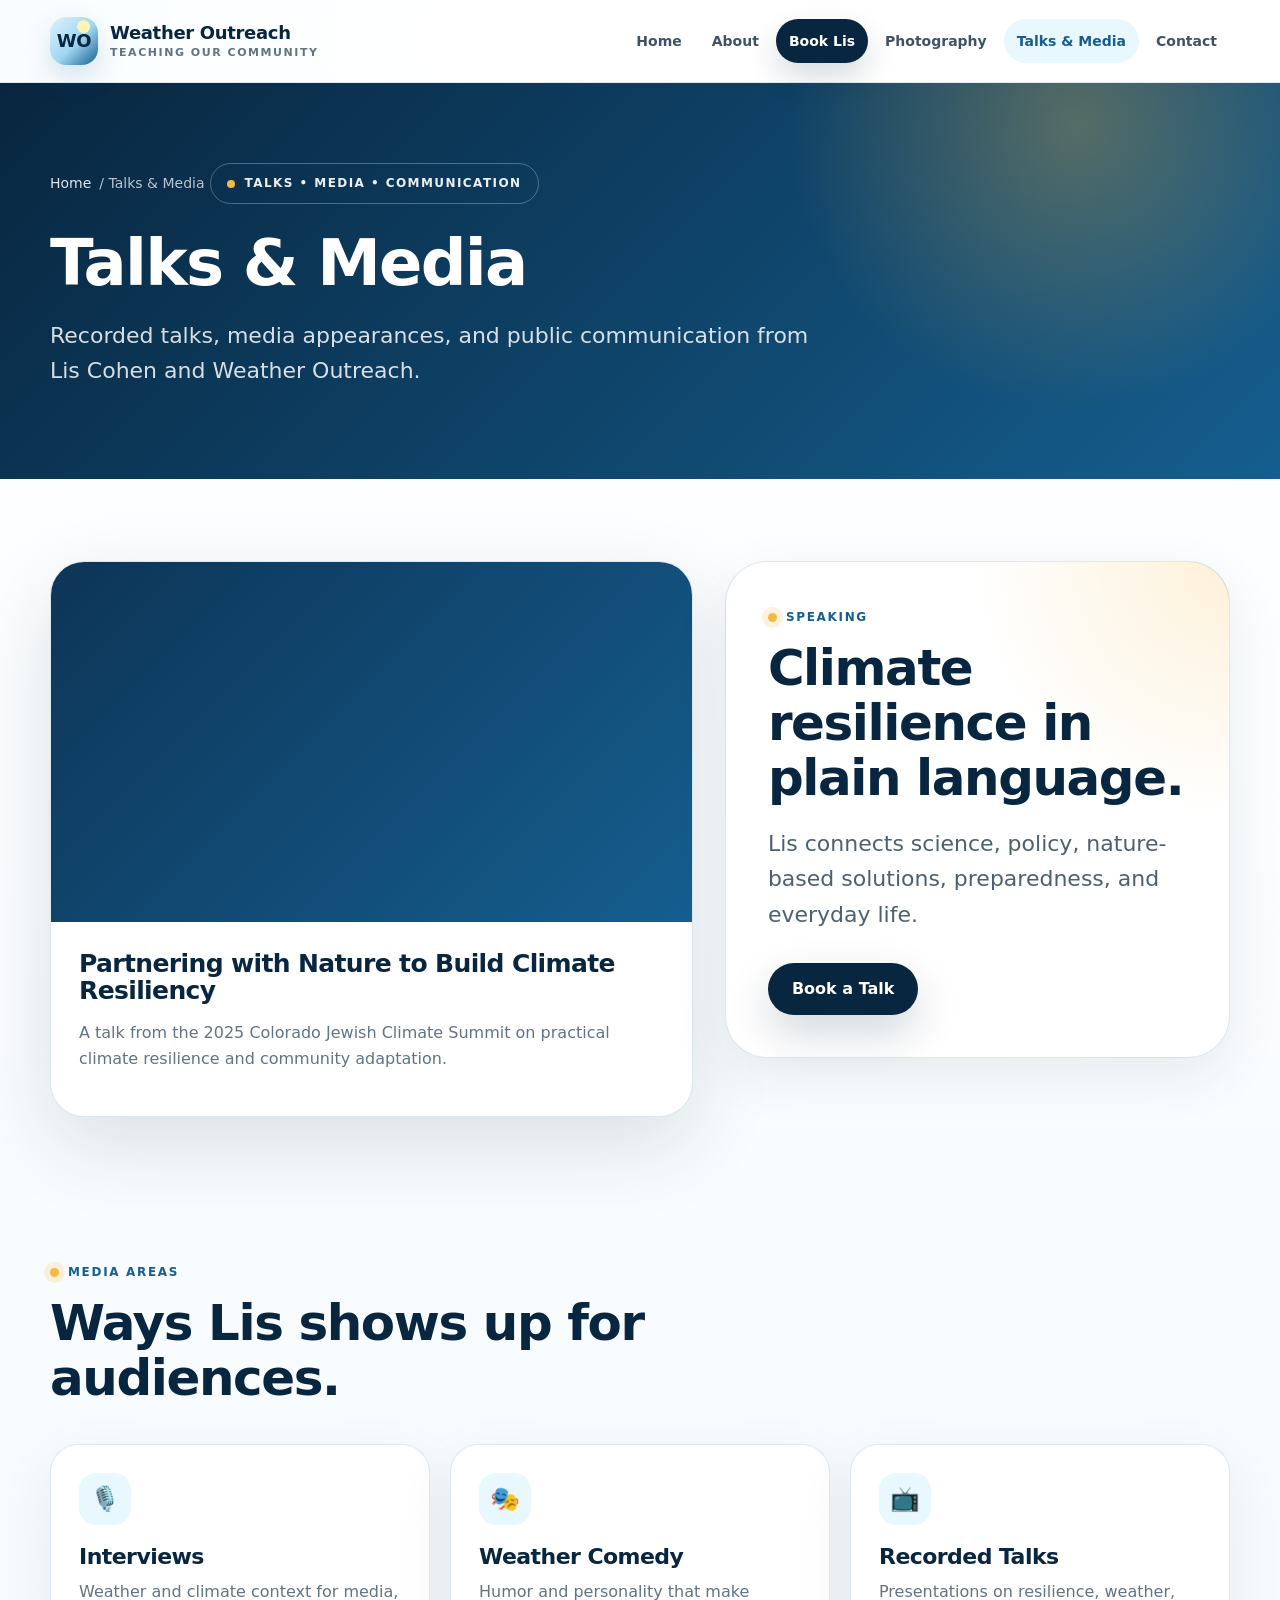
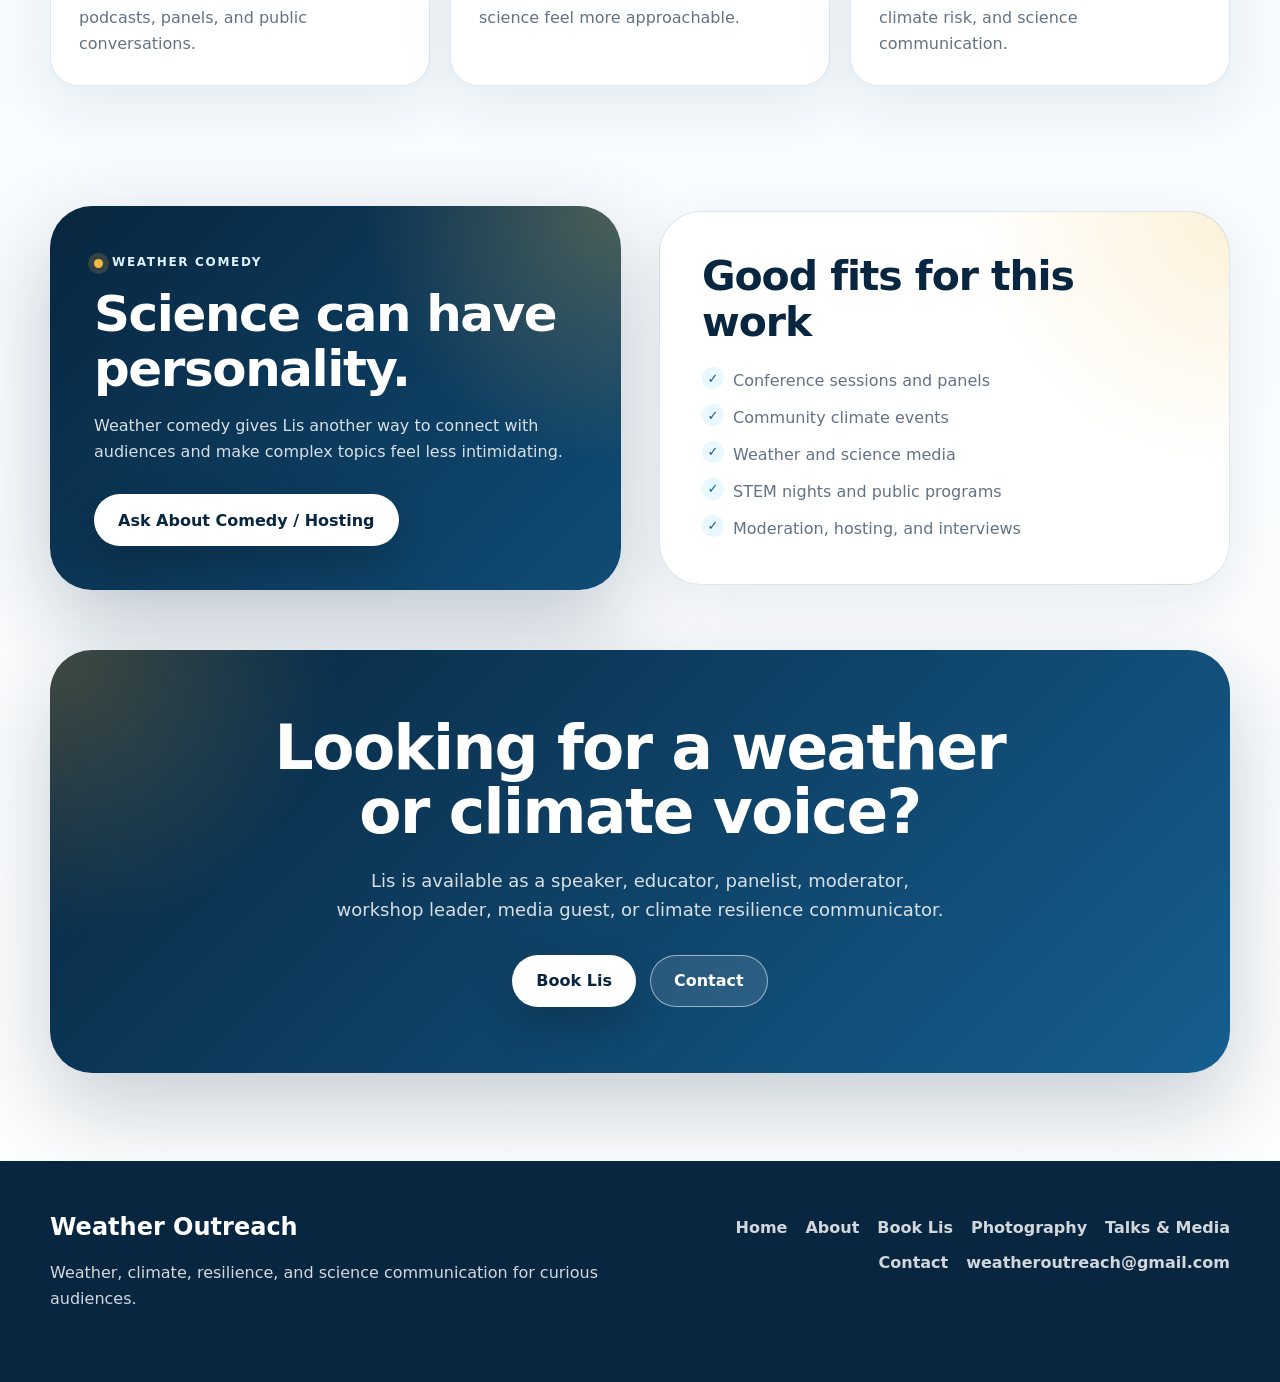
<file: media(1).html>
<!doctype html>
<html lang="en">
<head>
  <meta charset="utf-8">
  <meta name="viewport" content="width=device-width, initial-scale=1">
  <title>Talks & Media | Weather Outreach</title>
  <meta name="description" content="Watch Lis Cohen speak about climate resilience and explore Weather Outreach talks, media, comedy, and science communication.">
  <link rel="stylesheet" href="styles.css">
</head>
<body>
  <a class="skip-link" href="#main">Skip to main content</a>

  <header class="site-header">
    <div class="nav-wrap">
      <a class="brand" href="index.html" aria-label="Weather Outreach home">
        <span class="brand-mark">WO</span>
        <span class="brand-text">
          <span class="brand-title">Weather Outreach</span>
          <span class="brand-subtitle">Teaching our community</span>
        </span>
      </a>

      <button class="nav-toggle" type="button" aria-expanded="false" aria-controls="site-nav">Menu</button>

      <nav class="site-nav" id="site-nav" aria-label="Main navigation">
        <a href="index.html">Home</a>
        <a href="about.html">About</a>
        <a href="booking.html" class="nav-cta">Book Lis</a>
        <a href="photography.html">Photography</a>
        <a href="media.html" aria-current="page">Talks & Media</a>
        <a href="contact.html">Contact</a>
      </nav>
    </div>
  </header>

  <main id="main">
    <section class="page-hero">
      <div class="page-hero-inner reveal">
        <div class="breadcrumb"><a href="index.html">Home</a> / Talks & Media</div>
        <div class="eyebrow"><span class="dot"></span>Talks • Media • Communication</div>
        <h1 class="page-title">Talks & Media</h1>
        <p class="lead">Recorded talks, media appearances, and public communication from Lis Cohen and Weather Outreach.</p>
      </div>
    </section>

    <section class="section">
      <div class="media-grid">
        <div class="video-card reveal">
          <div class="video-frame">
            <iframe src="https://www.youtube.com/embed/r7lY6BytIMY" title="2025 Colorado Jewish Climate Summit: Partnering with Nature to Build Climate Resiliency" allow="accelerometer; autoplay; clipboard-write; encrypted-media; gyroscope; picture-in-picture; web-share" allowfullscreen></iframe>
          </div>
          <div class="video-copy">
            <h3>Partnering with Nature to Build Climate Resiliency</h3>
            <p class="text-muted">A talk from the 2025 Colorado Jewish Climate Summit on practical climate resilience and community adaptation.</p>
          </div>
        </div>

        <div class="panel reveal">
          <div class="kicker">Speaking</div>
          <h2 class="title">Climate resilience in plain language.</h2>
          <p class="lead">Lis connects science, policy, nature-based solutions, preparedness, and everyday life.</p>
          <div class="button-row">
            <a class="button primary" href="booking.html">Book a Talk</a>
          </div>
        </div>
      </div>
    </section>

    <section class="section compact">
      <div class="section-header reveal">
        <div class="kicker">Media Areas</div>
        <h2 class="title">Ways Lis shows up for audiences.</h2>
      </div>

      <div class="grid-3">
        <article class="card lift reveal">
          <div class="card-icon">🎙️</div>
          <h3>Interviews</h3>
          <p>Weather and climate context for media, podcasts, panels, and public conversations.</p>
        </article>
        <article class="card lift reveal">
          <div class="card-icon">🎭</div>
          <h3>Weather Comedy</h3>
          <p>Humor and personality that make science feel more approachable.</p>
        </article>
        <article class="card lift reveal">
          <div class="card-icon">📺</div>
          <h3>Recorded Talks</h3>
          <p>Presentations on resilience, weather, climate risk, and science communication.</p>
        </article>
      </div>
    </section>

    <section class="section compact">
      <div class="grid-2">
        <div class="dark-panel reveal">
          <div class="kicker" style="color: #dff3ff;">Weather Comedy</div>
          <h2 class="title">Science can have personality.</h2>
          <p>Weather comedy gives Lis another way to connect with audiences and make complex topics feel less intimidating.</p>
          <div class="button-row"><a class="button white" href="contact.html">Ask About Comedy / Hosting</a></div>
        </div>

        <div class="panel reveal">
          <h3 class="panel-title">Good fits for this work</h3>
          <ul class="check-list">
            <li>Conference sessions and panels</li>
            <li>Community climate events</li>
            <li>Weather and science media</li>
            <li>STEM nights and public programs</li>
            <li>Moderation, hosting, and interviews</li>
          </ul>
        </div>
      </div>
    </section>

    <section class="cta-band reveal">
      <h2>Looking for a weather or climate voice?</h2>
      <p>Lis is available as a speaker, educator, panelist, moderator, workshop leader, media guest, or climate resilience communicator.</p>
      <div class="button-row">
        <a class="button white" href="booking.html">Book Lis</a>
        <a class="button ghost-white" href="contact.html">Contact</a>
      </div>
    </section>
  </main>

  <footer class="site-footer">
    <div class="footer-wrap">
      <div>
        <h2>Weather Outreach</h2>
        <p>Weather, climate, resilience, and science communication for curious audiences.</p>
      </div>
      <div>
        <div class="footer-links">
          <a href="index.html">Home</a>
          <a href="about.html">About</a>
          <a href="booking.html">Book Lis</a>
          <a href="photography.html">Photography</a>
          <a href="media.html">Talks & Media</a>
          <a href="contact.html">Contact</a>
          <a href="mailto:weatheroutreach@gmail.com">weatheroutreach@gmail.com</a>
        </div>
      </div>
    </div>
  </footer>

  <script src="script.js"></script>
</body>
</html>
</file>
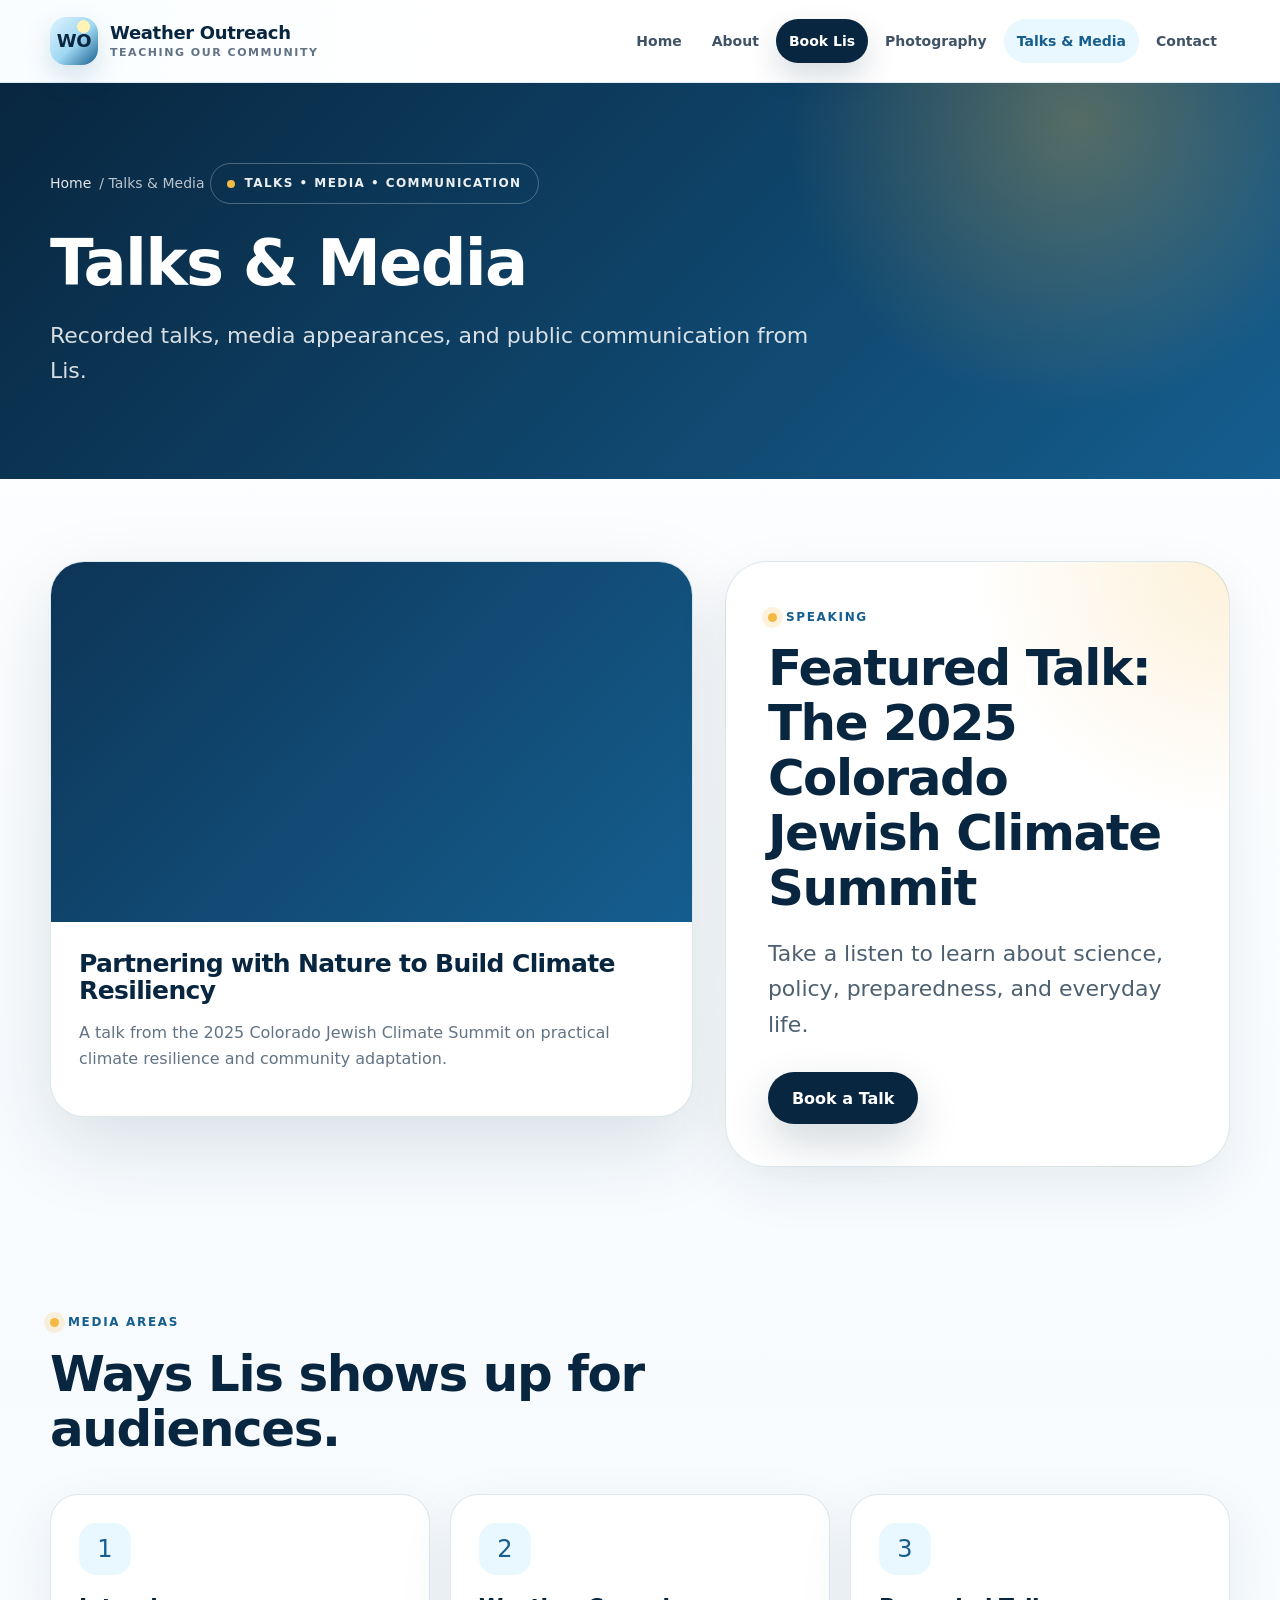
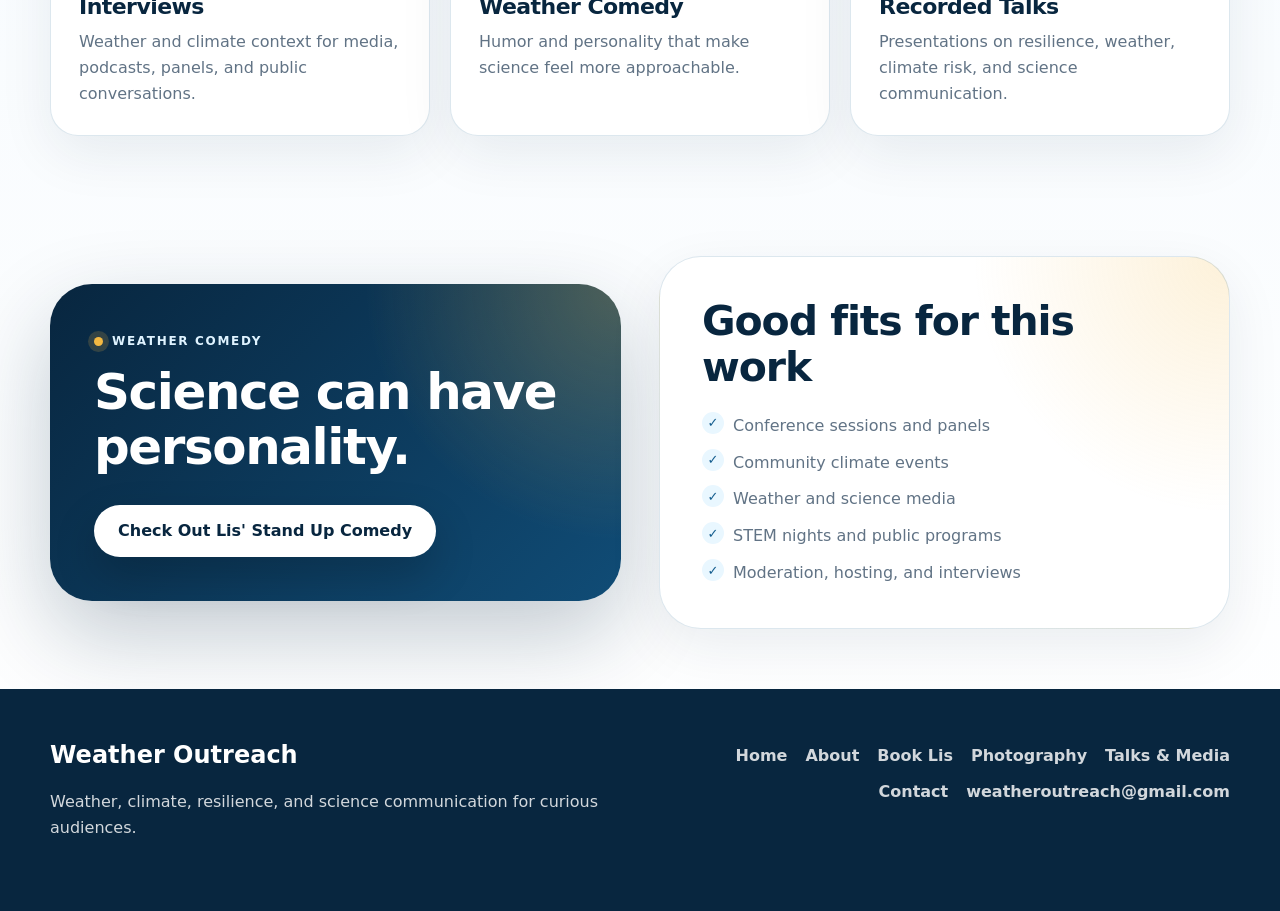
<file: media.html>
<!doctype html>
<html lang="en">
<head>
  <meta charset="utf-8">
  <meta name="viewport" content="width=device-width, initial-scale=1">
  <title>Talks & Media | Weather Outreach</title>  
  <meta name="description" content="Recorded talks, media appearances, and public communication from Lis.">
  <link rel="stylesheet" href="styles.css">
</head>
<body>
  <a class="skip-link" href="#main">Skip to main content</a>

  <header class="site-header">
    <div class="nav-wrap">
      <a class="brand" href="index.html" aria-label="Weather Outreach home">
        <span class="brand-mark">WO</span>
        <span class="brand-text">
          <span class="brand-title">Weather Outreach</span>
          <span class="brand-subtitle">Teaching our community</span>
        </span>
      </a>

      <button class="nav-toggle" type="button" aria-expanded="false" aria-controls="site-nav">Menu</button>

      <nav class="site-nav" id="site-nav" aria-label="Main navigation">
        <a href="index.html">Home</a>
        <a href="about.html">About</a>
        <a href="booking.html" class="nav-cta">Book Lis</a>
        <a href="photography.html">Photography</a>
        <a href="media.html" aria-current="page">Talks & Media</a>
        <a href="contact.html">Contact</a>
      </nav>
    </div>
  </header>

  <main id="main">
    <section class="page-hero">
      <div class="page-hero-inner reveal">
        <div class="breadcrumb"><a href="index.html">Home</a> / Talks & Media</div>
        <div class="eyebrow"><span class="dot"></span>Talks • Media • Communication</div>
        <h1 class="page-title">Talks & Media</h1>
        <p class="lead">Recorded talks, media appearances, and public communication from Lis.</p>
      </div>
    </section>

    <section class="section">
      <div class="media-grid">
        <div class="video-card reveal">
          <div class="video-frame">
            <iframe
              src="https://www.youtube.com/embed/r7lY6BytIMY?start=1585"
              title="2025 Colorado Jewish Climate Summit: Partnering with Nature to Build Climate Resiliency"
              allow="accelerometer; autoplay; clipboard-write; encrypted-media; gyroscope; picture-in-picture; web-share"
              allowfullscreen>
              </iframe>
          </div>
          <div class="video-copy">
            <h3>Partnering with Nature to Build Climate Resiliency</h3>
            <p class="text-muted">A talk from the 2025 Colorado Jewish Climate Summit on practical climate resilience and community adaptation.</p>
          </div>
        </div>

        <div class="panel reveal">
          <div class="kicker">Speaking</div>
          <h2 class="title">Featured Talk: The 2025 Colorado Jewish Climate Summit</h2>
          <p class="lead">Take a listen to learn about science, policy, preparedness, and everyday life.</p>
          <div class="button-row">
            <a class="button primary" href="booking.html">Book a Talk</a>
          </div>
        </div>
      </div>
    </section>

    <section class="section compact">
      <div class="section-header reveal">
        <div class="kicker">Media Areas</div>
        <h2 class="title">Ways Lis shows up for audiences.</h2>
      </div>

      <div class="grid-3">
        <article class="card lift reveal">
          <div class="card-icon">1</div>
          <h3>Interviews</h3>
          <p>Weather and climate context for media, podcasts, panels, and public conversations.</p>
        </article>
        <article class="card lift reveal">
          <div class="card-icon">2</div>
          <h3>Weather Comedy</h3>
          <p>Humor and personality that make science feel more approachable.</p>
        </article>
        <article class="card lift reveal">
          <div class="card-icon">3</div>
          <h3>Recorded Talks</h3>
          <p>Presentations on resilience, weather, climate risk, and science communication.</p>
        </article>
      </div>
    </section>

    <section class="section compact">
      <div class="grid-2">
        <div class="dark-panel reveal">
          <div class="kicker" style="color: #dff3ff;">Weather Comedy</div>
          <h2 class="title">Science can have personality.</h2>
          <div class="button-row"><a class="button white" href="https://www.youtube.com/@weatheroutreach737/videos">Check Out Lis' Stand Up Comedy</a></div>
        </div>

        <div class="panel reveal">
          <h3 class="panel-title">Good fits for this work</h3>
          <ul class="check-list">
            <li>Conference sessions and panels</li>
            <li>Community climate events</li>
            <li>Weather and science media</li>
            <li>STEM nights and public programs</li>
            <li>Moderation, hosting, and interviews</li>
          </ul>
        </div>
      </div>
    </section>
  </main>

  <footer class="site-footer">
    <div class="footer-wrap">
      <div>
        <h2>Weather Outreach</h2>
        <p>Weather, climate, resilience, and science communication for curious audiences.</p>
      </div>
      <div>
        <div class="footer-links">
          <a href="index.html">Home</a>
          <a href="about.html">About</a>
          <a href="booking.html">Book Lis</a>
          <a href="photography.html">Photography</a>
          <a href="media.html">Talks & Media</a>
          <a href="contact.html">Contact</a>
          <a href="mailto:weatheroutreach@gmail.com">weatheroutreach@gmail.com</a>
        </div>
      </div>
    </div>
  </footer>

  <script src="script.js"></script>
</body>
</html>
</file>
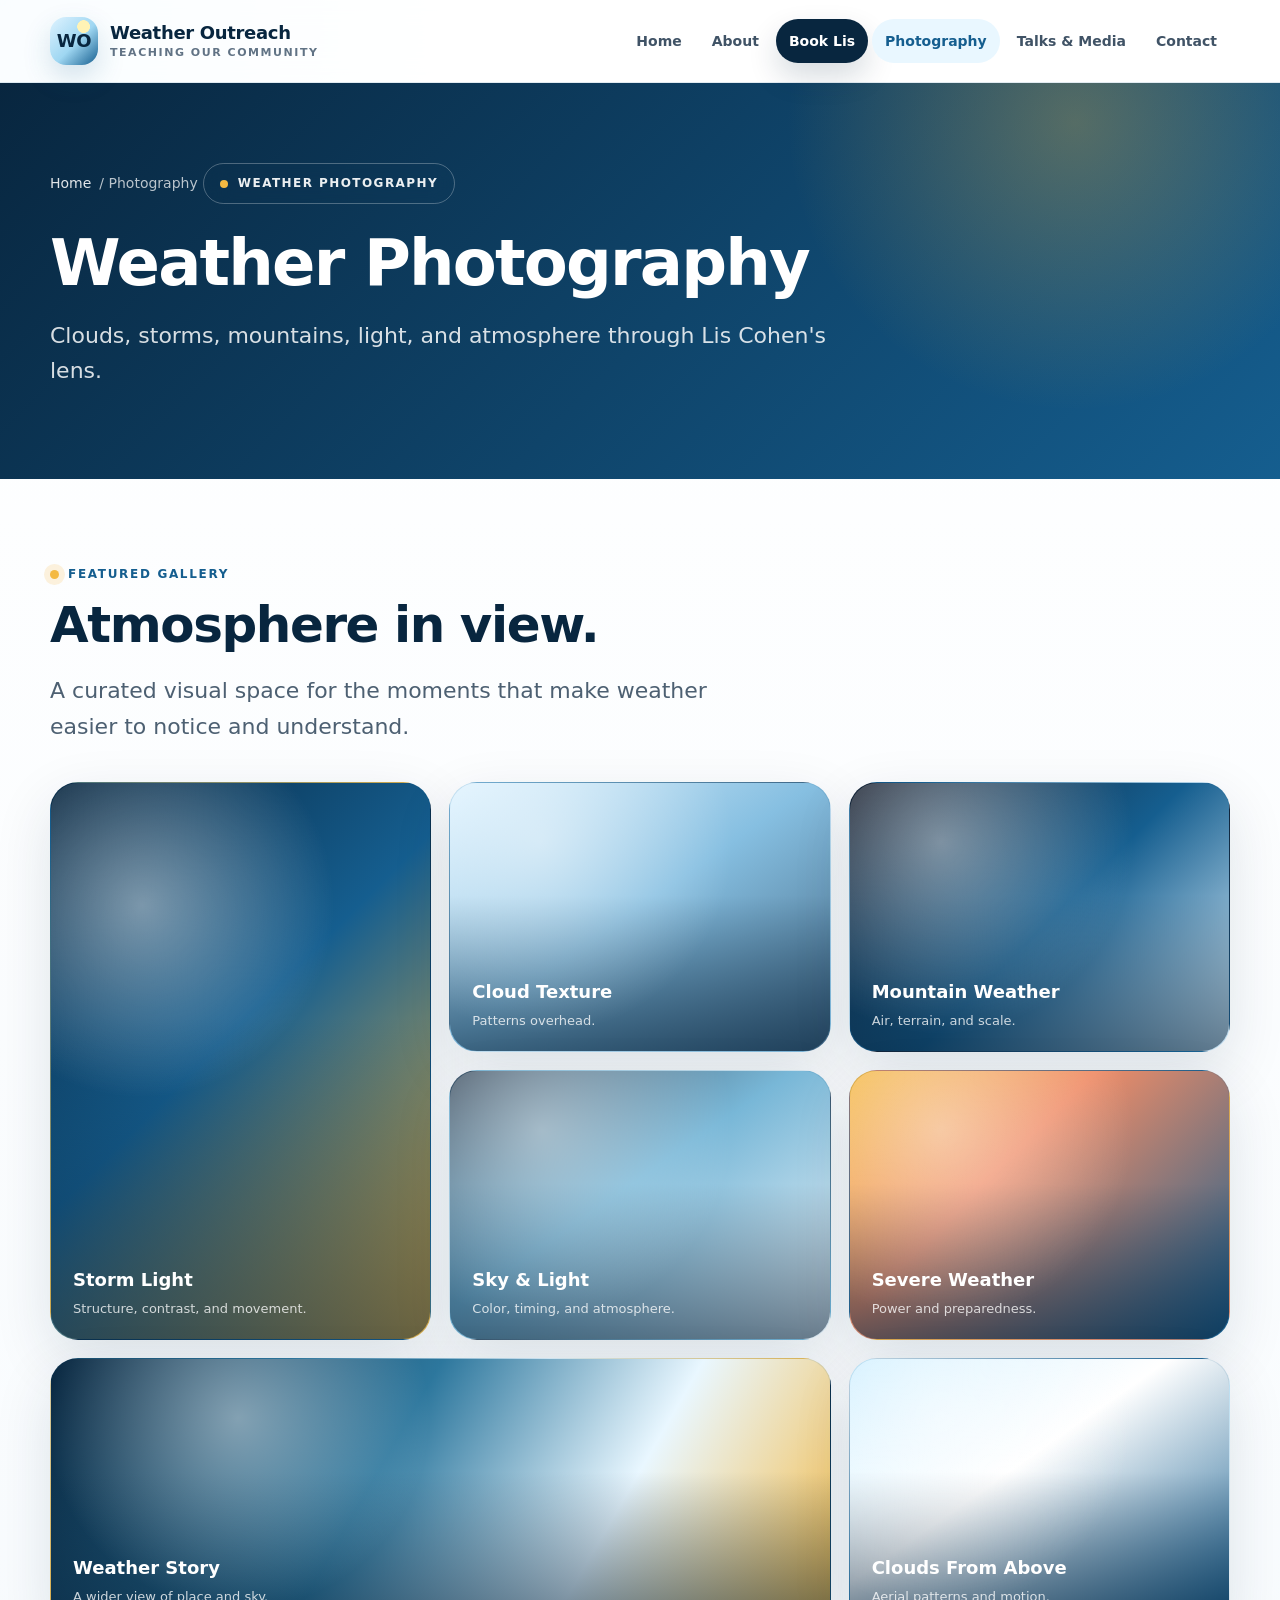
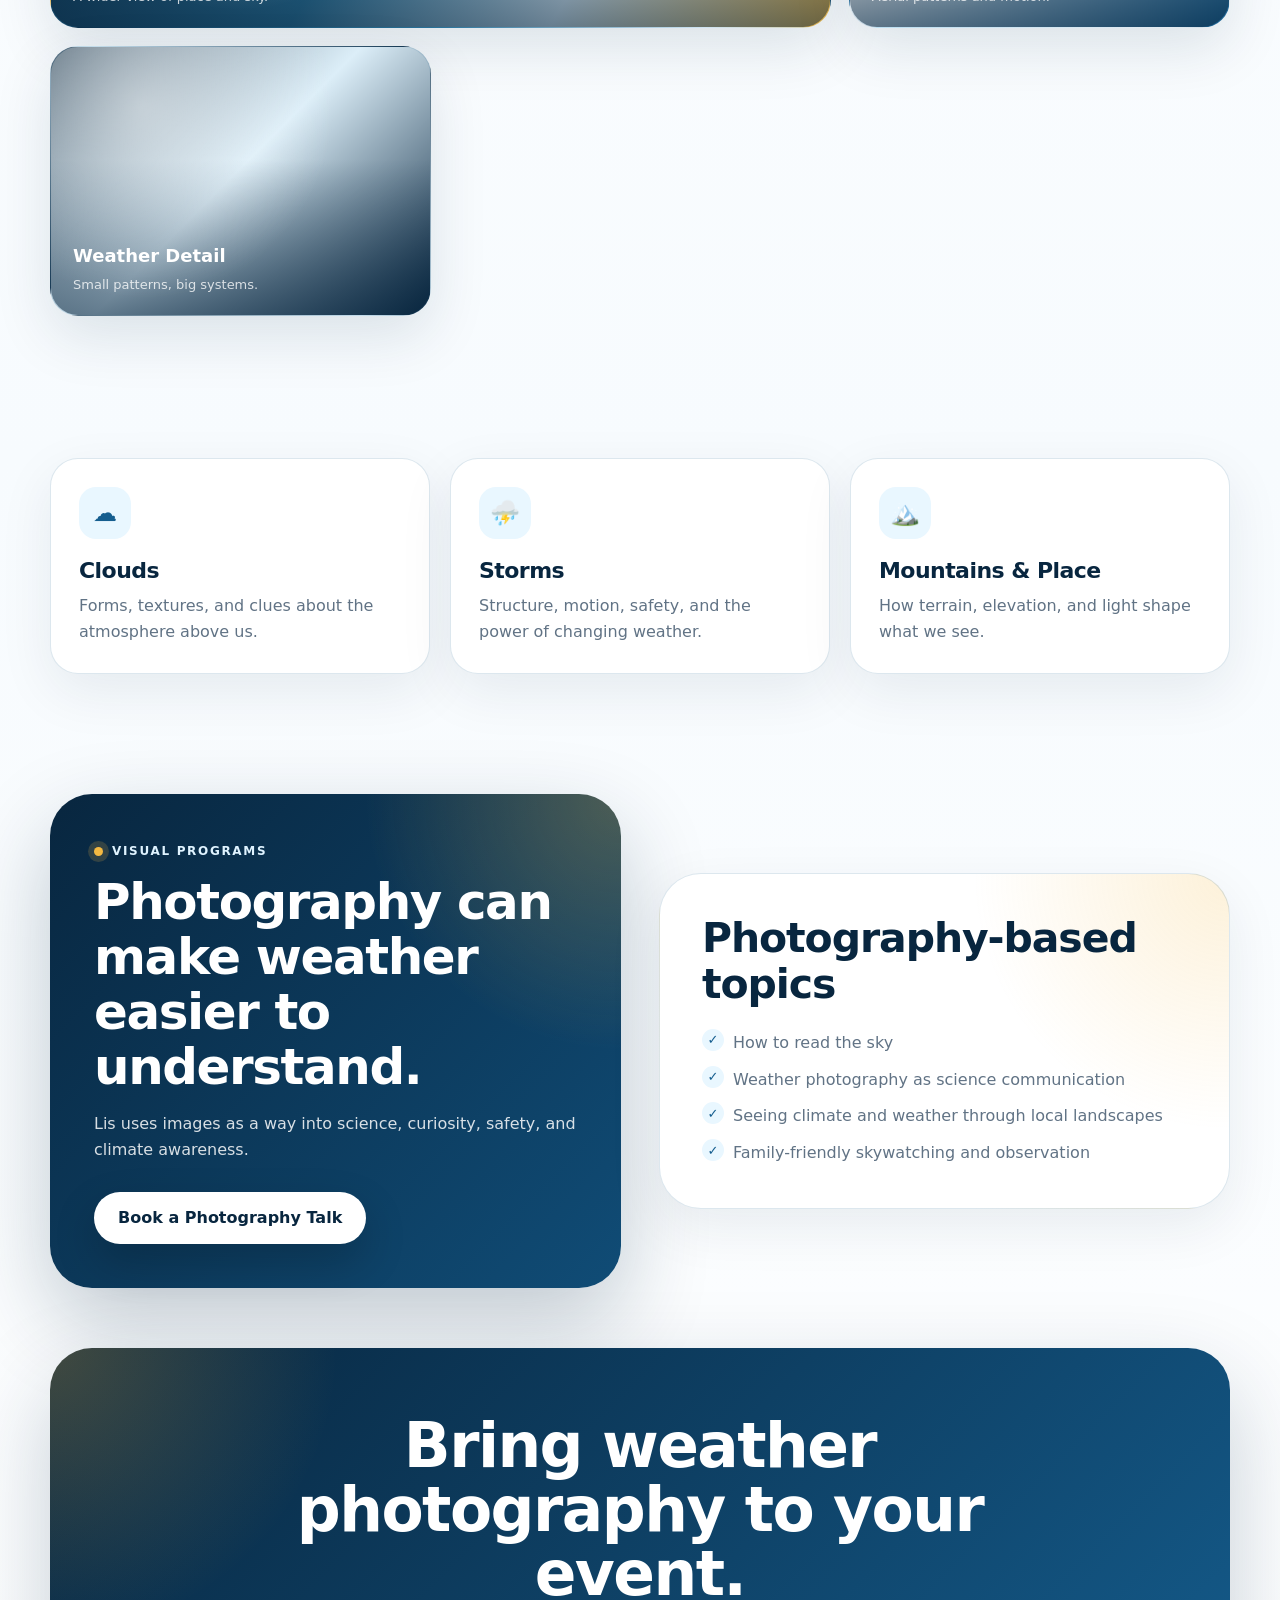
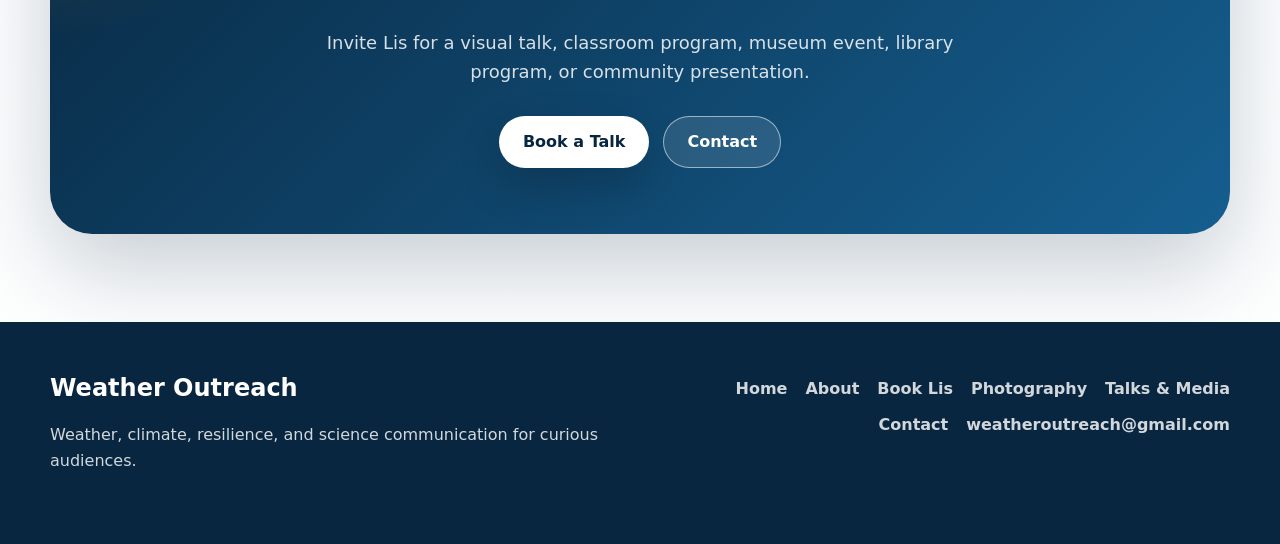
<file: photography(1).html>
<!doctype html>
<html lang="en">
<head>
  <meta charset="utf-8">
  <meta name="viewport" content="width=device-width, initial-scale=1">
  <title>Weather Photography | Weather Outreach</title>
  <meta name="description" content="Weather photography by Lis Cohen, featuring clouds, storms, atmosphere, mountains, sky, light, and visual science communication.">
  <link rel="stylesheet" href="styles.css">
</head>
<body>
  <a class="skip-link" href="#main">Skip to main content</a>

  <header class="site-header">
    <div class="nav-wrap">
      <a class="brand" href="index.html" aria-label="Weather Outreach home">
        <span class="brand-mark">WO</span>
        <span class="brand-text">
          <span class="brand-title">Weather Outreach</span>
          <span class="brand-subtitle">Teaching our community</span>
        </span>
      </a>

      <button class="nav-toggle" type="button" aria-expanded="false" aria-controls="site-nav">Menu</button>

      <nav class="site-nav" id="site-nav" aria-label="Main navigation">
        <a href="index.html">Home</a>
        <a href="about.html">About</a>
        <a href="booking.html" class="nav-cta">Book Lis</a>
        <a href="photography.html" aria-current="page">Photography</a>
        <a href="media.html">Talks & Media</a>
        <a href="contact.html">Contact</a>
      </nav>
    </div>
  </header>

  <main id="main">
    <section class="page-hero">
      <div class="page-hero-inner reveal">
        <div class="breadcrumb"><a href="index.html">Home</a> / Photography</div>
        <div class="eyebrow"><span class="dot"></span>Weather Photography</div>
        <h1 class="page-title">Weather Photography</h1>
        <p class="lead">Clouds, storms, mountains, light, and atmosphere through Lis Cohen's lens.</p>
      </div>
    </section>

    <section class="section">
      <div class="section-header reveal">
        <div class="kicker">Featured Gallery</div>
        <h2 class="title">Atmosphere in view.</h2>
        <p class="lead">A curated visual space for the moments that make weather easier to notice and understand.</p>
      </div>

      <div class="gallery-grid many">
        <div class="photo-slot large sky-1 reveal"><div class="photo-label"><strong>Storm Light</strong><span>Structure, contrast, and movement.</span></div></div>
        <div class="photo-slot sky-2 reveal"><div class="photo-label"><strong>Cloud Texture</strong><span>Patterns overhead.</span></div></div>
        <div class="photo-slot sky-3 reveal"><div class="photo-label"><strong>Mountain Weather</strong><span>Air, terrain, and scale.</span></div></div>
        <div class="photo-slot sky-4 reveal"><div class="photo-label"><strong>Sky & Light</strong><span>Color, timing, and atmosphere.</span></div></div>
        <div class="photo-slot sky-5 reveal"><div class="photo-label"><strong>Severe Weather</strong><span>Power and preparedness.</span></div></div>
        <div class="photo-slot wide sky-6 reveal"><div class="photo-label"><strong>Weather Story</strong><span>A wider view of place and sky.</span></div></div>
        <div class="photo-slot sky-7 reveal"><div class="photo-label"><strong>Clouds From Above</strong><span>Aerial patterns and motion.</span></div></div>
        <div class="photo-slot sky-8 reveal"><div class="photo-label"><strong>Weather Detail</strong><span>Small patterns, big systems.</span></div></div>
      </div>
    </section>

    <section class="section compact">
      <div class="grid-3">
        <article class="card lift reveal">
          <div class="card-icon">☁️</div>
          <h3>Clouds</h3>
          <p>Forms, textures, and clues about the atmosphere above us.</p>
        </article>
        <article class="card lift reveal">
          <div class="card-icon">⛈️</div>
          <h3>Storms</h3>
          <p>Structure, motion, safety, and the power of changing weather.</p>
        </article>
        <article class="card lift reveal">
          <div class="card-icon">🏔️</div>
          <h3>Mountains & Place</h3>
          <p>How terrain, elevation, and light shape what we see.</p>
        </article>
      </div>
    </section>

    <section class="section compact">
      <div class="grid-2">
        <div class="dark-panel reveal">
          <div class="kicker" style="color: #dff3ff;">Visual Programs</div>
          <h2 class="title">Photography can make weather easier to understand.</h2>
          <p>Lis uses images as a way into science, curiosity, safety, and climate awareness.</p>
          <div class="button-row"><a class="button white" href="booking.html">Book a Photography Talk</a></div>
        </div>
        <div class="panel reveal">
          <h3 class="panel-title">Photography-based topics</h3>
          <ul class="check-list">
            <li>How to read the sky</li>
            <li>Weather photography as science communication</li>
            <li>Seeing climate and weather through local landscapes</li>
            <li>Family-friendly skywatching and observation</li>
          </ul>
        </div>
      </div>
    </section>

    <section class="cta-band reveal">
      <h2>Bring weather photography to your event.</h2>
      <p>Invite Lis for a visual talk, classroom program, museum event, library program, or community presentation.</p>
      <div class="button-row">
        <a class="button white" href="booking.html">Book a Talk</a>
        <a class="button ghost-white" href="contact.html">Contact</a>
      </div>
    </section>
  </main>

  <footer class="site-footer">
    <div class="footer-wrap">
      <div>
        <h2>Weather Outreach</h2>
        <p>Weather, climate, resilience, and science communication for curious audiences.</p>
      </div>
      <div>
        <div class="footer-links">
          <a href="index.html">Home</a>
          <a href="about.html">About</a>
          <a href="booking.html">Book Lis</a>
          <a href="photography.html">Photography</a>
          <a href="media.html">Talks & Media</a>
          <a href="contact.html">Contact</a>
          <a href="mailto:weatheroutreach@gmail.com">weatheroutreach@gmail.com</a>
        </div>
      </div>
    </div>
  </footer>

  <script src="script.js"></script>
</body>
</html>
</file>
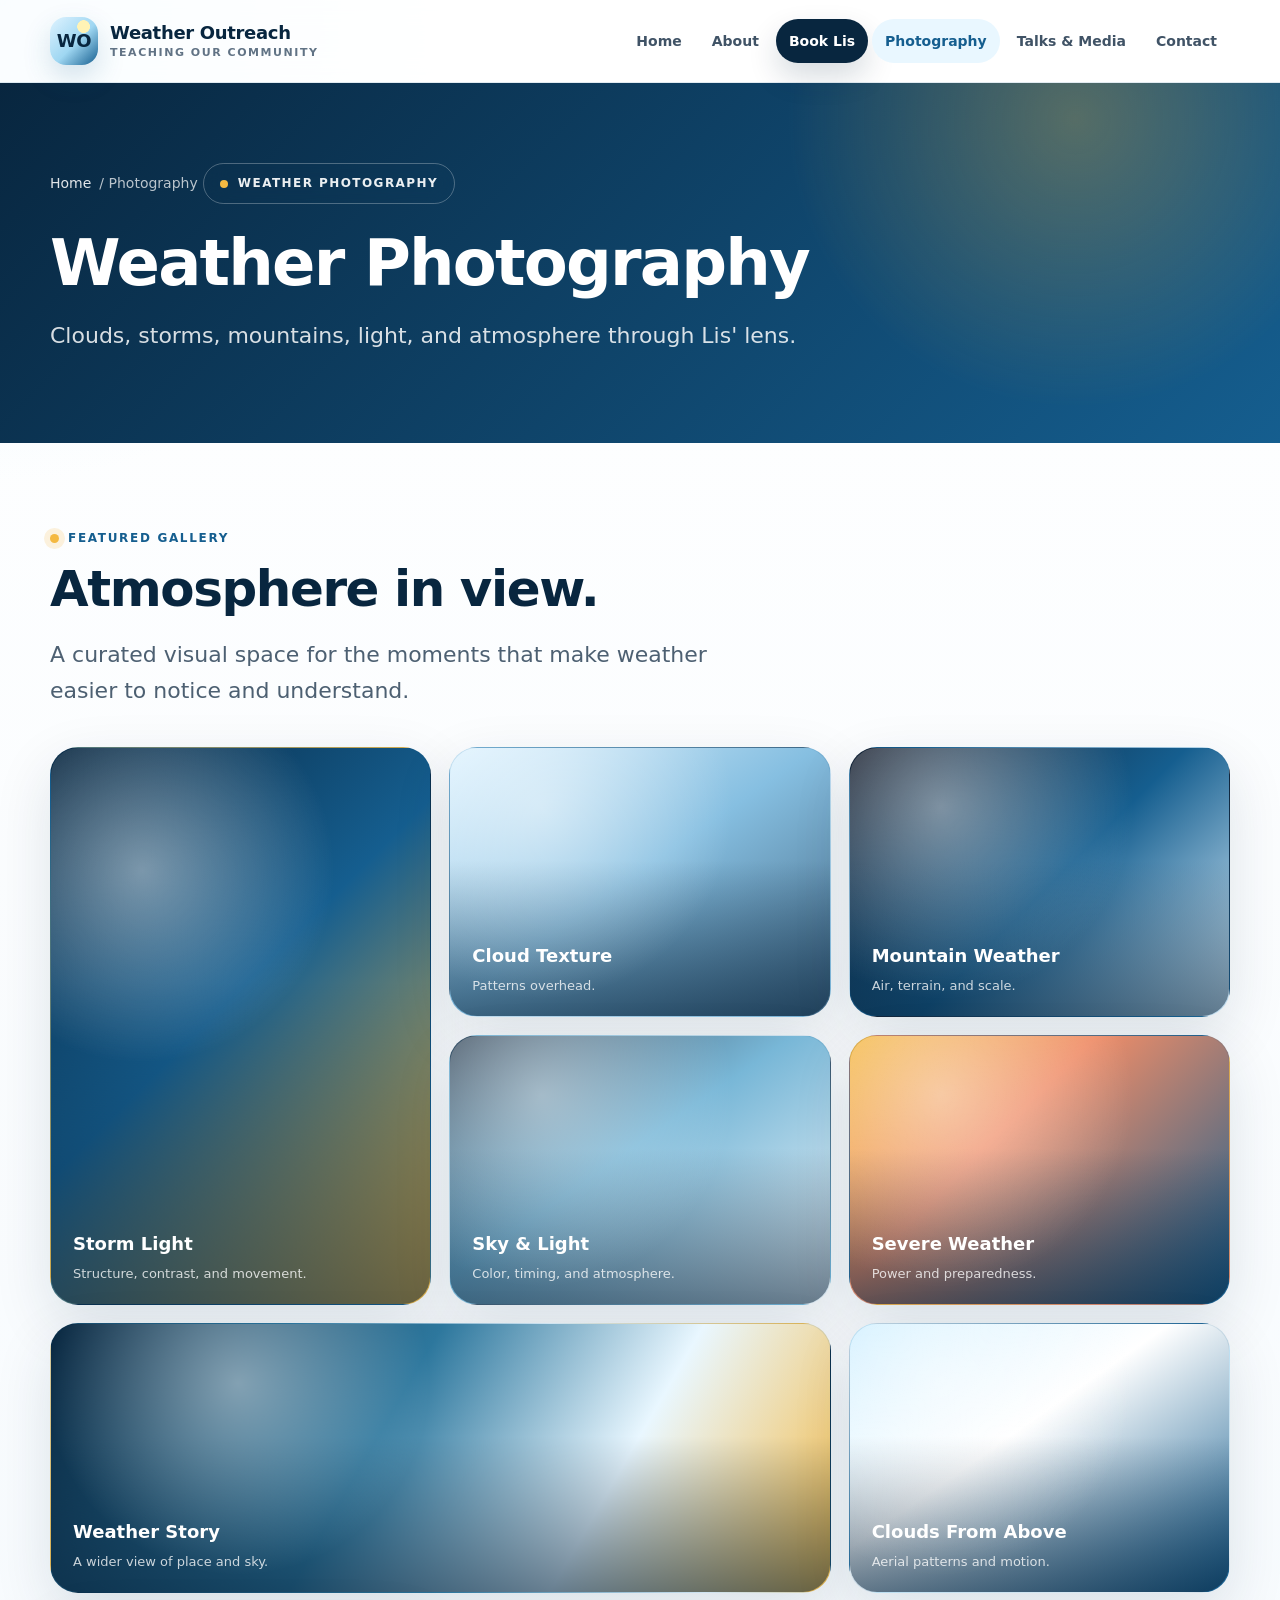
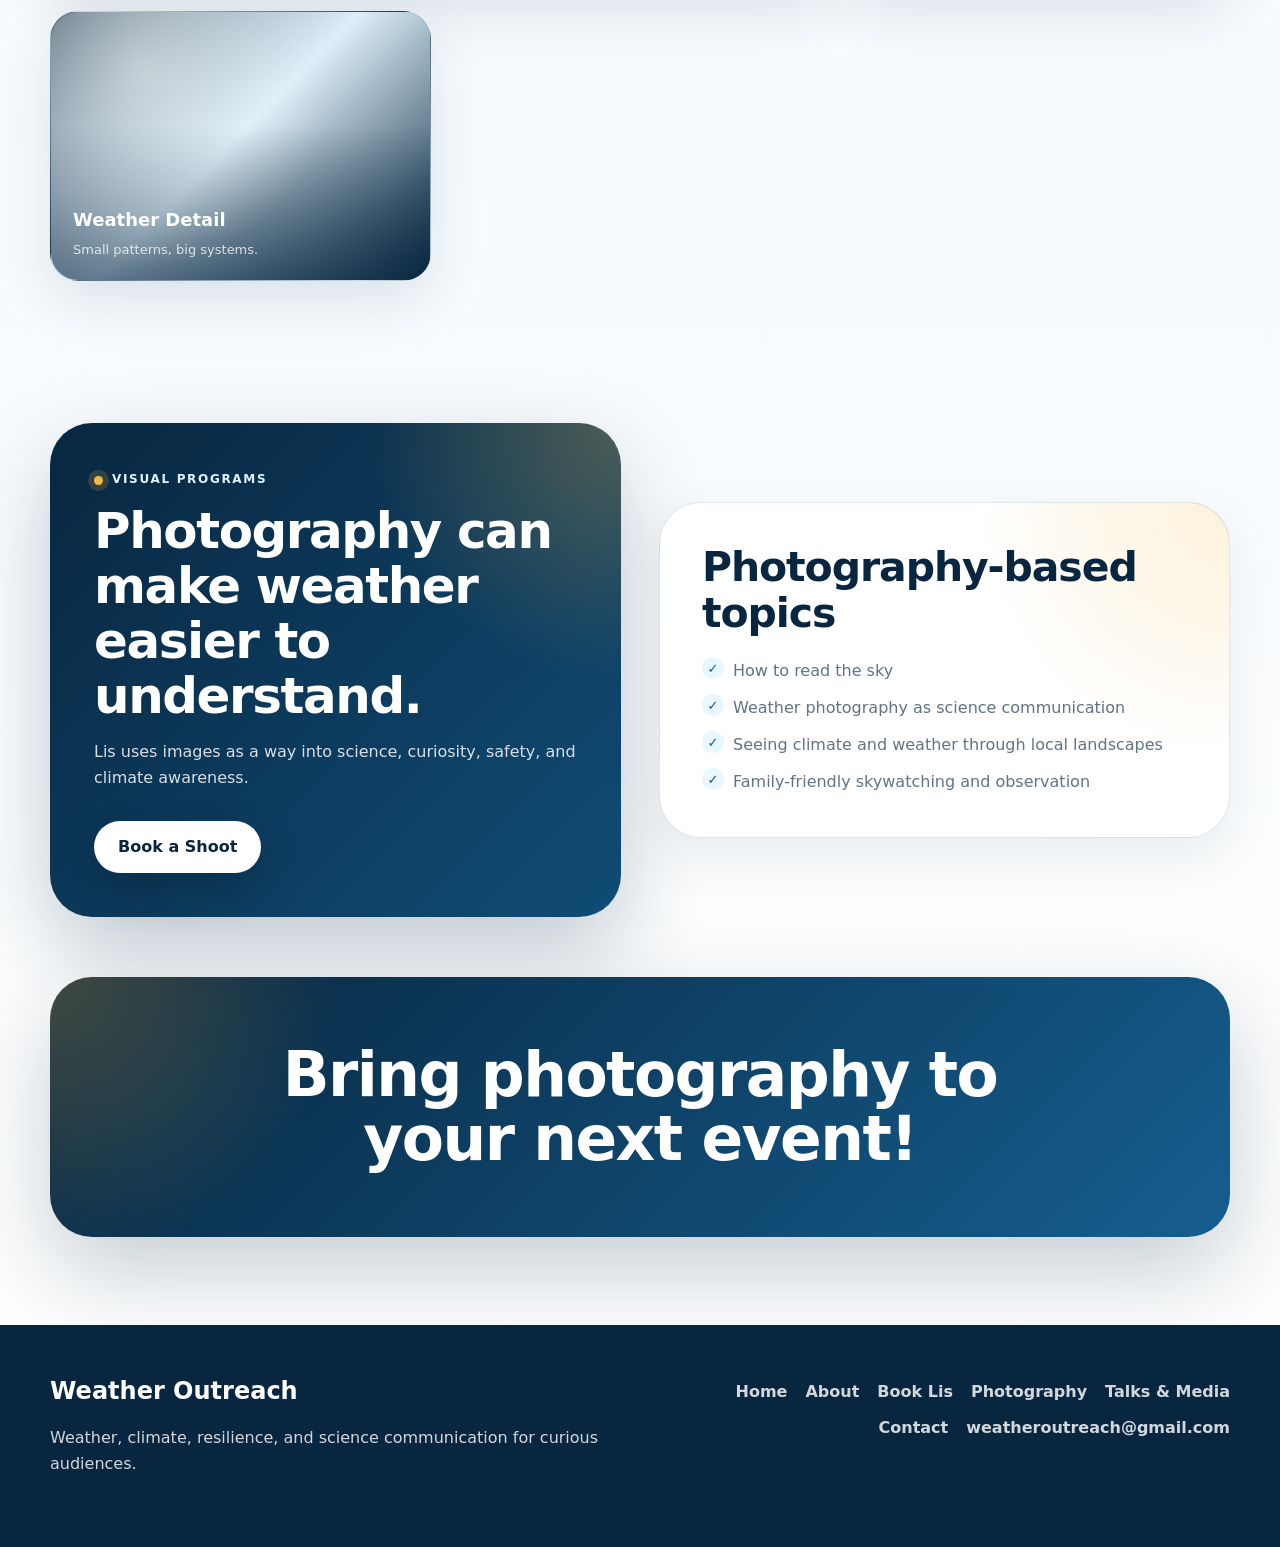
<file: photography.html>
<!doctype html>
<html lang="en">
<head>
  <meta charset="utf-8">
  <meta name="viewport" content="width=device-width, initial-scale=1">
  <title>Weather Photography | Weather Outreach</title>
  <meta name="description" content="Weather photography by Lis Cohen, featuring clouds, storms, atmosphere, mountains, sky, light, and visual science communication.">
  <link rel="stylesheet" href="styles.css">
</head>
<body>
  <a class="skip-link" href="#main">Skip to main content</a>

  <header class="site-header">
    <div class="nav-wrap">
      <a class="brand" href="index.html" aria-label="Weather Outreach home">
        <span class="brand-mark">WO</span>
        <span class="brand-text">
          <span class="brand-title">Weather Outreach</span>
          <span class="brand-subtitle">Teaching our community</span>
        </span>
      </a>

      <button class="nav-toggle" type="button" aria-expanded="false" aria-controls="site-nav">Menu</button>

      <nav class="site-nav" id="site-nav" aria-label="Main navigation">
        <a href="index.html">Home</a>
        <a href="about.html">About</a>
        <a href="booking.html" class="nav-cta">Book Lis</a>
        <a href="photography.html" aria-current="page">Photography</a>
        <a href="media.html">Talks & Media</a>
        <a href="contact.html">Contact</a>
      </nav>
    </div>
  </header>

  <main id="main">
    <section class="page-hero">
      <div class="page-hero-inner reveal">
        <div class="breadcrumb"><a href="index.html">Home</a> / Photography</div>
        <div class="eyebrow"><span class="dot"></span>Weather Photography</div>
        <h1 class="page-title">Weather Photography</h1>
        <p class="lead">Clouds, storms, mountains, light, and atmosphere through Lis' lens.</p>
      </div>
    </section>

    <section class="section">
      <div class="section-header reveal">
        <div class="kicker">Featured Gallery</div>
        <h2 class="title">Atmosphere in view.</h2>
        <p class="lead">A curated visual space for the moments that make weather easier to notice and understand.</p>
      </div>

      <div class="gallery-grid many">
        <div class="photo-slot large sky-1 reveal"><div class="photo-label"><strong>Storm Light</strong><span>Structure, contrast, and movement.</span></div></div>
        <div class="photo-slot sky-2 reveal"><div class="photo-label"><strong>Cloud Texture</strong><span>Patterns overhead.</span></div></div>
        <div class="photo-slot sky-3 reveal"><div class="photo-label"><strong>Mountain Weather</strong><span>Air, terrain, and scale.</span></div></div>
        <div class="photo-slot sky-4 reveal"><div class="photo-label"><strong>Sky & Light</strong><span>Color, timing, and atmosphere.</span></div></div>
        <div class="photo-slot sky-5 reveal"><div class="photo-label"><strong>Severe Weather</strong><span>Power and preparedness.</span></div></div>
        <div class="photo-slot wide sky-6 reveal"><div class="photo-label"><strong>Weather Story</strong><span>A wider view of place and sky.</span></div></div>
        <div class="photo-slot sky-7 reveal"><div class="photo-label"><strong>Clouds From Above</strong><span>Aerial patterns and motion.</span></div></div>
        <div class="photo-slot sky-8 reveal"><div class="photo-label"><strong>Weather Detail</strong><span>Small patterns, big systems.</span></div></div>
      </div>
    </section>

    <section class="section compact">
      <div class="grid-2">
        <div class="dark-panel reveal">
          <div class="kicker" style="color: #dff3ff;">Visual Programs</div>
          <h2 class="title">Photography can make weather easier to understand.</h2>
          <p>Lis uses images as a way into science, curiosity, safety, and climate awareness.</p>
          <div class="button-row"><a class="button white" href="booking.html">Book a Shoot</a></div>
        </div>
        <div class="panel reveal">
          <h3 class="panel-title">Photography-based topics</h3>
          <ul class="check-list">
            <li>How to read the sky</li>
            <li>Weather photography as science communication</li>
            <li>Seeing climate and weather through local landscapes</li>
            <li>Family-friendly skywatching and observation</li>
          </ul>
        </div>
      </div>
    </section>

    <section class="cta-band reveal">
      <h2>Bring photography to your next event!</h2>
    </section>
  </main>

  <footer class="site-footer">
    <div class="footer-wrap">
      <div>
        <h2>Weather Outreach</h2>
        <p>Weather, climate, resilience, and science communication for curious audiences.</p>
      </div>
      <div>
        <div class="footer-links">
          <a href="index.html">Home</a>
          <a href="about.html">About</a>
          <a href="booking.html">Book Lis</a>
          <a href="photography.html">Photography</a>
          <a href="media.html">Talks & Media</a>
          <a href="contact.html">Contact</a>
          <a href="mailto:weatheroutreach@gmail.com">weatheroutreach@gmail.com</a>
        </div>
      </div>
    </div>
  </footer>

  <script src="script.js"></script>
</body>
</html>
</file>
<file: styles.css>
:root {
  --navy: #08263f;
  --navy-2: #0d3557;
  --blue: #155e8f;
  --blue-2: #2686bd;
  --sky: #dff3ff;
  --sky-2: #eef9ff;
  --mist: #f6fbff;
  --cloud: #ffffff;
  --gold: #f4b942;
  --coral: #f47c5a;
  --green: #69a88f;
  --text: #203040;
  --muted: #617385;
  --line: rgba(21, 94, 143, 0.15);
  --shadow: 0 28px 80px rgba(8, 38, 63, 0.13);
  --shadow-soft: 0 18px 54px rgba(8, 38, 63, 0.08);
  --radius: 28px;
  --radius-lg: 42px;
  --max: 1180px;
}

* {
  box-sizing: border-box;
}

html {
  scroll-behavior: smooth;
}

body {
  margin: 0;
  color: var(--text);
  background:
    radial-gradient(circle at top left, rgba(223, 243, 255, 0.9), transparent 30rem),
    linear-gradient(180deg, #ffffff 0%, #f7fbfe 55%, #ffffff 100%);
  font-family: Aptos, "Segoe UI", ui-sans-serif, system-ui, -apple-system, BlinkMacSystemFont, sans-serif;
  font-size: 16px;
  line-height: 1.62;
}

body.menu-open {
  overflow: hidden;
}

img,
svg,
video {
  max-width: 100%;
  display: block;
}

a {
  color: inherit;
}

p,
h1,
h2,
h3,
h4 {
  overflow-wrap: break-word;
}

.skip-link {
  position: absolute;
  left: -999px;
  top: 12px;
  z-index: 999;
  background: var(--navy);
  color: #fff;
  padding: 10px 14px;
  border-radius: 999px;
}

.skip-link:focus {
  left: 12px;
}

.site-header {
  position: sticky;
  top: 0;
  z-index: 50;
  background: rgba(255, 255, 255, 0.8);
  backdrop-filter: blur(18px);
  border-bottom: 1px solid rgba(21, 94, 143, 0.12);
}

.nav-wrap {
  width: min(var(--max), calc(100% - 36px));
  margin: 0 auto;
  min-height: 82px;
  display: flex;
  align-items: center;
  justify-content: space-between;
  gap: 22px;
}

.brand {
  display: inline-flex;
  align-items: center;
  gap: 12px;
  text-decoration: none;
  color: var(--navy);
  font-weight: 720;
  letter-spacing: -0.02em;
}

.brand-mark {
  width: 48px;
  height: 48px;
  border-radius: 16px;
  display: grid;
  place-items: center;
  background:
    radial-gradient(circle at 70% 20%, #fff3b5 0 12%, transparent 13%),
    linear-gradient(135deg, #dff3ff, #9fd7f2 54%, #155e8f);
  color: var(--navy);
  box-shadow: 0 12px 28px rgba(21, 94, 143, 0.18);
  font-size: 18px;
}

.brand-text {
  display: grid;
  line-height: 1.05;
}

.brand-title {
  font-size: 18px;
}

.brand-subtitle {
  font-size: 11px;
  letter-spacing: 0.14em;
  text-transform: uppercase;
  color: var(--muted);
  font-weight: 700;
  margin-top: 4px;
}

.site-nav {
  display: flex;
  align-items: center;
  gap: 4px;
}

.site-nav a {
  text-decoration: none;
  color: #405366;
  font-size: 14px;
  font-weight: 700;
  padding: 11px 13px;
  border-radius: 999px;
  transition: background 0.2s ease, color 0.2s ease, transform 0.2s ease;
}

.site-nav a:hover,
.site-nav a[aria-current="page"] {
  background: #e9f7ff;
  color: var(--blue);
}

.nav-cta {
  background: var(--navy) !important;
  color: #fff !important;
  box-shadow: 0 14px 30px rgba(8, 38, 63, 0.16);
}

.nav-toggle {
  display: none;
  border: 0;
  background: var(--navy);
  color: white;
  border-radius: 999px;
  padding: 11px 15px;
  font-weight: 760;
}

main {
  overflow: hidden;
}

.section {
  width: min(var(--max), calc(100% - 36px));
  margin: 0 auto;
  padding: 82px 0;
}

.section.compact {
  padding: 60px 0;
}

.section-header {
  max-width: 720px;
  margin-bottom: 38px;
}

.section-header.center {
  margin-left: auto;
  margin-right: auto;
  text-align: center;
}

.kicker {
  display: inline-flex;
  align-items: center;
  gap: 9px;
  color: var(--blue);
  font-size: 12px;
  font-weight: 760;
  letter-spacing: 0.14em;
  text-transform: uppercase;
  margin-bottom: 14px;
}

.kicker::before {
  content: "";
  width: 9px;
  height: 9px;
  border-radius: 999px;
  background: var(--gold);
  box-shadow: 0 0 0 6px rgba(244, 185, 66, 0.18);
}

.eyebrow {
  display: inline-flex;
  align-items: center;
  gap: 10px;
  padding: 10px 16px;
  border: 1px solid rgba(255, 255, 255, 0.28);
  border-radius: 999px;
  color: rgba(255, 255, 255, 0.92);
  font-size: 12px;
  font-weight: 760;
  letter-spacing: 0.12em;
  text-transform: uppercase;
  backdrop-filter: blur(12px);
}

.eyebrow .dot {
  width: 8px;
  height: 8px;
  border-radius: 999px;
  background: var(--gold);
}

h1,
h2,
h3,
h4 {
  color: var(--navy);
  line-height: 1.08;
  margin-top: 0;
}

.display {
  font-size: clamp(46px, 6.2vw, 78px);
  line-height: 1.04;
  letter-spacing: -0.035em;
  font-weight: 680;
  margin: 22px 0 0;
}

.page-title {
  font-size: clamp(40px, 5.2vw, 64px);
  line-height: 1.05;
  letter-spacing: -0.028em;
  font-weight: 680;
  margin: 18px 0 0;
}

.title {
  font-size: clamp(30px, 3.9vw, 50px);
  line-height: 1.1;
  letter-spacing: -0.028em;
  font-weight: 680;
  margin: 0;
}

.title.small {
  font-size: clamp(28px, 3.3vw, 42px);
}

.panel-title {
  color: var(--navy);
  font-size: clamp(28px, 3.2vw, 42px);
  line-height: 1.12;
  letter-spacing: -0.026em;
  font-weight: 680;
  margin: 0;
}

.lead {
  font-size: clamp(18px, 2vw, 22px);
  line-height: 1.62;
  color: #4d6072;
  margin: 20px 0 0;
}

.text-muted {
  color: var(--muted);
}

.max-650 {
  max-width: 650px;
}

.button-row {
  display: flex;
  flex-wrap: wrap;
  gap: 14px;
  margin-top: 30px;
}

.button {
  display: inline-flex;
  align-items: center;
  justify-content: center;
  min-height: 52px;
  padding: 0 23px;
  border-radius: 999px;
  font-weight: 760;
  text-decoration: none;
  border: 1px solid transparent;
  transition: transform 0.2s ease, box-shadow 0.2s ease, background 0.2s ease, color 0.2s ease;
}

.button:hover {
  transform: translateY(-2px);
}

.button.primary {
  background: var(--navy);
  color: white;
  box-shadow: 0 18px 44px rgba(8, 38, 63, 0.18);
}

.button.white {
  background: #fff;
  color: var(--navy);
  box-shadow: 0 18px 44px rgba(0, 0, 0, 0.2);
}

.button.ghost {
  color: var(--navy);
  border-color: rgba(21, 94, 143, 0.22);
  background: rgba(255, 255, 255, 0.65);
}

.button.ghost-white {
  color: white;
  border-color: rgba(255, 255, 255, 0.54);
  background: rgba(255, 255, 255, 0.11);
  backdrop-filter: blur(12px);
}

.hero-home {
  position: relative;
  min-height: calc(100vh - 82px);
  display: grid;
  align-items: center;
  background:
    radial-gradient(circle at 83% 22%, rgba(244, 185, 66, 0.3), transparent 18rem),
    linear-gradient(120deg, rgba(8, 38, 63, 0.96), rgba(11, 67, 105, 0.9) 50%, rgba(16, 108, 151, 0.76)),
    linear-gradient(135deg, #08263f, #155e8f);
  color: white;
  overflow: hidden;
}

.hero-home::before,
.hero-home::after {
  content: "";
  position: absolute;
  border-radius: 999px;
  filter: blur(2px);
  opacity: 0.45;
  pointer-events: none;
}

.hero-home::before {
  width: 44rem;
  height: 44rem;
  right: -14rem;
  bottom: -14rem;
  background: radial-gradient(circle, rgba(223, 243, 255, 0.35), transparent 62%);
}

.hero-home::after {
  width: 31rem;
  height: 31rem;
  left: -11rem;
  top: -16rem;
  background: radial-gradient(circle, rgba(255, 255, 255, 0.2), transparent 68%);
}

.hero-grid {
  position: relative;
  z-index: 2;
  width: min(var(--max), calc(100% - 36px));
  margin: 0 auto;
  padding: 86px 0;
  display: grid;
  grid-template-columns: minmax(0, 1.08fr) minmax(350px, 0.72fr);
  align-items: center;
  gap: 58px;
}

.hero-copy .display,
.hero-copy .lead {
  color: white;
}

.hero-copy .lead {
  max-width: 650px;
  color: rgba(255, 255, 255, 0.86);
}

.hero-meta {
  display: grid;
  grid-template-columns: repeat(4, 1fr);
  gap: 0;
  max-width: 860px;
  margin-top: 52px;
  border: 1px solid rgba(255, 255, 255, 0.20);
  border-radius: 26px;
  overflow: hidden;
  backdrop-filter: blur(16px);
  background: rgba(255, 255, 255, 0.10);
}

.hero-meta div {
  padding: 22px;
  border-right: 1px solid rgba(255, 255, 255, 0.16);
}

.hero-meta div:last-child {
  border-right: 0;
}

.hero-meta strong {
  display: block;
  color: #fff;
  font-size: 17px;
  margin-bottom: 6px;
}

.hero-meta span {
  display: block;
  color: rgba(255, 255, 255, 0.74);
  font-size: 14px;
  line-height: 1.4;
}

.hero-media {
  position: relative;
}

.portrait-card {
  position: relative;
  padding: 18px;
  border-radius: 36px;
  background: rgba(255, 255, 255, 0.12);
  border: 1px solid rgba(255, 255, 255, 0.22);
  box-shadow: 0 42px 90px rgba(0, 0, 0, 0.24);
  backdrop-filter: blur(18px);
}

.portrait-card img {
  width: 100%;
  aspect-ratio: 0.78;
  object-fit: cover;
  object-position: center top;
  border-radius: 26px;
}

.portrait-caption {
  position: absolute;
  left: 36px;
  right: 36px;
  bottom: 36px;
  padding: 20px;
  border-radius: 22px;
  color: white;
  background: rgba(8, 38, 63, 0.78);
  border: 1px solid rgba(255, 255, 255, 0.18);
  backdrop-filter: blur(16px);
}

.portrait-caption strong {
  display: block;
  font-size: 22px;
  line-height: 1.15;
  margin-bottom: 6px;
}

.portrait-caption span {
  color: rgba(255, 255, 255, 0.78);
  font-size: 14px;
}

.float-card {
  position: absolute;
  right: -32px;
  top: 52px;
  max-width: 235px;
  padding: 18px;
  border-radius: 22px;
  background: white;
  color: var(--navy);
  box-shadow: var(--shadow);
}

.float-card strong {
  display: block;
  line-height: 1.2;
  margin-bottom: 6px;
}

.float-card span {
  display: block;
  color: var(--muted);
  font-size: 14px;
  line-height: 1.45;
}

.page-hero {
  background:
    radial-gradient(circle at 84% 10%, rgba(244, 185, 66, 0.3), transparent 18rem),
    linear-gradient(135deg, #08263f, #155e8f);
  color: #fff;
}

.page-hero-inner {
  width: min(var(--max), calc(100% - 36px));
  margin: 0 auto;
  padding: 80px 0 90px;
}

.page-hero .page-title,
.page-hero .lead {
  color: #fff;
}

.page-hero .lead {
  color: rgba(255, 255, 255, 0.84);
  max-width: 780px;
}

.breadcrumb {
  display: inline-flex;
  align-items: center;
  gap: 8px;
  color: rgba(255, 255, 255, 0.72);
  font-size: 14px;
  margin-bottom: 18px;
}

.breadcrumb a {
  text-decoration: none;
  color: rgba(255, 255, 255, 0.88);
}

.grid-2 {
  display: grid;
  grid-template-columns: repeat(2, minmax(0, 1fr));
  gap: 38px;
  align-items: center;
}

.grid-3 {
  display: grid;
  grid-template-columns: repeat(3, minmax(0, 1fr));
  gap: 20px;
}

.grid-4 {
  display: grid;
  grid-template-columns: repeat(4, minmax(0, 1fr));
  gap: 18px;
}

.card {
  background: white;
  border: 1px solid var(--line);
  border-radius: var(--radius);
  padding: 28px;
  box-shadow: var(--shadow-soft);
}

.card.lift {
  transition: transform 0.22s ease, box-shadow 0.22s ease;
}

.card.lift:hover {
  transform: translateY(-6px);
  box-shadow: 0 26px 70px rgba(8, 38, 63, 0.12);
}

.card-icon {
  width: 52px;
  height: 52px;
  border-radius: 17px;
  display: grid;
  place-items: center;
  background: #e9f7ff;
  color: var(--blue);
  font-size: 24px;
  margin-bottom: 20px;
}

.card h3 {
  font-size: 22px;
  letter-spacing: -0.025em;
  font-weight: 700;
  margin: 0 0 10px;
}

.card p {
  color: var(--muted);
  margin: 0;
}

.panel {
  border-radius: var(--radius-lg);
  padding: 42px;
  background:
    radial-gradient(circle at top right, rgba(244, 185, 66, 0.2), transparent 16rem),
    #fff;
  box-shadow: var(--shadow-soft);
  border: 1px solid var(--line);
}

.dark-panel {
  border-radius: var(--radius-lg);
  padding: 44px;
  background:
    radial-gradient(circle at top right, rgba(244, 185, 66, 0.28), transparent 16rem),
    linear-gradient(135deg, var(--navy), #104c76);
  color: white;
  box-shadow: 0 34px 88px rgba(8, 38, 63, 0.24);
}

.dark-panel h2,
.dark-panel h3,
.dark-panel p {
  color: white;
}

.dark-panel p {
  color: rgba(255, 255, 255, 0.84);
}

.proof-strip {
  margin-top: -34px;
  position: relative;
  z-index: 5;
}

.proof-card {
  width: min(var(--max), calc(100% - 36px));
  margin: 0 auto;
  border-radius: 30px;
  background: white;
  border: 1px solid var(--line);
  box-shadow: var(--shadow);
  display: grid;
  grid-template-columns: repeat(4, minmax(0, 1fr));
  overflow: hidden;
}

.proof-item {
  padding: 27px;
  border-right: 1px solid rgba(21, 94, 143, 0.12);
}

.proof-item:last-child {
  border-right: 0;
}

.proof-item strong {
  display: block;
  color: var(--navy);
  font-size: 20px;
  margin-bottom: 5px;
}

.proof-item span {
  color: var(--muted);
  font-size: 14px;
}

.video-card {
  border-radius: 34px;
  background: white;
  border: 1px solid var(--line);
  box-shadow: var(--shadow);
  overflow: hidden;
}

.video-frame {
  position: relative;
  aspect-ratio: 16 / 9;
  background: linear-gradient(135deg, #0d3557, #155e8f);
}

.video-frame iframe {
  position: absolute;
  inset: 0;
  width: 100%;
  height: 100%;
  border: 0;
}

.video-copy {
  padding: 28px;
}

.video-copy h3 {
  font-size: 25px;
  letter-spacing: -0.025em;
  font-weight: 700;
  margin: 0 0 8px;
}

.about-photo-wrap {
  position: relative;
}

.about-photo {
  border-radius: 36px;
  padding: 18px;
  background:
    radial-gradient(circle at top left, rgba(244, 185, 66, 0.22), transparent 14rem),
    linear-gradient(135deg, #e6f7ff, #ffffff);
  box-shadow: var(--shadow);
  border: 1px solid var(--line);
}

.about-photo img {
  width: 100%;
  max-height: 640px;
  object-fit: cover;
  object-position: center top;
  border-radius: 26px;
}

.signature-card {
  margin-top: -70px;
  margin-left: 34px;
  max-width: 380px;
  position: relative;
  background: white;
  border-radius: 24px;
  padding: 24px;
  box-shadow: 0 24px 60px rgba(8, 38, 63, 0.18);
  border: 1px solid var(--line);
}

.signature-card h3 {
  margin: 0 0 7px;
  font-size: 24px;
  letter-spacing: -0.025em;
}

.logo-row {
  display: flex;
  flex-wrap: wrap;
  gap: 10px;
  margin-top: 24px;
}

.logo-pill,
.tag {
  display: inline-flex;
  align-items: center;
  min-height: 35px;
  padding: 0 13px;
  border-radius: 999px;
  background: #eef8ff;
  color: var(--blue);
  border: 1px solid rgba(21, 94, 143, 0.12);
  font-weight: 720;
  font-size: 13px;
}

.tag.gold {
  color: #76570f;
  background: #fff4d8;
  border-color: rgba(244, 185, 66, 0.32);
}

.tag.green {
  color: #28664e;
  background: #eef9f4;
  border-color: rgba(105, 168, 143, 0.28);
}

.timeline {
  position: relative;
  display: grid;
  gap: 18px;
  margin-top: 42px;
}

.timeline::before {
  content: "";
  position: absolute;
  left: 20px;
  top: 12px;
  bottom: 12px;
  width: 2px;
  background: linear-gradient(var(--blue), rgba(21, 94, 143, 0.05));
}

.timeline-item {
  position: relative;
  display: grid;
  grid-template-columns: 64px minmax(0, 1fr);
  gap: 18px;
}

.timeline-dot {
  width: 42px;
  height: 42px;
  border-radius: 999px;
  display: grid;
  place-items: center;
  background: var(--navy);
  color: white;
  font-weight: 760;
  box-shadow: 0 0 0 7px #eef8ff;
  z-index: 2;
}

.timeline-card {
  background: white;
  border: 1px solid var(--line);
  border-radius: 25px;
  padding: 23px;
  box-shadow: var(--shadow-soft);
}

.timeline-card .date {
  color: var(--blue);
  font-size: 13px;
  font-weight: 760;
  letter-spacing: 0.08em;
  text-transform: uppercase;
  margin-bottom: 8px;
}

.timeline-card h3 {
  font-size: 23px;
  letter-spacing: -0.025em;
  font-weight: 700;
  margin: 0 0 4px;
}

.timeline-card .org {
  color: var(--muted);
  font-weight: 680;
  margin-bottom: 10px;
}

.timeline-card p {
  color: var(--muted);
  margin: 0;
}

.timeline-compact {
  display: grid;
  grid-template-columns: repeat(2, minmax(0, 1fr));
  gap: 14px;
  margin-top: 26px;
}

.mini-exp {
  border-radius: 20px;
  background: #fff;
  border: 1px solid var(--line);
  padding: 18px;
}

.mini-exp strong {
  display: block;
  color: var(--navy);
  line-height: 1.25;
}

.mini-exp span {
  display: block;
  color: var(--muted);
  font-size: 14px;
  margin-top: 5px;
}

.service-pricing {
  display: grid;
  grid-template-columns: repeat(3, minmax(0, 1fr));
  gap: 22px;
}

.package-card {
  position: relative;
  background: #fff;
  border-radius: 32px;
  padding: 30px;
  border: 1px solid var(--line);
  box-shadow: var(--shadow-soft);
  overflow: hidden;
}

.package-card.featured {
  background:
    radial-gradient(circle at top right, rgba(244, 185, 66, 0.26), transparent 14rem),
    linear-gradient(135deg, var(--navy), #104c76);
  color: white;
}

.package-card.featured h3,
.package-card.featured p,
.package-card.featured li {
  color: white;
}

.package-card h3 {
  font-size: 27px;
  letter-spacing: -0.035em;
  font-weight: 700;
  margin-bottom: 10px;
}

.package-card p {
  color: var(--muted);
}

.check-list {
  padding: 0;
  margin: 22px 0 0;
  list-style: none;
  display: grid;
  gap: 11px;
}

.check-list li {
  position: relative;
  padding-left: 31px;
  color: var(--muted);
}

.check-list li::before {
  content: "✓";
  position: absolute;
  left: 0;
  top: -1px;
  width: 22px;
  height: 22px;
  border-radius: 999px;
  display: grid;
  place-items: center;
  color: var(--blue);
  background: #e9f7ff;
  font-weight: 800;
  font-size: 13px;
}

.package-card.featured .check-list li::before {
  background: rgba(255, 255, 255, 0.16);
  color: #fff;
}

.topic-grid {
  display: grid;
  grid-template-columns: repeat(2, minmax(0, 1fr));
  gap: 14px;
}

.topic {
  display: flex;
  gap: 16px;
  align-items: flex-start;
  padding: 20px;
  border-radius: 22px;
  border: 1px solid var(--line);
  background: white;
}

.topic .check {
  width: 29px;
  height: 29px;
  border-radius: 999px;
  background: #e9f7ff;
  color: var(--blue);
  display: grid;
  place-items: center;
  flex: 0 0 auto;
  font-weight: 800;
}

.topic strong {
  display: block;
  color: var(--navy);
  margin-bottom: 4px;
}

.topic span {
  color: var(--muted);
  line-height: 1.5;
}

.gallery-grid {
  display: grid;
  grid-template-columns: 1.15fr 0.85fr 0.85fr;
  grid-auto-rows: 270px;
  gap: 18px;
}

.gallery-grid.many {
  grid-template-columns: repeat(3, minmax(0, 1fr));
}

.photo-slot {
  position: relative;
  border-radius: 28px;
  overflow: hidden;
  min-height: 260px;
  background:
    linear-gradient(145deg, rgba(8, 38, 63, 0.64), rgba(21, 94, 143, 0.18)),
    radial-gradient(circle at 70% 20%, rgba(244, 185, 66, 0.32), transparent 8rem),
    linear-gradient(135deg, #a7d6ef, #f8fcff 42%, #d9eff9);
  box-shadow: 0 20px 58px rgba(8, 38, 63, 0.12);
  border: 1px solid rgba(21, 94, 143, 0.12);
}

.photo-slot::before {
  content: "";
  position: absolute;
  inset: 0;
  background:
    radial-gradient(circle at 16% 22%, rgba(255,255,255,.55), transparent 14rem),
    radial-gradient(circle at 72% 72%, rgba(8,38,63,.22), transparent 16rem);
}

.photo-slot.large {
  grid-row: span 2;
}

.photo-slot.wide {
  grid-column: span 2;
}

.photo-sky-1 {
  background:
    linear-gradient(145deg, rgba(8, 38, 63, 0.58), rgba(21, 94, 143, 0.10)),
    radial-gradient(circle at 35% 20%, rgba(255,255,255,.75), transparent 10rem),
    linear-gradient(135deg, #5da9d6, #eaf8ff 45%, #7fb9d6);
}

.photo-sky-2 {
  background:
    linear-gradient(145deg, rgba(8, 38, 63, 0.60), rgba(21, 94, 143, 0.12)),
    radial-gradient(circle at 80% 18%, rgba(244,185,66,.34), transparent 10rem),
    linear-gradient(135deg, #b7dff0, #eef8ff 48%, #1c668e);
}

.photo-sky-3 {
  background:
    linear-gradient(145deg, rgba(8, 38, 63, 0.62), rgba(21, 94, 143, 0.18)),
    radial-gradient(circle at 22% 75%, rgba(255,255,255,.54), transparent 12rem),
    linear-gradient(135deg, #0d3557, #77c4e6 60%, #f8fcff);
}

.photo-sky-4 {
  background:
    linear-gradient(145deg, rgba(8, 38, 63, 0.58), rgba(21, 94, 143, 0.12)),
    radial-gradient(circle at 54% 25%, rgba(255,255,255,.65), transparent 9rem),
    linear-gradient(135deg, #d8eaf4, #7aa8c4 52%, #0d3557);
}

.photo-sky-5 {
  background:
    linear-gradient(145deg, rgba(8, 38, 63, 0.54), rgba(21, 94, 143, 0.16)),
    radial-gradient(circle at 72% 18%, rgba(244,185,66,.5), transparent 9rem),
    linear-gradient(135deg, #f4b942, #9fd7f2 52%, #155e8f);
}

.photo-sky-6 {
  background:
    linear-gradient(145deg, rgba(8, 38, 63, 0.62), rgba(21, 94, 143, 0.13)),
    radial-gradient(circle at 20% 30%, rgba(255,255,255,.75), transparent 10rem),
    linear-gradient(135deg, #eef8ff, #b6dcf1 48%, #0d3557);
}


.photo-slot::before {
  content: "";
  position: absolute;
  inset: 0;
  background:
    radial-gradient(circle at 24% 22%, rgba(255, 255, 255, 0.45), transparent 12rem),
    linear-gradient(to top, rgba(8, 38, 63, 0.58), transparent 58%);
  z-index: 1;
}

.photo-slot.sky-1 {
  background: linear-gradient(135deg, #08263f, #155e8f 46%, #f4b942);
}

.photo-slot.sky-2 {
  background: linear-gradient(145deg, #dff3ff, #86bfe1 48%, #436783);
}

.photo-slot.sky-3 {
  background: linear-gradient(135deg, #111827, #155e8f 52%, #dff3ff);
}

.photo-slot.sky-4 {
  background: linear-gradient(145deg, #3b4d5f, #78b7d7 45%, #f3f8fb);
}

.photo-slot.sky-5 {
  background: linear-gradient(135deg, #f4b942, #ef8d68 38%, #155e8f);
}

.photo-slot.sky-6 {
  background: linear-gradient(120deg, #08263f, #2d779d 42%, #e9f7ff 70%, #f4b942);
}

.photo-slot.sky-7 {
  background: linear-gradient(145deg, #cfefff, #ffffff 42%, #155e8f);
}

.photo-slot.sky-8 {
  background: linear-gradient(135deg, #536878, #dceef8 48%, #08263f);
}

.photo-slot img {
  width: 100%;
  height: 100%;
  object-fit: cover;
}

.photo-label {
  position: absolute;
  left: 22px;
  right: 22px;
  bottom: 20px;
  color: white;
  z-index: 2;
}

.photo-label strong {
  display: block;
  color: white;
  font-size: 18px;
}

.photo-label span {
  display: block;
  color: rgba(255, 255, 255, 0.78);
  font-size: 13px;
  margin-top: 4px;
}

.media-grid {
  display: grid;
  grid-template-columns: 1.12fr 0.88fr;
  gap: 32px;
  align-items: start;
}

.stat-grid {
  display: grid;
  grid-template-columns: repeat(3, minmax(0, 1fr));
  gap: 16px;
  margin-top: 24px;
}

.stat {
  background: #fff;
  border: 1px solid var(--line);
  border-radius: 24px;
  padding: 23px;
  box-shadow: var(--shadow-soft);
}

.stat strong {
  display: block;
  color: var(--navy);
  font-size: clamp(28px, 3.5vw, 42px);
  line-height: 1;
  letter-spacing: -0.035em;
  font-weight: 700;
}

.stat span {
  display: block;
  color: var(--muted);
  margin-top: 8px;
  font-size: 14px;
}

.contact-layout {
  display: grid;
  grid-template-columns: 0.88fr 1.12fr;
  gap: 34px;
  align-items: start;
}

.contact-card {
  background: #fff;
  border: 1px solid var(--line);
  border-radius: 34px;
  padding: 34px;
  box-shadow: var(--shadow);
}

.contact-list {
  display: grid;
  gap: 16px;
  margin-top: 24px;
}

.contact-item {
  display: flex;
  gap: 13px;
  align-items: flex-start;
}

.contact-icon {
  width: 38px;
  height: 38px;
  border-radius: 14px;
  display: grid;
  place-items: center;
  flex: 0 0 auto;
  background: #e9f7ff;
  color: var(--blue);
}

.form {
  display: grid;
  gap: 16px;
}

.form-row {
  display: grid;
  grid-template-columns: repeat(2, minmax(0, 1fr));
  gap: 16px;
}

label {
  display: grid;
  gap: 7px;
  color: var(--navy);
  font-weight: 760;
  font-size: 14px;
}

input,
select,
textarea {
  width: 100%;
  border: 1px solid rgba(21, 94, 143, 0.18);
  background: #f9fdff;
  color: var(--text);
  border-radius: 18px;
  padding: 14px 15px;
  font: inherit;
  outline: none;
  transition: border 0.2s ease, box-shadow 0.2s ease, background 0.2s ease;
}

input:focus,
select:focus,
textarea:focus {
  border-color: var(--blue);
  box-shadow: 0 0 0 4px rgba(21, 94, 143, 0.12);
  background: #fff;
}

textarea {
  min-height: 150px;
  resize: vertical;
}

.form-note {
  color: var(--muted);
  font-size: 13px;
  margin: 0;
}

.cta-band {
  width: min(var(--max), calc(100% - 36px));
  margin: 0 auto 88px;
  border-radius: 42px;
  padding: 66px;
  background:
    radial-gradient(circle at top left, rgba(244, 185, 66, 0.24), transparent 18rem),
    linear-gradient(135deg, var(--navy), #155e8f);
  color: white;
  text-align: center;
  box-shadow: 0 36px 92px rgba(8, 38, 63, 0.22);
}

.cta-band h2 {
  max-width: 760px;
  margin: 0 auto;
  color: white;
  font-size: clamp(36px, 4.8vw, 62px);
  line-height: 1.04;
  letter-spacing: -0.025em;
  font-weight: 680;
}

.cta-band p {
  max-width: 630px;
  margin: 22px auto 0;
  color: rgba(255, 255, 255, 0.84);
  font-size: 18px;
}

.cta-band .button-row {
  justify-content: center;
}

.site-footer {
  background: var(--navy);
  color: rgba(255, 255, 255, 0.82);
}

.footer-wrap {
  width: min(var(--max), calc(100% - 36px));
  margin: 0 auto;
  padding: 54px 0;
  display: grid;
  grid-template-columns: 1fr 1fr;
  gap: 32px;
  align-items: start;
}

.footer-wrap h2,
.footer-wrap h3 {
  color: white;
}

.footer-links {
  display: flex;
  flex-wrap: wrap;
  gap: 10px 18px;
  justify-content: flex-end;
}

.footer-links a {
  text-decoration: none;
  color: rgba(255, 255, 255, 0.82);
  font-weight: 700;
}

.footer-links a:hover {
  color: white;
}

.footer-small {
  border-top: 1px solid rgba(255, 255, 255, 0.12);
  padding-top: 20px;
  margin-top: 26px;
  color: rgba(255, 255, 255, 0.58);
  font-size: 14px;
}

.reveal {
  opacity: 0;
  transform: translateY(18px);
  transition: opacity 0.65s ease, transform 0.65s ease;
}

.reveal.is-visible {
  opacity: 1;
  transform: translateY(0);
}

@media (prefers-reduced-motion: reduce) {
  *,
  *::before,
  *::after {
    scroll-behavior: auto !important;
    transition-duration: 0.01ms !important;
    animation-duration: 0.01ms !important;
  }

  .reveal {
    opacity: 1;
    transform: none;
  }
}

@media (max-width: 1050px) {
  .site-nav {
    position: fixed;
    inset: 82px 18px auto 18px;
    display: none;
    flex-direction: column;
    align-items: stretch;
    padding: 18px;
    border-radius: 24px;
    background: rgba(255, 255, 255, 0.96);
    box-shadow: var(--shadow);
    border: 1px solid var(--line);
  }

  .site-nav.is-open {
    display: flex;
  }

  .site-nav a {
    padding: 14px 16px;
  }

  .nav-toggle {
    display: inline-flex;
  }

  .hero-grid,
  .grid-2,
  .media-grid,
  .contact-layout {
    grid-template-columns: 1fr;
  }

  .hero-grid {
    gap: 44px;
  }

  .hero-media {
    max-width: 620px;
  }

  .hero-meta,
  .proof-card,
  .grid-4,
  .service-pricing {
    grid-template-columns: repeat(2, minmax(0, 1fr));
  }

  .hero-meta div:nth-child(2),
  .proof-item:nth-child(2) {
    border-right: 0;
  }

  .proof-item:nth-child(-n + 2) {
    border-bottom: 1px solid rgba(21, 94, 143, 0.12);
  }

  .gallery-grid,
  .gallery-grid.many {
    grid-template-columns: repeat(2, minmax(0, 1fr));
    grid-auto-rows: 260px;
  }

  .photo-slot.large {
    grid-row: auto;
    grid-column: span 2;
    min-height: 420px;
  }

  .photo-slot.wide {
    grid-column: span 2;
  }
}

@media (max-width: 720px) {
  .nav-wrap,
  .section,
  .page-hero-inner,
  .hero-grid,
  .proof-card,
  .cta-band,
  .footer-wrap {
    width: min(100% - 28px, var(--max));
  }

  .section {
    padding: 68px 0;
  }

  .hero-home {
    min-height: auto;
  }

  .hero-grid {
    padding: 68px 0;
    grid-template-columns: 1fr;
  }

  .display {
    font-size: clamp(40px, 12vw, 58px);
  }

  .page-title {
    font-size: clamp(36px, 11vw, 52px);
  }

  .title {
    font-size: clamp(28px, 8.6vw, 44px);
  }

  .hero-meta,
  .proof-card,
  .grid-3,
  .grid-4,
  .service-pricing,
  .topic-grid,
  .timeline-compact,
  .gallery-grid,
  .gallery-grid.many,
  .stat-grid,
  .form-row,
  .footer-wrap {
    grid-template-columns: 1fr;
  }

  .hero-meta div,
  .hero-meta div:nth-child(2),
  .proof-item,
  .proof-item:nth-child(2) {
    border-right: 0;
    border-bottom: 1px solid rgba(21, 94, 143, 0.12);
  }

  .hero-meta div:last-child,
  .proof-item:last-child {
    border-bottom: 0;
  }

  .photo-slot.large,
  .photo-slot.wide {
    grid-column: auto;
    min-height: 290px;
  }

  .portrait-caption {
    position: static;
    margin-top: 14px;
  }

  .float-card {
    position: static;
    max-width: none;
    margin: 14px 0 0;
  }

  .panel,
  .dark-panel,
  .card,
  .package-card,
  .contact-card,
  .cta-band {
    padding: 26px;
    border-radius: 26px;
  }

  .cta-band {
    margin-bottom: 70px;
  }

  .button-row {
    flex-direction: column;
  }

  .button {
    width: 100%;
  }

  .footer-links {
    justify-content: flex-start;
  }

  .timeline::before {
    left: 16px;
  }

  .timeline-item {
    grid-template-columns: 46px minmax(0, 1fr);
    gap: 12px;
  }

  .timeline-dot {
    width: 34px;
    height: 34px;
    font-size: 13px;
  }

  .signature-card {
    margin-left: 0;
    margin-top: 14px;
  }
}
</file>
